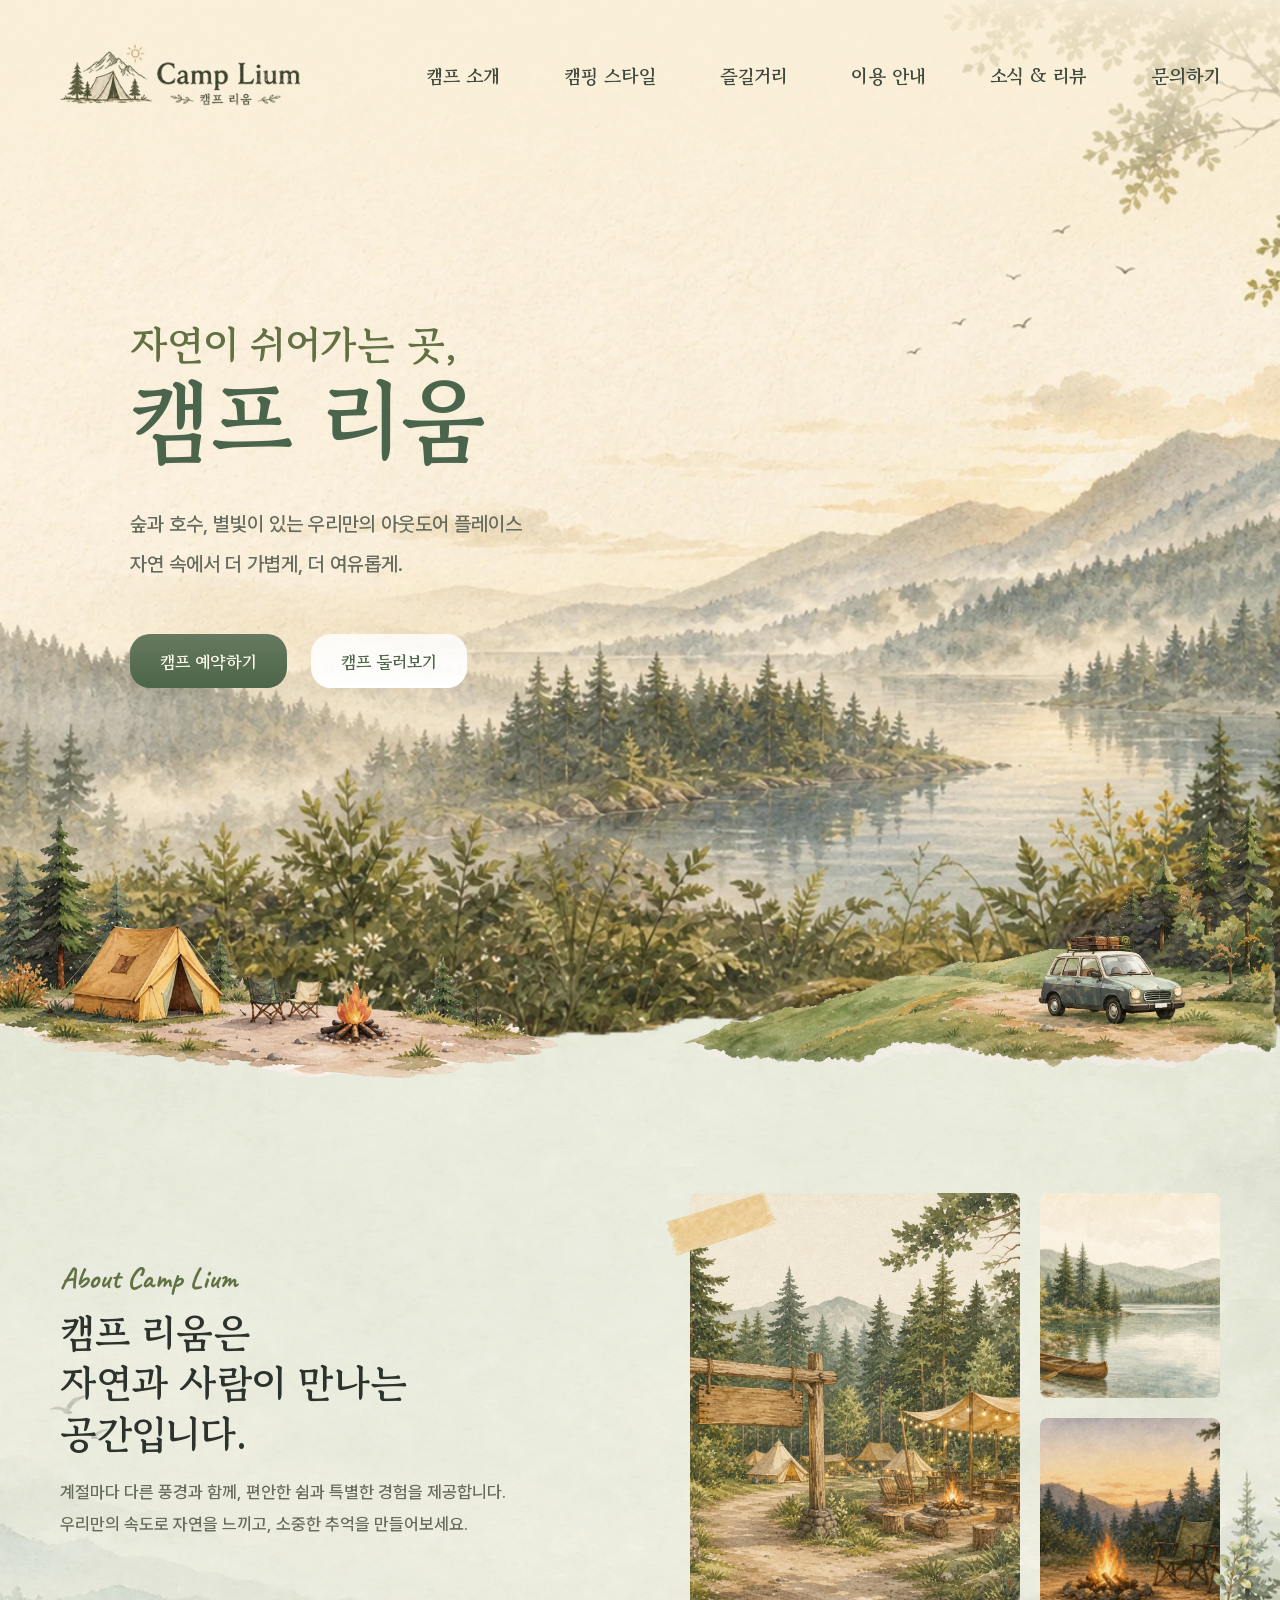
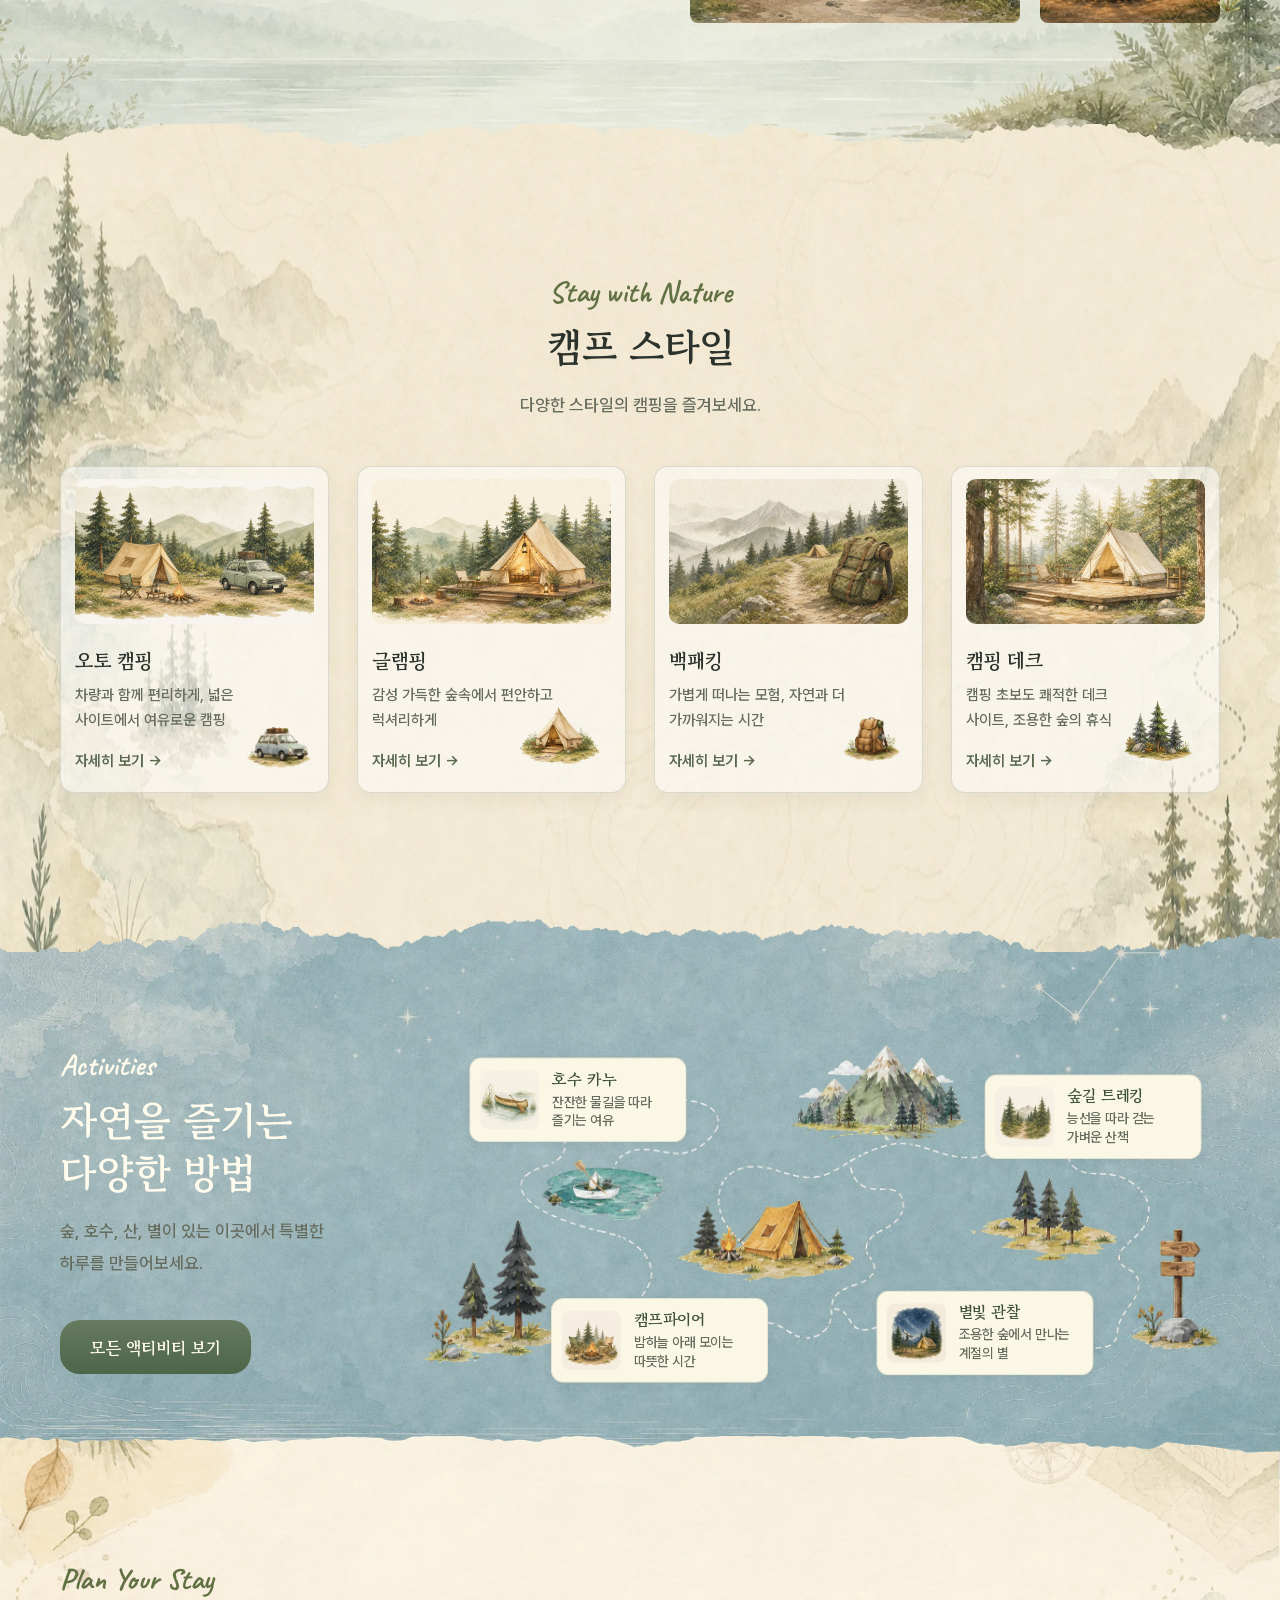
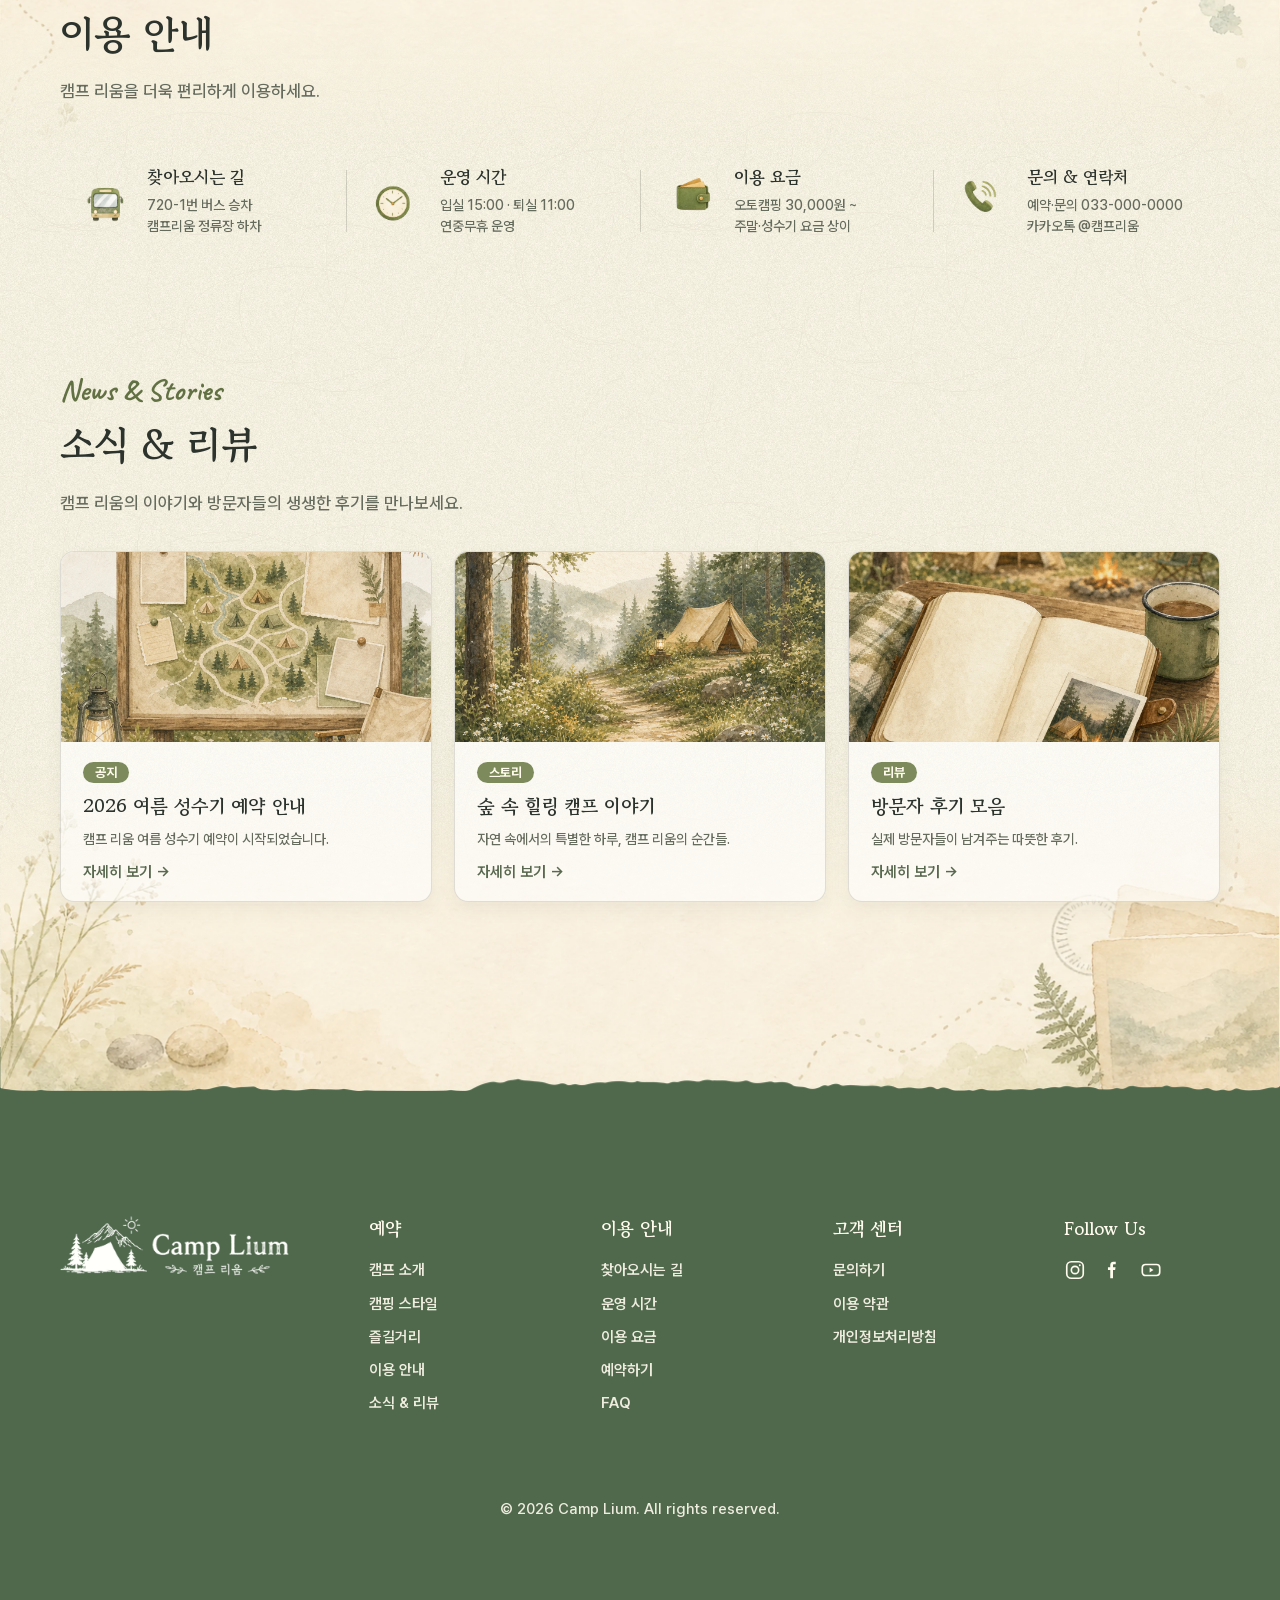
<file: index.html>
<!doctype html>
<html lang="ko">
  <head>
    <meta charset="utf-8" />
    <meta name="viewport" content="width=device-width, initial-scale=1" />
    <title>Camp Lium</title>
    <link rel="preload" as="image" href="assets/elements/hero-paper-bg2.webp" />
    <link rel="preload" as="image" href="assets/elements/hero-camp-left.webp" />
    <link rel="preload" as="image" href="assets/elements/hero-camp-right.webp" />
    <link rel="stylesheet" href="styles.css?v=20260711x" />
  </head>
  <body>
    <header class="site-header">
      <a class="brand" href="#top"><img src="assets/elements/brand.webp" alt="Camp Lium" /></a>
      <nav class="nav" id="primary-nav" aria-label="주요 메뉴">
        <a href="#about">캠프 소개</a>
        <a href="#style">캠핑 스타일</a>
        <a href="#activities">즐길거리</a>
        <a href="#guide">이용 안내</a>
        <a href="#news">소식 & 리뷰</a>
        <a href="contact.html">문의하기</a>
      </nav>
      <button class="nav-toggle" type="button" aria-label="메뉴 열기" aria-expanded="false" aria-controls="primary-nav">
        <span class="nav-toggle-bar"></span>
        <span class="nav-toggle-bar"></span>
        <span class="nav-toggle-bar"></span>
      </button>
    </header>

    <main id="top">
      <section class="hero">
        <div class="wrap hero-grid">
          <div class="hero-copy">
            <p class="hero-kicker">자연이 쉬어가는 곳,</p>
            <h1>캠프 리움</h1>
            <p class="hero-desc">숲과 호수, 별빛이 있는 우리만의 아웃도어 플레이스<br />자연 속에서 더 가볍게, 더 여유롭게.</p>
            <div class="actions">
              <a class="btn primary" href="reserve.html">캠프 예약하기</a>
              <a class="btn outline" href="#style">캠프 둘러보기</a>
            </div>
          </div>
        </div>
        <img class="hero-left-art" src="assets/elements/hero-camp-left.webp" alt="" />
        <img class="hero-right-art" src="assets/elements/hero-camp-right.webp" alt="" />
      </section>

      <section id="about" class="about">
        <div class="wrap about-grid">
          <div class="section-copy">
            <p class="script">About Camp Lium</p>
            <h2>캠프 리움은<br />자연과 사람이 만나는 공간입니다.</h2>
            <p>계절마다 다른 풍경과 함께, 편안한 쉼과 특별한 경험을 제공합니다.<br />우리만의 속도로 자연을 느끼고, 소중한 추억을 만들어보세요.</p>
          </div>
          <div class="about-gallery">
            <img class="tape" src="assets/elements/about-tape.webp" alt="" />
            <img class="about-main-img photo" src="assets/elements/about-camp-main.webp" alt="캠프 소개 이미지" />
            <div class="about-side">
              <img class="photo" src="assets/elements/about-camp-small-top.webp" alt="호숫가 캠핑 이미지" />
              <img class="photo" src="assets/elements/about-camp-small-bottom.webp" alt="캠프파이어 이미지" />
            </div>
            <img class="about-plant" src="assets/elements/about-plant.webp" alt="" />
          </div>
        </div>
      </section>

      <section id="style" class="camp-style">
        <div class="wrap">
          <div class="title-center">
            <p class="script">Stay with Nature</p>
            <h2>캠프 스타일</h2>
            <p>다양한 스타일의 캠핑을 즐겨보세요.</p>
          </div>
          <div class="style-grid">
            <article class="style-card">
              <img class="style-thumb" src="assets/elements/style-auto-thumb.webp" alt="오토 캠핑 이미지" />
              <h3>오토 캠핑</h3>
              <p>차량과 함께 편리하게, 넓은 사이트에서 여유로운 캠핑</p>
              <a href="style-auto.html">자세히 보기 →</a>
              <img class="style-icon car" src="assets/elements/style-car.webp" alt="" />
            </article>
            <article class="style-card">
              <img class="style-thumb" src="assets/elements/style-glamping-thumb.webp" alt="글램핑 이미지" />
              <h3>글램핑</h3>
              <p>감성 가득한 숲속에서 편안하고 럭셔리하게</p>
              <a href="style-glamping.html">자세히 보기 →</a>
              <img class="style-icon tent" src="assets/elements/style-tent.webp" alt="" />
            </article>
            <article class="style-card">
              <img class="style-thumb" src="assets/elements/style-backpacking-thumb.webp" alt="백패킹 이미지" />
              <h3>백패킹</h3>
              <p>가볍게 떠나는 모험, 자연과 더 가까워지는 시간</p>
              <a href="style-backpacking.html">자세히 보기 →</a>
              <img class="style-icon bag" src="assets/elements/style-bag.webp" alt="" />
            </article>
            <article class="style-card">
              <img class="style-thumb" src="assets/elements/style-deck-thumb.webp" alt="캠핑 데크 이미지" />
              <h3>캠핑 데크</h3>
              <p>캠핑 초보도 쾌적한 데크 사이트, 조용한 숲의 휴식</p>
              <a href="style-deck.html">자세히 보기 →</a>
              <img class="style-icon tree" src="assets/elements/style-tree.webp" alt="" />
            </article>
          </div>
        </div>
      </section>

      <section id="activities" class="activities">
        <img class="torn torn-activities" src="assets/elements/camp-style-torn-bottom.webp" alt="" />
        <div class="wrap activity-grid">
          <div class="activity-copy">
            <p class="script">Activities</p>
            <h2>자연을 즐기는<br />다양한 방법</h2>
            <p>숲, 호수, 산, 별이 있는 이곳에서 특별한 하루를 만들어보세요.</p>
            <a class="btn primary" href="activities.html">모든 액티비티 보기</a>
          </div>
          <div class="map-area">
            <img class="activity-map" src="assets/elements/activities-map.webp" alt="액티비티 지도" />
            <a class="activity-pin pin-lake" href="act-canoe.html">
              <img src="assets/elements/activity-canoe-thumb.webp" alt="" />
              <div>
                <strong>호수 카누</strong>
                <span>잔잔한 물길을 따라 즐기는 여유</span>
              </div>
            </a>
            <a class="activity-pin pin-mountain" href="act-trekking.html">
              <img src="assets/elements/activity-trekking-thumb.webp" alt="" />
              <div>
                <strong>숲길 트레킹</strong>
                <span>능선을 따라 걷는 가벼운 산책</span>
              </div>
            </a>
            <a class="activity-pin pin-campfire" href="act-campfire.html">
              <img src="assets/elements/activity-campfire-thumb.webp" alt="" />
              <div>
                <strong>캠프파이어</strong>
                <span>밤하늘 아래 모이는 따뜻한 시간</span>
              </div>
            </a>
            <a class="activity-pin pin-stargazing" href="act-stargazing.html">
              <img src="assets/elements/activity-stargazing-thumb.webp" alt="" />
              <div>
                <strong>별빛 관찰</strong>
                <span>조용한 숲에서 만나는 계절의 별</span>
              </div>
            </a>
          </div>
        </div>
      </section>

      <div class="guide-news-bg">
      <section id="guide" class="guide">
        <div class="wrap">
          <div class="section-title">
            <p class="script">Plan Your Stay</p>
            <h2>이용 안내</h2>
            <p>캠프 리움을 더욱 편리하게 이용하세요.</p>
          </div>
          <div class="guide-bar">
            <div class="gb-item"><img src="assets/elements/guide-bus.webp" alt="" /><div><h3>찾아오시는 길</h3><p>720-1번 버스 승차<br />캠프리움 정류장 하차</p></div></div>
            <span class="gb-div"></span>
            <div class="gb-item"><img src="assets/elements/guide-clock.webp" alt="" /><div><h3>운영 시간</h3><p>입실 15:00 · 퇴실 11:00<br />연중무휴 운영</p></div></div>
            <span class="gb-div"></span>
            <div class="gb-item"><img src="assets/elements/guide-wallet.webp" alt="" /><div><h3>이용 요금</h3><p>오토캠핑 30,000원 ~<br />주말·성수기 요금 상이</p></div></div>
            <span class="gb-div"></span>
            <div class="gb-item"><img src="assets/elements/guide-phone.webp" alt="" /><div><h3>문의 & 연락처</h3><p>예약·문의 033-000-0000<br />카카오톡 @캠프리움</p></div></div>
          </div>
        </div>
      </section>

      <section id="news" class="news">
        <div class="wrap">
          <div class="section-title">
            <p class="script">News &amp; Stories</p>
            <h2>소식 & 리뷰</h2>
            <p>캠프 리움의 이야기와 방문자들의 생생한 후기를 만나보세요.</p>
          </div>
          <div class="news-photo">
            <article class="np-card"><img src="assets/elements/news-reservation-thumb.webp" alt="" /><div class="np-body"><span>공지</span><h3>2026 여름 성수기 예약 안내</h3><p>캠프 리움 여름 성수기 예약이 시작되었습니다.</p><a href="news-reservation.html">자세히 보기 →</a></div></article>
            <article class="np-card"><img src="assets/elements/news-story-thumb.webp" alt="" /><div class="np-body"><span>스토리</span><h3>숲 속 힐링 캠프 이야기</h3><p>자연 속에서의 특별한 하루, 캠프 리움의 순간들.</p><a href="news-story.html">자세히 보기 →</a></div></article>
            <article class="np-card"><img src="assets/elements/news-review-thumb.webp" alt="" /><div class="np-body"><span>리뷰</span><h3>방문자 후기 모음</h3><p>실제 방문자들이 남겨주는 따뜻한 후기.</p><a href="news-review.html">자세히 보기 →</a></div></article>
          </div>
        </div>
      </section>
      </div>
    </main>

    <footer class="footer">
      <div class="wrap footer-grid">
        <div class="footer-brand"><img src="assets/elements/brand.webp" alt="Camp Lium" /></div>
        <div><h3>예약</h3><a>캠프 소개</a><a>캠핑 스타일</a><a>즐길거리</a><a>이용 안내</a><a>소식 & 리뷰</a></div>
        <div><h3>이용 안내</h3><a>찾아오시는 길</a><a>운영 시간</a><a>이용 요금</a><a>예약하기</a><a>FAQ</a></div>
        <div><h3>고객 센터</h3><a href="contact.html">문의하기</a><a>이용 약관</a><a>개인정보처리방침</a></div>
        <div><h3>Follow Us</h3>
          <div class="social">
            <a href="#" aria-label="Instagram"><svg viewBox="0 0 24 24" fill="none" stroke="currentColor" stroke-width="1.8"><rect x="3" y="3" width="18" height="18" rx="5"/><circle cx="12" cy="12" r="4"/><circle cx="17.2" cy="6.8" r="1" fill="currentColor" stroke="none"/></svg></a>
            <a href="#" aria-label="Facebook"><svg viewBox="0 0 24 24" fill="currentColor"><path d="M15 3h-2.5C10 3 9 4.6 9 6.7V9H6.5v3H9v9h3v-9h2.3l.5-3H12V6.9c0-.8.3-1.1 1.2-1.1H15V3z"/></svg></a>
            <a href="#" aria-label="YouTube"><svg viewBox="0 0 24 24" fill="none" stroke="currentColor" stroke-width="1.8"><rect x="2.5" y="6" width="19" height="12" rx="3.5"/><path d="M10.5 9.2l4.2 2.8-4.2 2.8z" fill="currentColor" stroke="none"/></svg></a>
          </div>
        </div>
      </div>
      <p class="copyright">© 2026 Camp Lium. All rights reserved.</p>
    </footer>

    <script>
      (function () {
        var btn = document.querySelector(".nav-toggle");
        var nav = document.getElementById("primary-nav");
        if (!btn || !nav) return;
        function setOpen(open) {
          nav.classList.toggle("open", open);
          btn.classList.toggle("is-open", open);
          btn.setAttribute("aria-expanded", open ? "true" : "false");
          btn.setAttribute("aria-label", open ? "메뉴 닫기" : "메뉴 열기");
        }
        btn.addEventListener("click", function () {
          setOpen(!nav.classList.contains("open"));
        });
        nav.addEventListener("click", function (e) {
          if (e.target.closest("a")) setOpen(false);
        });
      })();
    </script>
  </body>
</html>
</file>
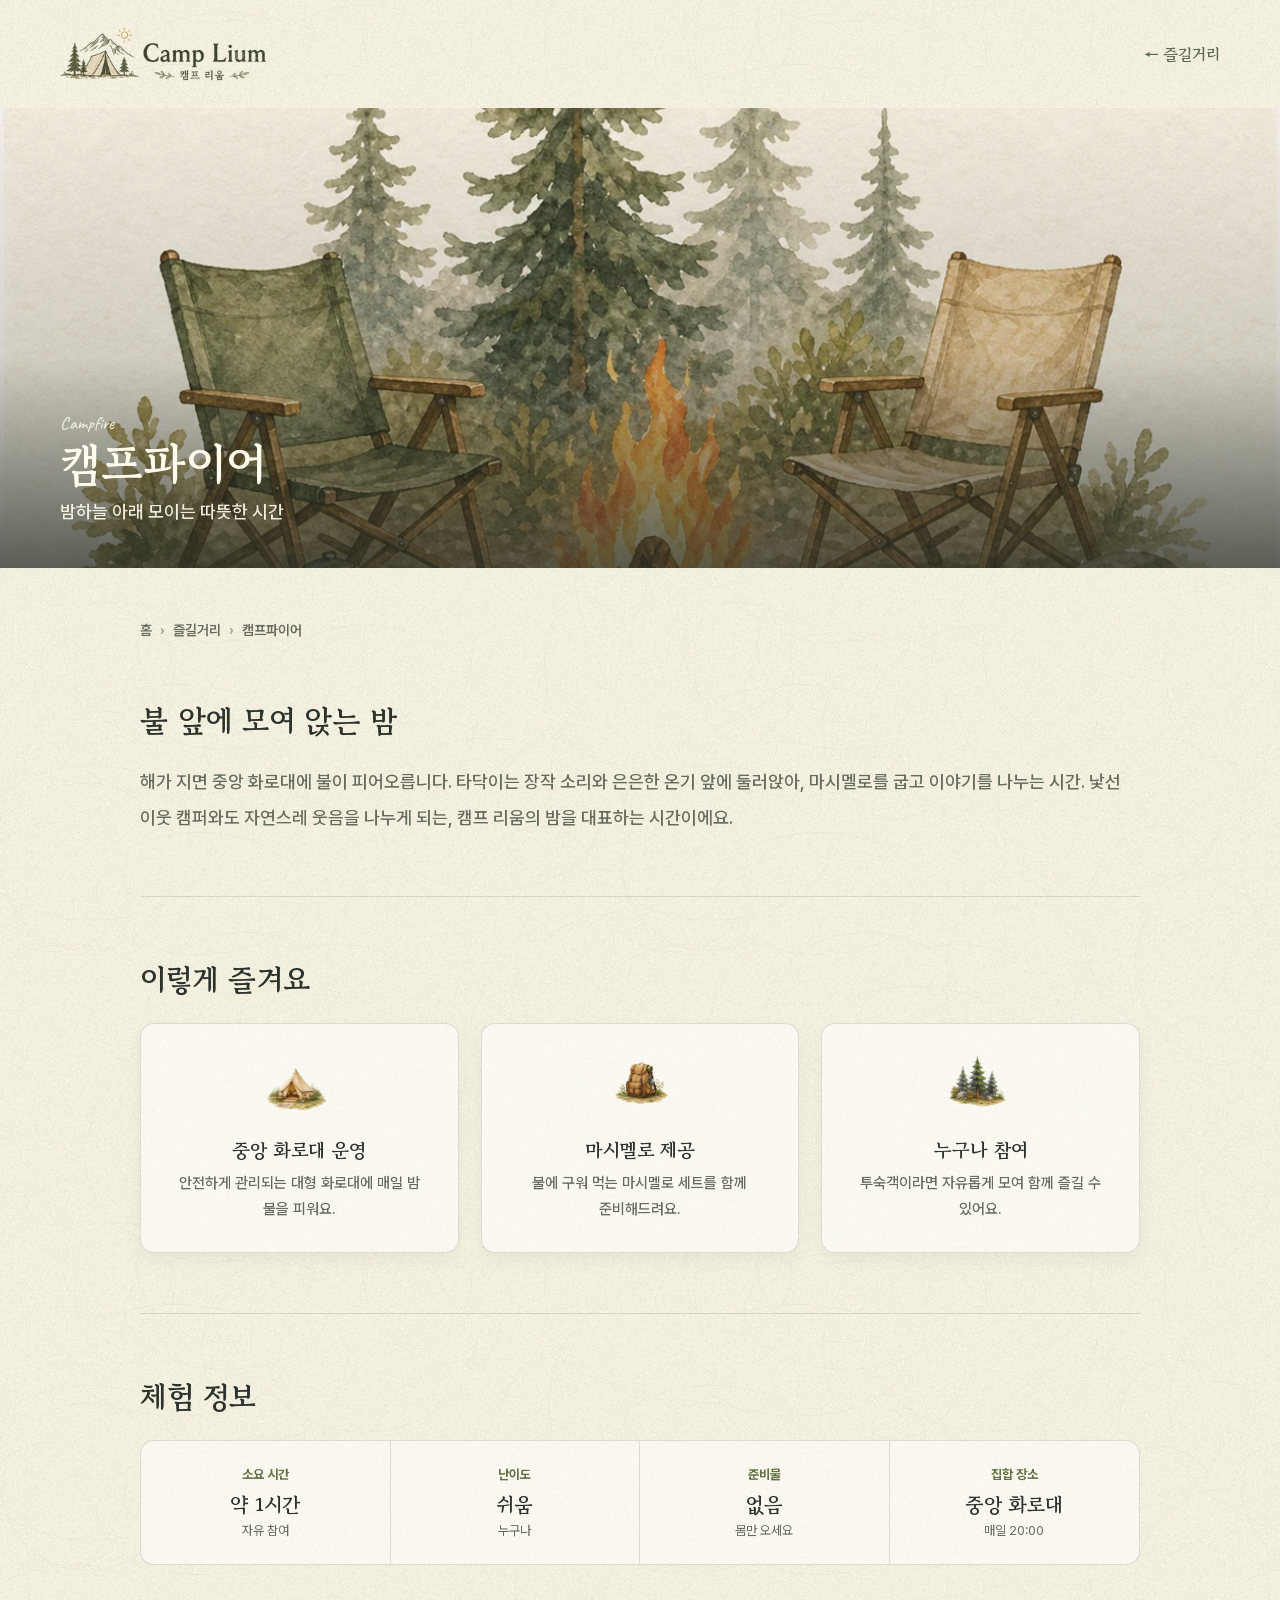
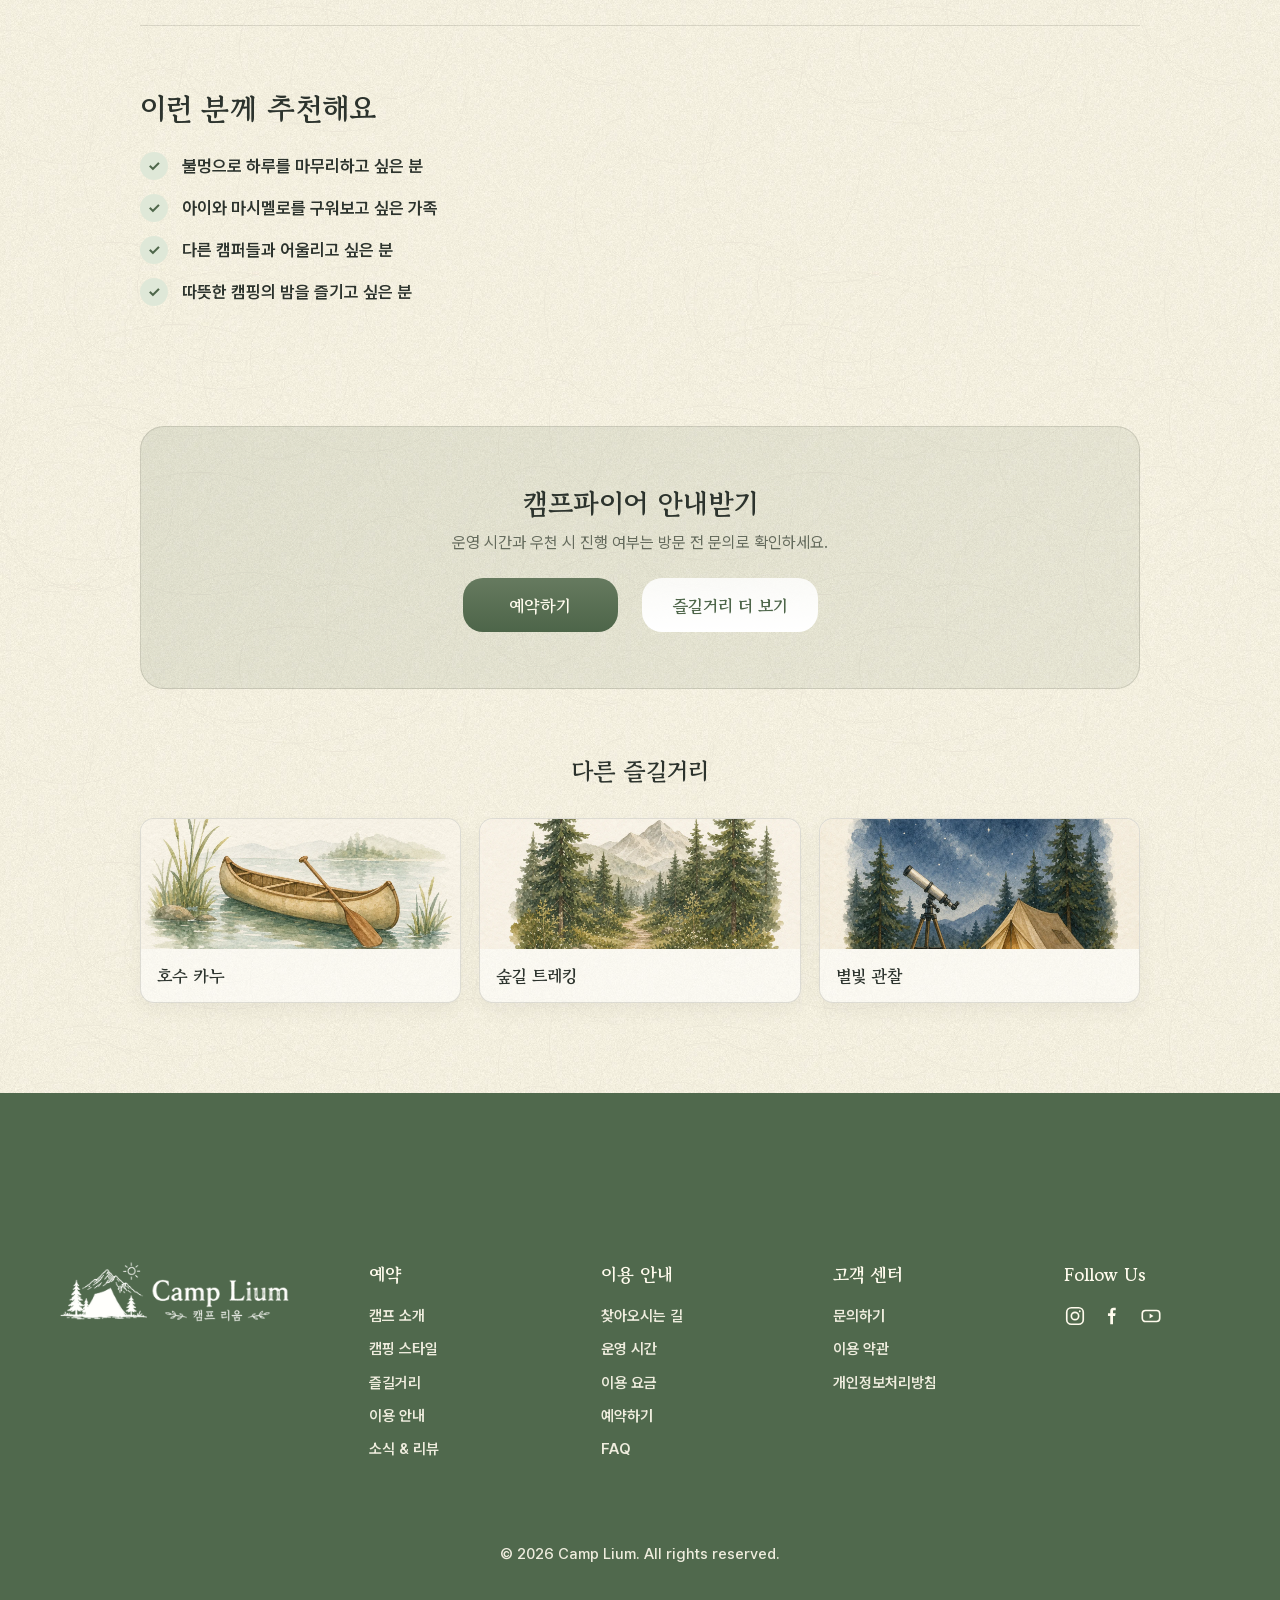
<file: act-campfire.html>
<!doctype html>
<html lang="ko">
  <head>
    <meta charset="utf-8" />
    <meta name="viewport" content="width=device-width, initial-scale=1" />
    <title>캠프파이어 · Camp Lium</title>
    <link rel="stylesheet" href="styles.css?v=20260711x" />
    <link rel="stylesheet" href="detail.css?v=20260716a" />
  </head>
  <body>
    <header class="detail-top">
      <a class="brand" href="index.html"><img src="assets/elements/brand.webp" alt="Camp Lium" /></a>
      <a class="detail-back" href="index.html#activities">← 즐길거리</a>
    </header>

    <main>
      <section class="detail-hero">
        <img src="assets/elements/activity-campfire-thumb.webp" alt="캠프파이어" />
        <div class="detail-hero-copy">
          <p class="script">Campfire</p>
          <h1>캠프파이어</h1>
          <p>밤하늘 아래 모이는 따뜻한 시간</p>
        </div>
      </section>

      <nav class="breadcrumb" aria-label="위치">
        <a href="index.html">홈</a><span>›</span><a href="index.html#activities">즐길거리</a><span>›</span>캠프파이어
      </nav>

      <div class="detail-wrap">
        <section class="detail-section">
          <h2>불 앞에 모여 앉는 밤</h2>
          <p class="detail-lead">해가 지면 중앙 화로대에 불이 피어오릅니다. 타닥이는 장작 소리와 은은한 온기 앞에 둘러앉아, 마시멜로를 굽고 이야기를 나누는 시간. 낯선 이웃 캠퍼와도 자연스레 웃음을 나누게 되는, 캠프 리움의 밤을 대표하는 시간이에요.</p>
        </section>
        <section class="detail-section">
          <h2>이렇게 즐겨요</h2>
          <div class="feature-grid">
            <article class="feature-card">
              <img src="assets/elements/style-tent.webp" alt="" />
              <div>
                <h3>중앙 화로대 운영</h3>
                <p>안전하게 관리되는 대형 화로대에 매일 밤 불을 피워요.</p>
              </div>
            </article>
            <article class="feature-card">
              <img src="assets/elements/style-bag.webp" alt="" />
              <div>
                <h3>마시멜로 제공</h3>
                <p>불에 구워 먹는 마시멜로 세트를 함께 준비해드려요.</p>
              </div>
            </article>
            <article class="feature-card">
              <img src="assets/elements/style-tree.webp" alt="" />
              <div>
                <h3>누구나 참여</h3>
                <p>투숙객이라면 자유롭게 모여 함께 즐길 수 있어요.</p>
              </div>
            </article>
          </div>
        </section>
        <section class="detail-section">
          <h2>체험 정보</h2>
          <div class="info-bar">
            <div class="info-item"><span class="k">소요 시간</span><span class="v">약 1시간</span><span class="s">자유 참여</span></div>
            <div class="info-item"><span class="k">난이도</span><span class="v">쉬움</span><span class="s">누구나</span></div>
            <div class="info-item"><span class="k">준비물</span><span class="v">없음</span><span class="s">몸만 오세요</span></div>
            <div class="info-item"><span class="k">집합 장소</span><span class="v">중앙 화로대</span><span class="s">매일 20:00</span></div>
          </div>
        </section>
        <section class="detail-section">
          <h2>이런 분께 추천해요</h2>
          <ul class="reco">
            <li>불멍으로 하루를 마무리하고 싶은 분</li>
            <li>아이와 마시멜로를 구워보고 싶은 가족</li>
            <li>다른 캠퍼들과 어울리고 싶은 분</li>
            <li>따뜻한 캠핑의 밤을 즐기고 싶은 분</li>
          </ul>
        </section>
      </div>

      <section class="detail-cta">
        <h2>캠프파이어 안내받기</h2>
        <p>운영 시간과 우천 시 진행 여부는 방문 전 문의로 확인하세요.</p>
        <div class="actions">
          <a class="btn primary" href="reserve.html">예약하기</a>
          <a class="btn outline" href="index.html#activities">즐길거리 더 보기</a>
        </div>
      </section>

      <section class="more-styles">
        <h2>다른 즐길거리</h2>
        <div class="more-grid">
          <a class="more-card" href="act-canoe.html"><img src="assets/elements/activity-canoe-thumb.webp" alt="" /><span>호수 카누</span></a>
          <a class="more-card" href="act-trekking.html"><img src="assets/elements/activity-trekking-thumb.webp" alt="" /><span>숲길 트레킹</span></a>
          <a class="more-card" href="act-stargazing.html"><img src="assets/elements/activity-stargazing-thumb.webp" alt="" /><span>별빛 관찰</span></a>
        </div>
      </section>
    </main>

    <footer class="footer">
      <div class="wrap footer-grid">
        <div class="footer-brand"><img src="assets/elements/brand.webp" alt="Camp Lium" /></div>
        <div><h3>예약</h3><a href="index.html#about">캠프 소개</a><a href="index.html#style">캠핑 스타일</a><a href="index.html#activities">즐길거리</a><a href="index.html#guide">이용 안내</a><a href="index.html#news">소식 & 리뷰</a></div>
        <div><h3>이용 안내</h3><a href="index.html#guide">찾아오시는 길</a><a href="index.html#guide">운영 시간</a><a href="index.html#guide">이용 요금</a><a href="index.html#guide">예약하기</a><a href="index.html#guide">FAQ</a></div>
        <div><h3>고객 센터</h3><a href="contact.html">문의하기</a><a>이용 약관</a><a>개인정보처리방침</a></div>
        <div><h3>Follow Us</h3>
          <div class="social">
            <a href="#" aria-label="Instagram"><svg viewBox="0 0 24 24" fill="none" stroke="currentColor" stroke-width="1.8"><rect x="3" y="3" width="18" height="18" rx="5"/><circle cx="12" cy="12" r="4"/><circle cx="17.2" cy="6.8" r="1" fill="currentColor" stroke="none"/></svg></a>
            <a href="#" aria-label="Facebook"><svg viewBox="0 0 24 24" fill="currentColor"><path d="M15 3h-2.5C10 3 9 4.6 9 6.7V9H6.5v3H9v9h3v-9h2.3l.5-3H12V6.9c0-.8.3-1.1 1.2-1.1H15V3z"/></svg></a>
            <a href="#" aria-label="YouTube"><svg viewBox="0 0 24 24" fill="none" stroke="currentColor" stroke-width="1.8"><rect x="2.5" y="6" width="19" height="12" rx="3.5"/><path d="M10.5 9.2l4.2 2.8-4.2 2.8z" fill="currentColor" stroke="none"/></svg></a>
          </div>
        </div>
      </div>
      <p class="copyright">© 2026 Camp Lium. All rights reserved.</p>
    </footer>
  </body>
</html>
</file>
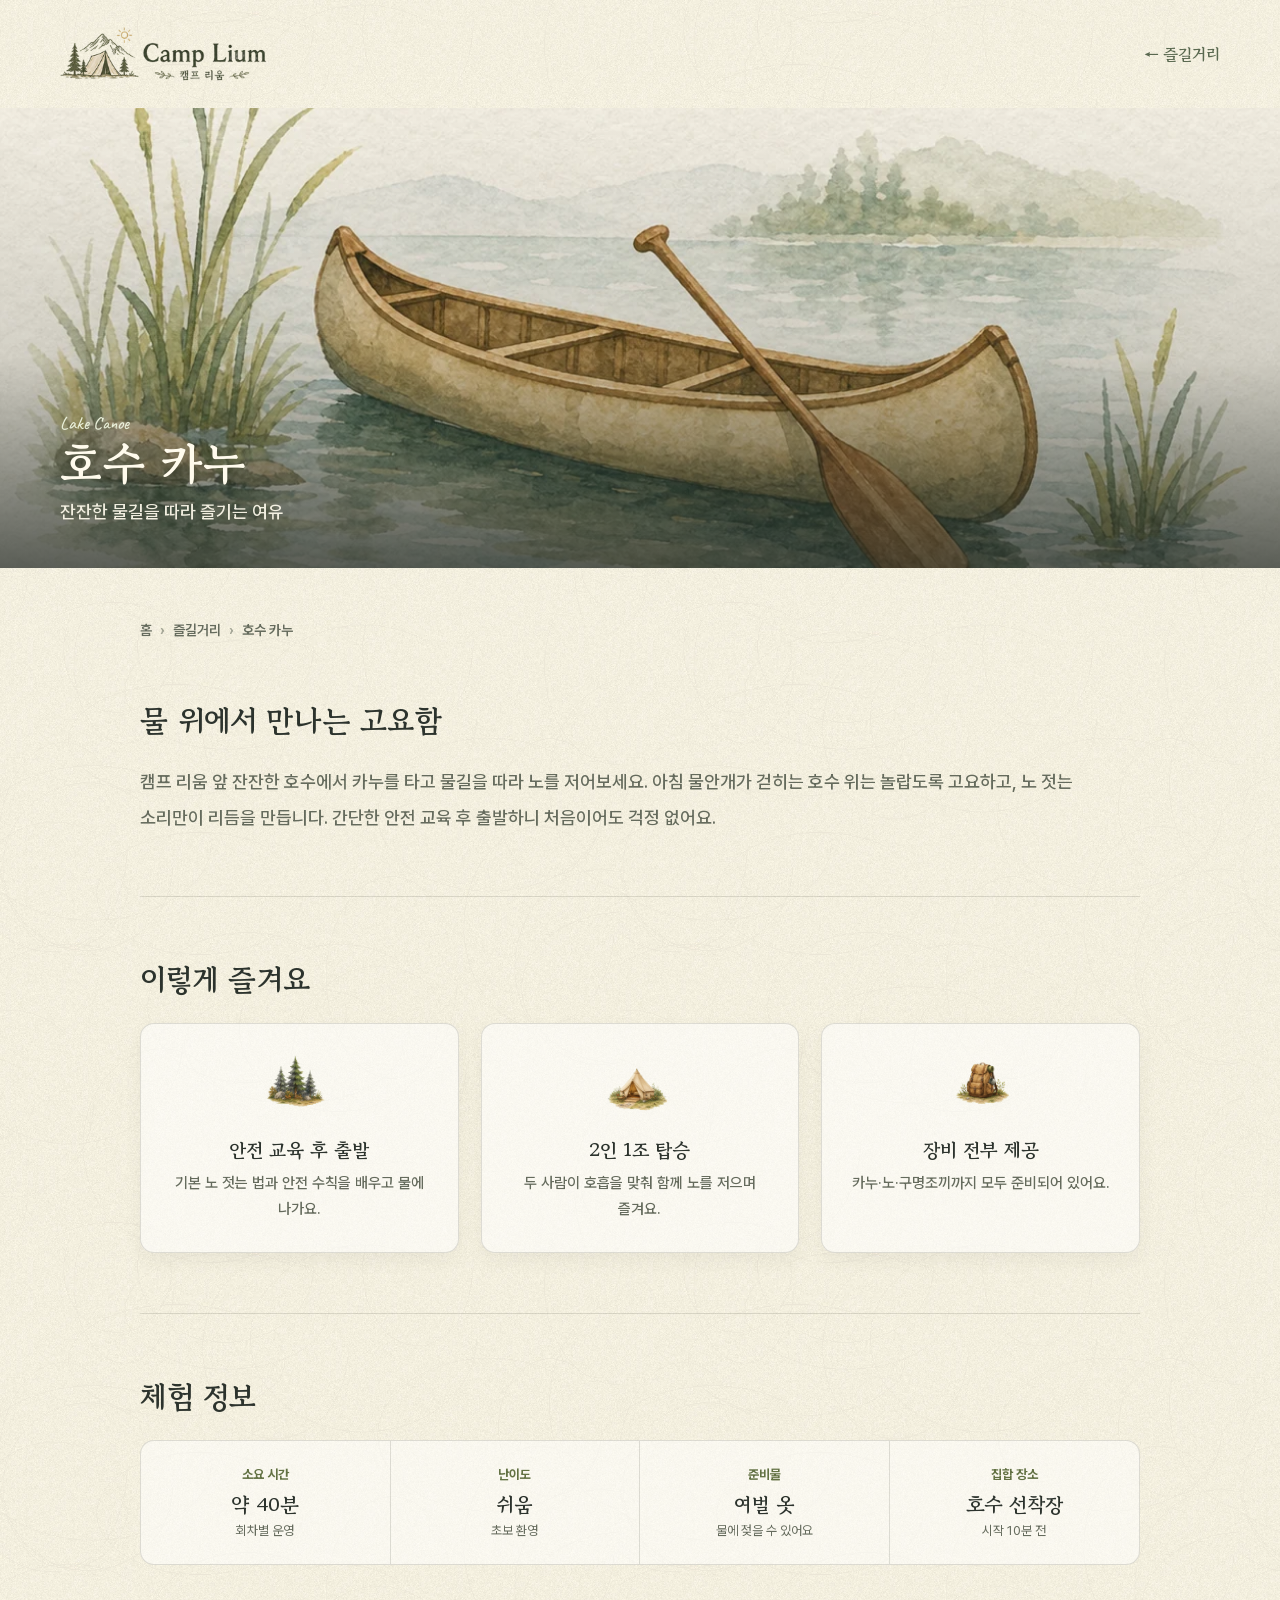
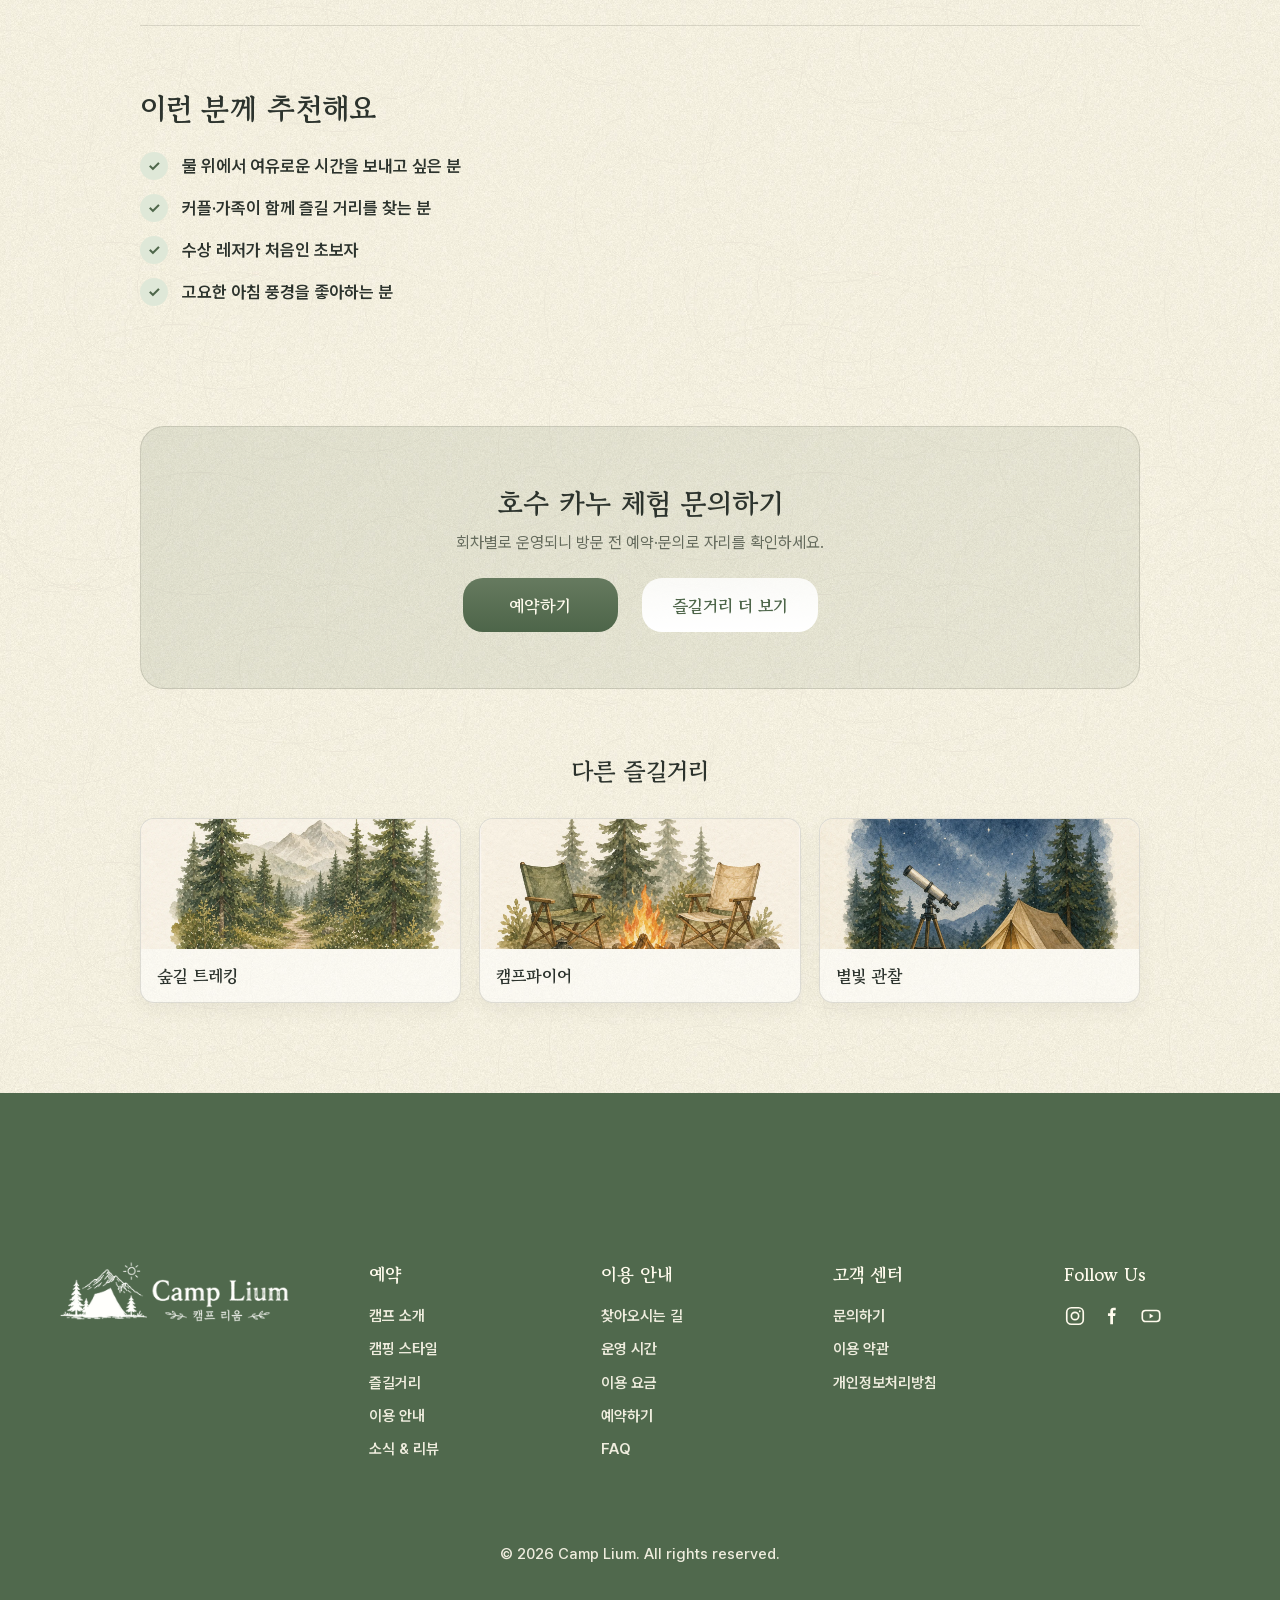
<file: act-canoe.html>
<!doctype html>
<html lang="ko">
  <head>
    <meta charset="utf-8" />
    <meta name="viewport" content="width=device-width, initial-scale=1" />
    <title>호수 카누 · Camp Lium</title>
    <link rel="stylesheet" href="styles.css?v=20260711x" />
    <link rel="stylesheet" href="detail.css?v=20260716a" />
  </head>
  <body>
    <header class="detail-top">
      <a class="brand" href="index.html"><img src="assets/elements/brand.webp" alt="Camp Lium" /></a>
      <a class="detail-back" href="index.html#activities">← 즐길거리</a>
    </header>

    <main>
      <section class="detail-hero">
        <img src="assets/elements/activity-canoe-thumb.webp" alt="호수 카누" />
        <div class="detail-hero-copy">
          <p class="script">Lake Canoe</p>
          <h1>호수 카누</h1>
          <p>잔잔한 물길을 따라 즐기는 여유</p>
        </div>
      </section>

      <nav class="breadcrumb" aria-label="위치">
        <a href="index.html">홈</a><span>›</span><a href="index.html#activities">즐길거리</a><span>›</span>호수 카누
      </nav>

      <div class="detail-wrap">
        <section class="detail-section">
          <h2>물 위에서 만나는 고요함</h2>
          <p class="detail-lead">캠프 리움 앞 잔잔한 호수에서 카누를 타고 물길을 따라 노를 저어보세요. 아침 물안개가 걷히는 호수 위는 놀랍도록 고요하고, 노 젓는 소리만이 리듬을 만듭니다. 간단한 안전 교육 후 출발하니 처음이어도 걱정 없어요.</p>
        </section>
        <section class="detail-section">
          <h2>이렇게 즐겨요</h2>
          <div class="feature-grid">
            <article class="feature-card">
              <img src="assets/elements/style-tree.webp" alt="" />
              <div>
                <h3>안전 교육 후 출발</h3>
                <p>기본 노 젓는 법과 안전 수칙을 배우고 물에 나가요.</p>
              </div>
            </article>
            <article class="feature-card">
              <img src="assets/elements/style-tent.webp" alt="" />
              <div>
                <h3>2인 1조 탑승</h3>
                <p>두 사람이 호흡을 맞춰 함께 노를 저으며 즐겨요.</p>
              </div>
            </article>
            <article class="feature-card">
              <img src="assets/elements/style-bag.webp" alt="" />
              <div>
                <h3>장비 전부 제공</h3>
                <p>카누·노·구명조끼까지 모두 준비되어 있어요.</p>
              </div>
            </article>
          </div>
        </section>
        <section class="detail-section">
          <h2>체험 정보</h2>
          <div class="info-bar">
            <div class="info-item"><span class="k">소요 시간</span><span class="v">약 40분</span><span class="s">회차별 운영</span></div>
            <div class="info-item"><span class="k">난이도</span><span class="v">쉬움</span><span class="s">초보 환영</span></div>
            <div class="info-item"><span class="k">준비물</span><span class="v">여벌 옷</span><span class="s">물에 젖을 수 있어요</span></div>
            <div class="info-item"><span class="k">집합 장소</span><span class="v">호수 선착장</span><span class="s">시작 10분 전</span></div>
          </div>
        </section>
        <section class="detail-section">
          <h2>이런 분께 추천해요</h2>
          <ul class="reco">
            <li>물 위에서 여유로운 시간을 보내고 싶은 분</li>
            <li>커플·가족이 함께 즐길 거리를 찾는 분</li>
            <li>수상 레저가 처음인 초보자</li>
            <li>고요한 아침 풍경을 좋아하는 분</li>
          </ul>
        </section>
      </div>

      <section class="detail-cta">
        <h2>호수 카누 체험 문의하기</h2>
        <p>회차별로 운영되니 방문 전 예약·문의로 자리를 확인하세요.</p>
        <div class="actions">
          <a class="btn primary" href="reserve.html">예약하기</a>
          <a class="btn outline" href="index.html#activities">즐길거리 더 보기</a>
        </div>
      </section>

      <section class="more-styles">
        <h2>다른 즐길거리</h2>
        <div class="more-grid">
          <a class="more-card" href="act-trekking.html"><img src="assets/elements/activity-trekking-thumb.webp" alt="" /><span>숲길 트레킹</span></a>
          <a class="more-card" href="act-campfire.html"><img src="assets/elements/activity-campfire-thumb.webp" alt="" /><span>캠프파이어</span></a>
          <a class="more-card" href="act-stargazing.html"><img src="assets/elements/activity-stargazing-thumb.webp" alt="" /><span>별빛 관찰</span></a>
        </div>
      </section>
    </main>

    <footer class="footer">
      <div class="wrap footer-grid">
        <div class="footer-brand"><img src="assets/elements/brand.webp" alt="Camp Lium" /></div>
        <div><h3>예약</h3><a href="index.html#about">캠프 소개</a><a href="index.html#style">캠핑 스타일</a><a href="index.html#activities">즐길거리</a><a href="index.html#guide">이용 안내</a><a href="index.html#news">소식 & 리뷰</a></div>
        <div><h3>이용 안내</h3><a href="index.html#guide">찾아오시는 길</a><a href="index.html#guide">운영 시간</a><a href="index.html#guide">이용 요금</a><a href="index.html#guide">예약하기</a><a href="index.html#guide">FAQ</a></div>
        <div><h3>고객 센터</h3><a href="contact.html">문의하기</a><a>이용 약관</a><a>개인정보처리방침</a></div>
        <div><h3>Follow Us</h3>
          <div class="social">
            <a href="#" aria-label="Instagram"><svg viewBox="0 0 24 24" fill="none" stroke="currentColor" stroke-width="1.8"><rect x="3" y="3" width="18" height="18" rx="5"/><circle cx="12" cy="12" r="4"/><circle cx="17.2" cy="6.8" r="1" fill="currentColor" stroke="none"/></svg></a>
            <a href="#" aria-label="Facebook"><svg viewBox="0 0 24 24" fill="currentColor"><path d="M15 3h-2.5C10 3 9 4.6 9 6.7V9H6.5v3H9v9h3v-9h2.3l.5-3H12V6.9c0-.8.3-1.1 1.2-1.1H15V3z"/></svg></a>
            <a href="#" aria-label="YouTube"><svg viewBox="0 0 24 24" fill="none" stroke="currentColor" stroke-width="1.8"><rect x="2.5" y="6" width="19" height="12" rx="3.5"/><path d="M10.5 9.2l4.2 2.8-4.2 2.8z" fill="currentColor" stroke="none"/></svg></a>
          </div>
        </div>
      </div>
      <p class="copyright">© 2026 Camp Lium. All rights reserved.</p>
    </footer>
  </body>
</html>
</file>
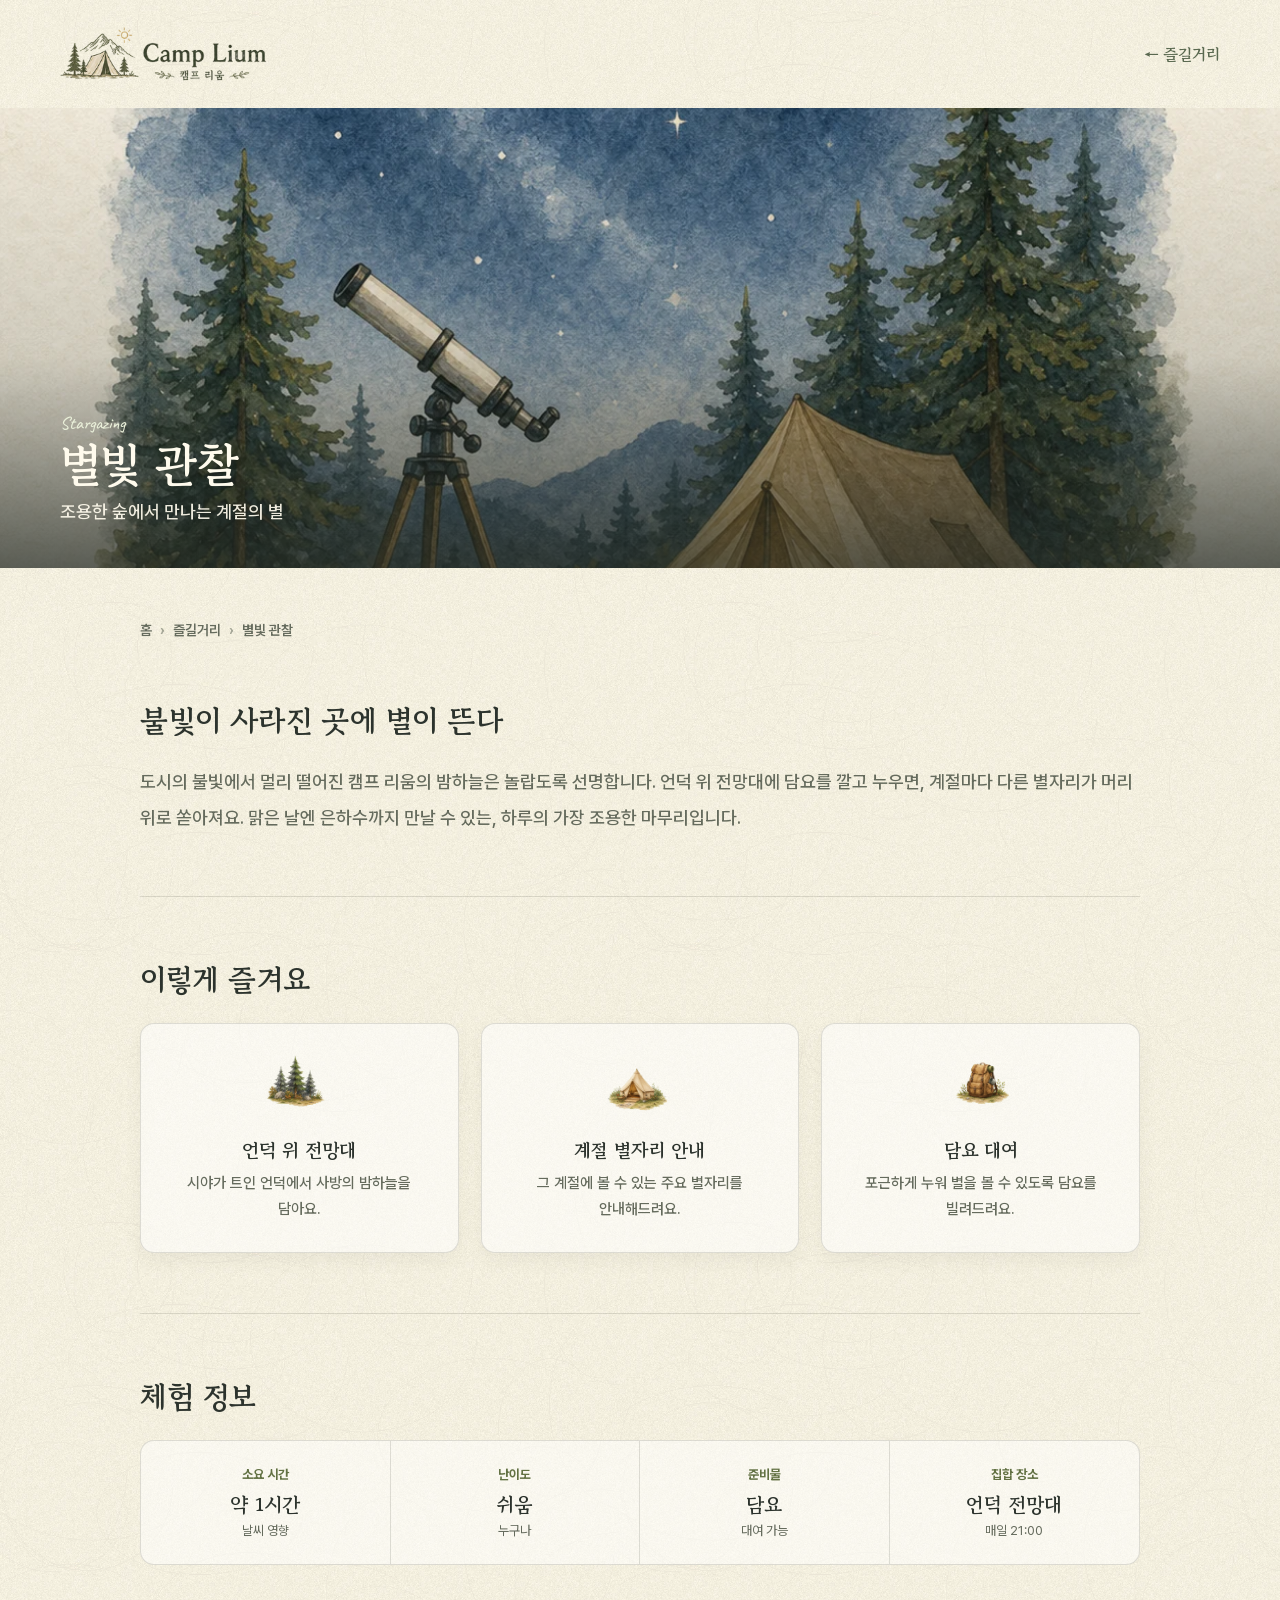
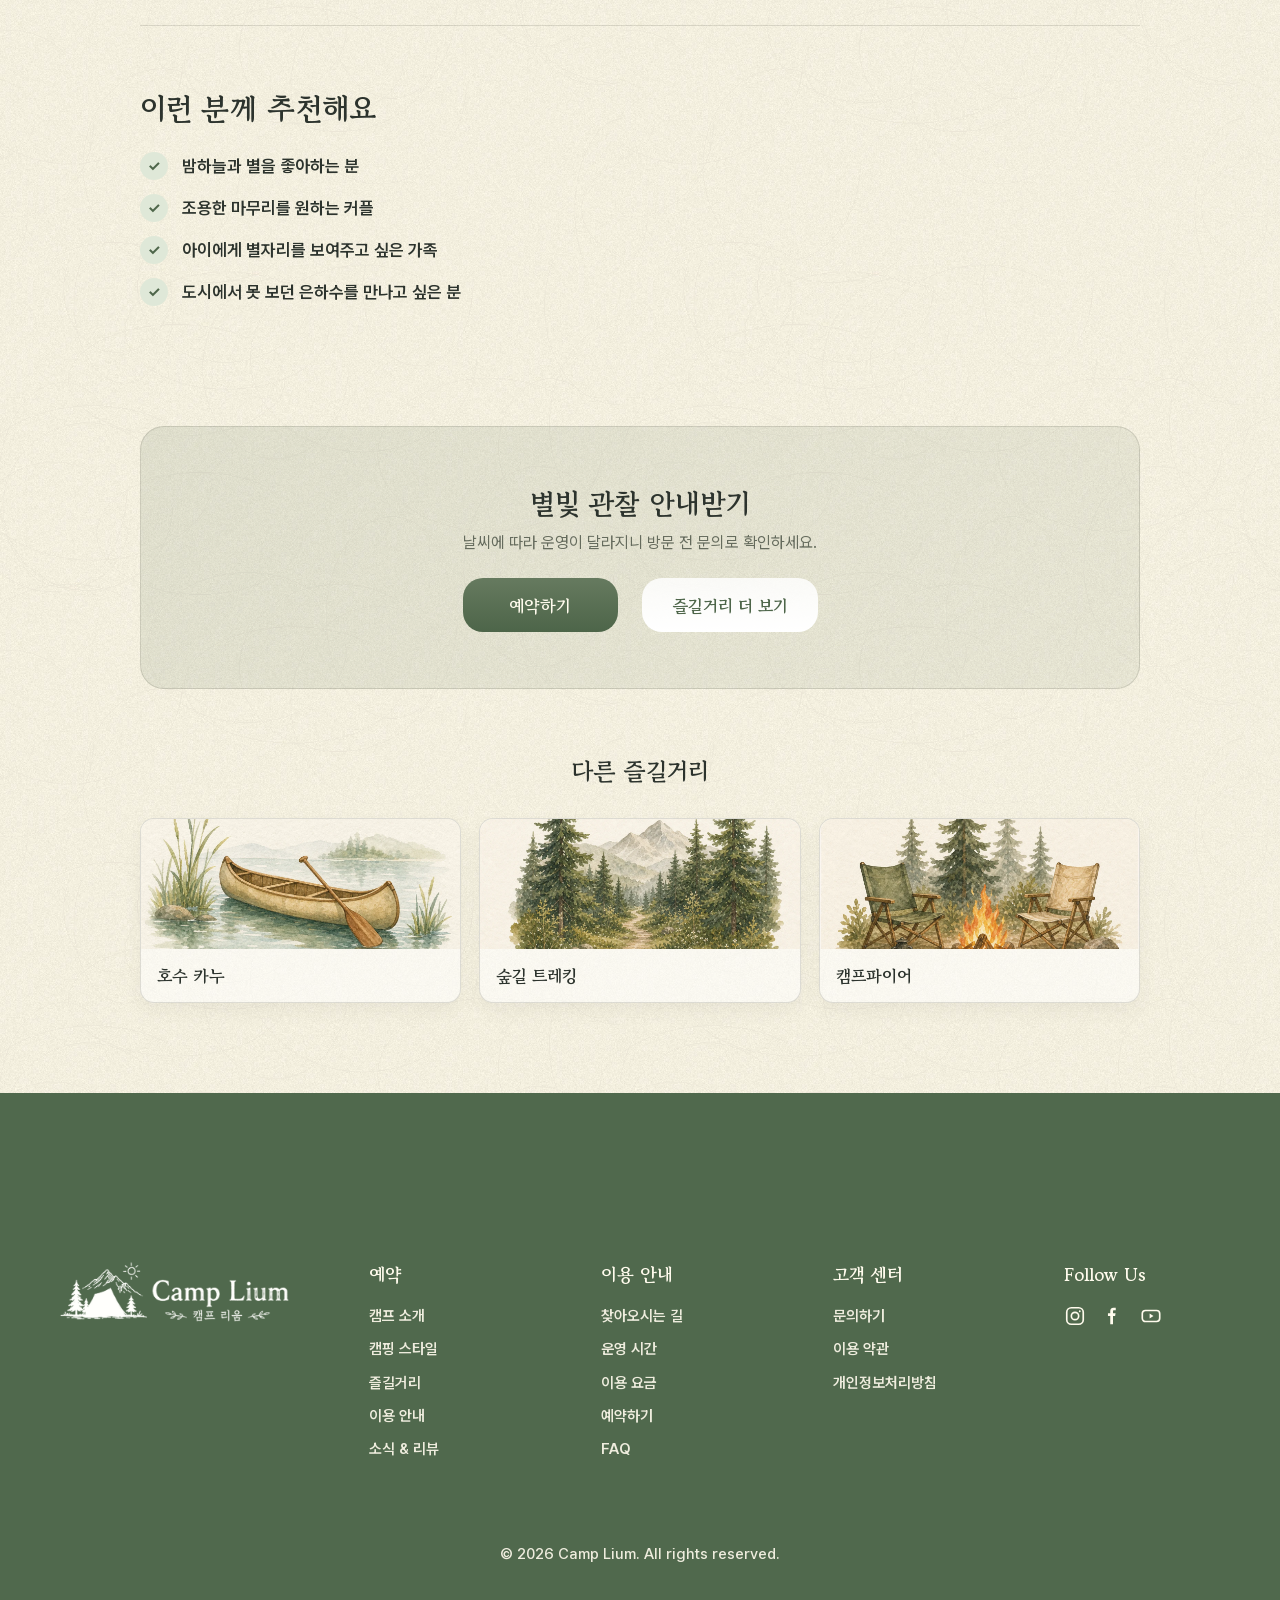
<file: act-stargazing.html>
<!doctype html>
<html lang="ko">
  <head>
    <meta charset="utf-8" />
    <meta name="viewport" content="width=device-width, initial-scale=1" />
    <title>별빛 관찰 · Camp Lium</title>
    <link rel="stylesheet" href="styles.css?v=20260711x" />
    <link rel="stylesheet" href="detail.css?v=20260716a" />
  </head>
  <body>
    <header class="detail-top">
      <a class="brand" href="index.html"><img src="assets/elements/brand.webp" alt="Camp Lium" /></a>
      <a class="detail-back" href="index.html#activities">← 즐길거리</a>
    </header>

    <main>
      <section class="detail-hero">
        <img src="assets/elements/activity-stargazing-thumb.webp" alt="별빛 관찰" />
        <div class="detail-hero-copy">
          <p class="script">Stargazing</p>
          <h1>별빛 관찰</h1>
          <p>조용한 숲에서 만나는 계절의 별</p>
        </div>
      </section>

      <nav class="breadcrumb" aria-label="위치">
        <a href="index.html">홈</a><span>›</span><a href="index.html#activities">즐길거리</a><span>›</span>별빛 관찰
      </nav>

      <div class="detail-wrap">
        <section class="detail-section">
          <h2>불빛이 사라진 곳에 별이 뜬다</h2>
          <p class="detail-lead">도시의 불빛에서 멀리 떨어진 캠프 리움의 밤하늘은 놀랍도록 선명합니다. 언덕 위 전망대에 담요를 깔고 누우면, 계절마다 다른 별자리가 머리 위로 쏟아져요. 맑은 날엔 은하수까지 만날 수 있는, 하루의 가장 조용한 마무리입니다.</p>
        </section>
        <section class="detail-section">
          <h2>이렇게 즐겨요</h2>
          <div class="feature-grid">
            <article class="feature-card">
              <img src="assets/elements/style-tree.webp" alt="" />
              <div>
                <h3>언덕 위 전망대</h3>
                <p>시야가 트인 언덕에서 사방의 밤하늘을 담아요.</p>
              </div>
            </article>
            <article class="feature-card">
              <img src="assets/elements/style-tent.webp" alt="" />
              <div>
                <h3>계절 별자리 안내</h3>
                <p>그 계절에 볼 수 있는 주요 별자리를 안내해드려요.</p>
              </div>
            </article>
            <article class="feature-card">
              <img src="assets/elements/style-bag.webp" alt="" />
              <div>
                <h3>담요 대여</h3>
                <p>포근하게 누워 별을 볼 수 있도록 담요를 빌려드려요.</p>
              </div>
            </article>
          </div>
        </section>
        <section class="detail-section">
          <h2>체험 정보</h2>
          <div class="info-bar">
            <div class="info-item"><span class="k">소요 시간</span><span class="v">약 1시간</span><span class="s">날씨 영향</span></div>
            <div class="info-item"><span class="k">난이도</span><span class="v">쉬움</span><span class="s">누구나</span></div>
            <div class="info-item"><span class="k">준비물</span><span class="v">담요</span><span class="s">대여 가능</span></div>
            <div class="info-item"><span class="k">집합 장소</span><span class="v">언덕 전망대</span><span class="s">매일 21:00</span></div>
          </div>
        </section>
        <section class="detail-section">
          <h2>이런 분께 추천해요</h2>
          <ul class="reco">
            <li>밤하늘과 별을 좋아하는 분</li>
            <li>조용한 마무리를 원하는 커플</li>
            <li>아이에게 별자리를 보여주고 싶은 가족</li>
            <li>도시에서 못 보던 은하수를 만나고 싶은 분</li>
          </ul>
        </section>
      </div>

      <section class="detail-cta">
        <h2>별빛 관찰 안내받기</h2>
        <p>날씨에 따라 운영이 달라지니 방문 전 문의로 확인하세요.</p>
        <div class="actions">
          <a class="btn primary" href="reserve.html">예약하기</a>
          <a class="btn outline" href="index.html#activities">즐길거리 더 보기</a>
        </div>
      </section>

      <section class="more-styles">
        <h2>다른 즐길거리</h2>
        <div class="more-grid">
          <a class="more-card" href="act-canoe.html"><img src="assets/elements/activity-canoe-thumb.webp" alt="" /><span>호수 카누</span></a>
          <a class="more-card" href="act-trekking.html"><img src="assets/elements/activity-trekking-thumb.webp" alt="" /><span>숲길 트레킹</span></a>
          <a class="more-card" href="act-campfire.html"><img src="assets/elements/activity-campfire-thumb.webp" alt="" /><span>캠프파이어</span></a>
        </div>
      </section>
    </main>

    <footer class="footer">
      <div class="wrap footer-grid">
        <div class="footer-brand"><img src="assets/elements/brand.webp" alt="Camp Lium" /></div>
        <div><h3>예약</h3><a href="index.html#about">캠프 소개</a><a href="index.html#style">캠핑 스타일</a><a href="index.html#activities">즐길거리</a><a href="index.html#guide">이용 안내</a><a href="index.html#news">소식 & 리뷰</a></div>
        <div><h3>이용 안내</h3><a href="index.html#guide">찾아오시는 길</a><a href="index.html#guide">운영 시간</a><a href="index.html#guide">이용 요금</a><a href="index.html#guide">예약하기</a><a href="index.html#guide">FAQ</a></div>
        <div><h3>고객 센터</h3><a href="contact.html">문의하기</a><a>이용 약관</a><a>개인정보처리방침</a></div>
        <div><h3>Follow Us</h3>
          <div class="social">
            <a href="#" aria-label="Instagram"><svg viewBox="0 0 24 24" fill="none" stroke="currentColor" stroke-width="1.8"><rect x="3" y="3" width="18" height="18" rx="5"/><circle cx="12" cy="12" r="4"/><circle cx="17.2" cy="6.8" r="1" fill="currentColor" stroke="none"/></svg></a>
            <a href="#" aria-label="Facebook"><svg viewBox="0 0 24 24" fill="currentColor"><path d="M15 3h-2.5C10 3 9 4.6 9 6.7V9H6.5v3H9v9h3v-9h2.3l.5-3H12V6.9c0-.8.3-1.1 1.2-1.1H15V3z"/></svg></a>
            <a href="#" aria-label="YouTube"><svg viewBox="0 0 24 24" fill="none" stroke="currentColor" stroke-width="1.8"><rect x="2.5" y="6" width="19" height="12" rx="3.5"/><path d="M10.5 9.2l4.2 2.8-4.2 2.8z" fill="currentColor" stroke="none"/></svg></a>
          </div>
        </div>
      </div>
      <p class="copyright">© 2026 Camp Lium. All rights reserved.</p>
    </footer>
  </body>
</html>
</file>
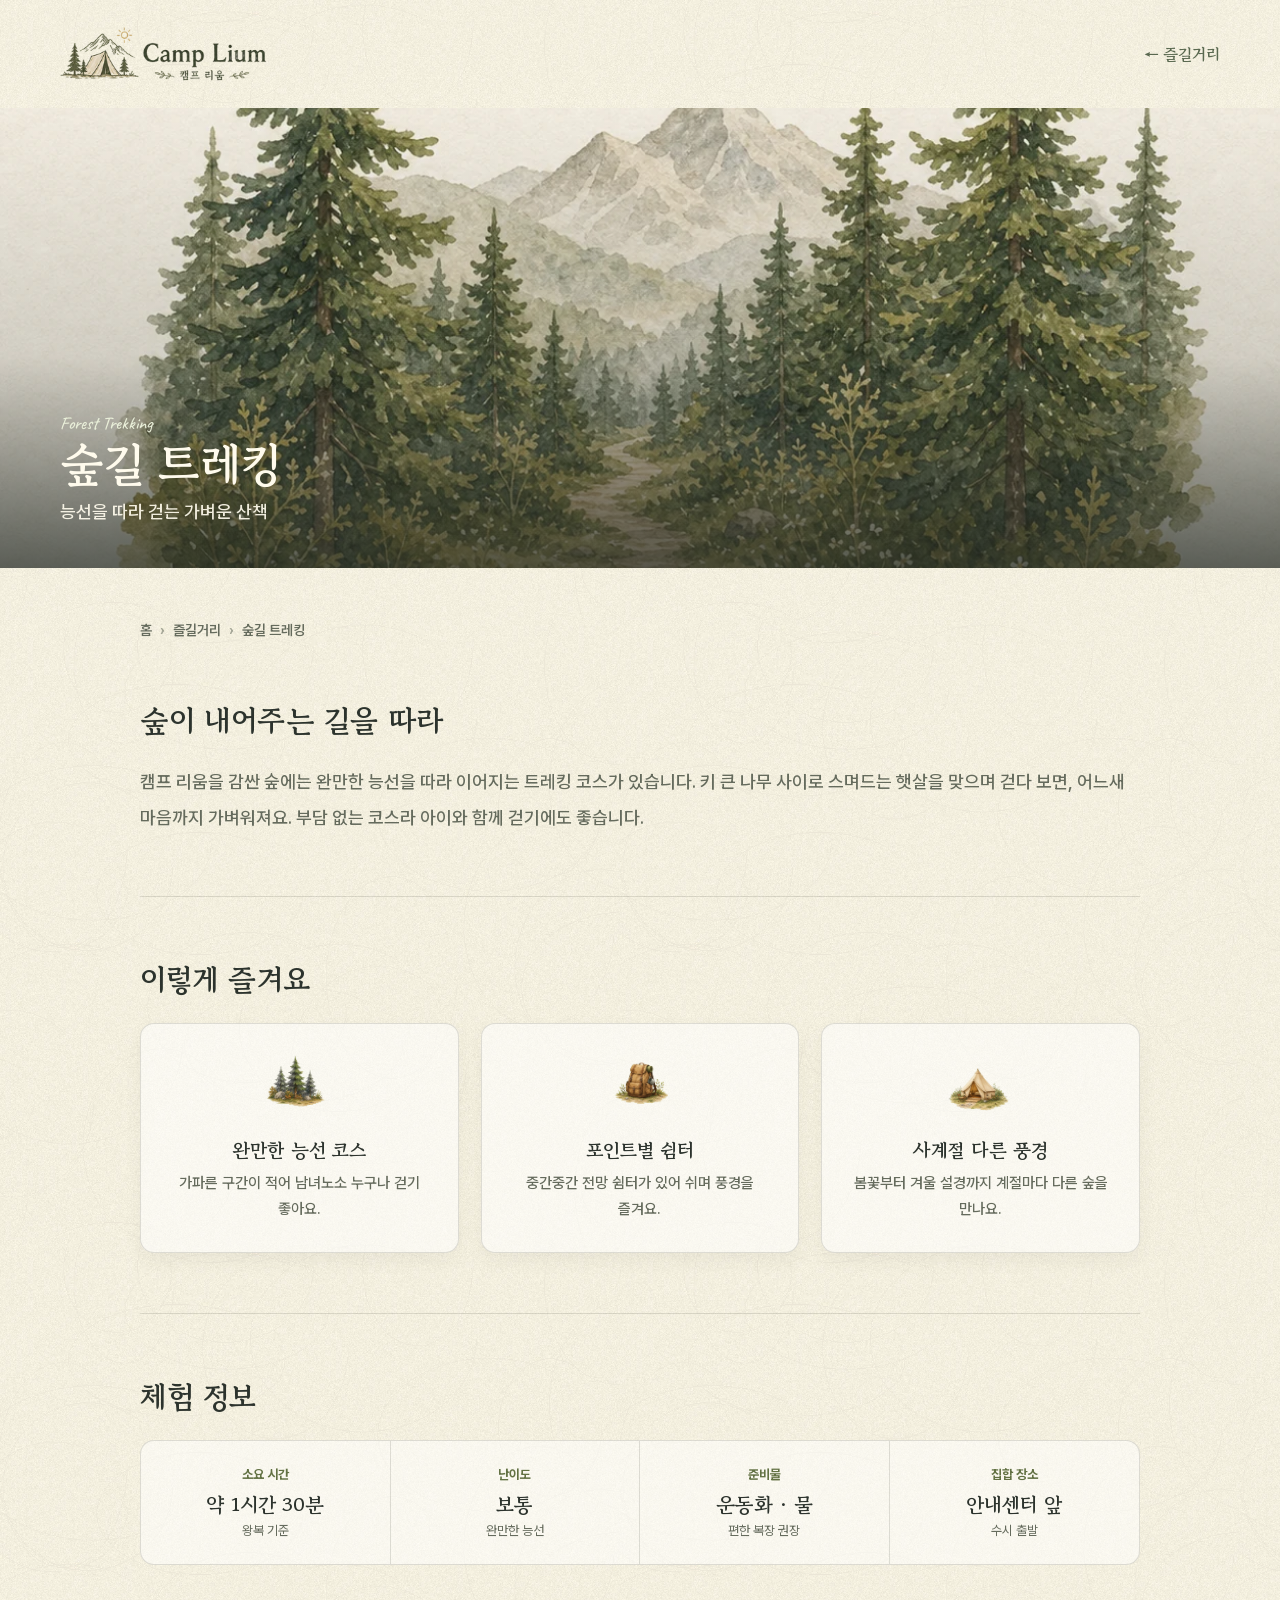
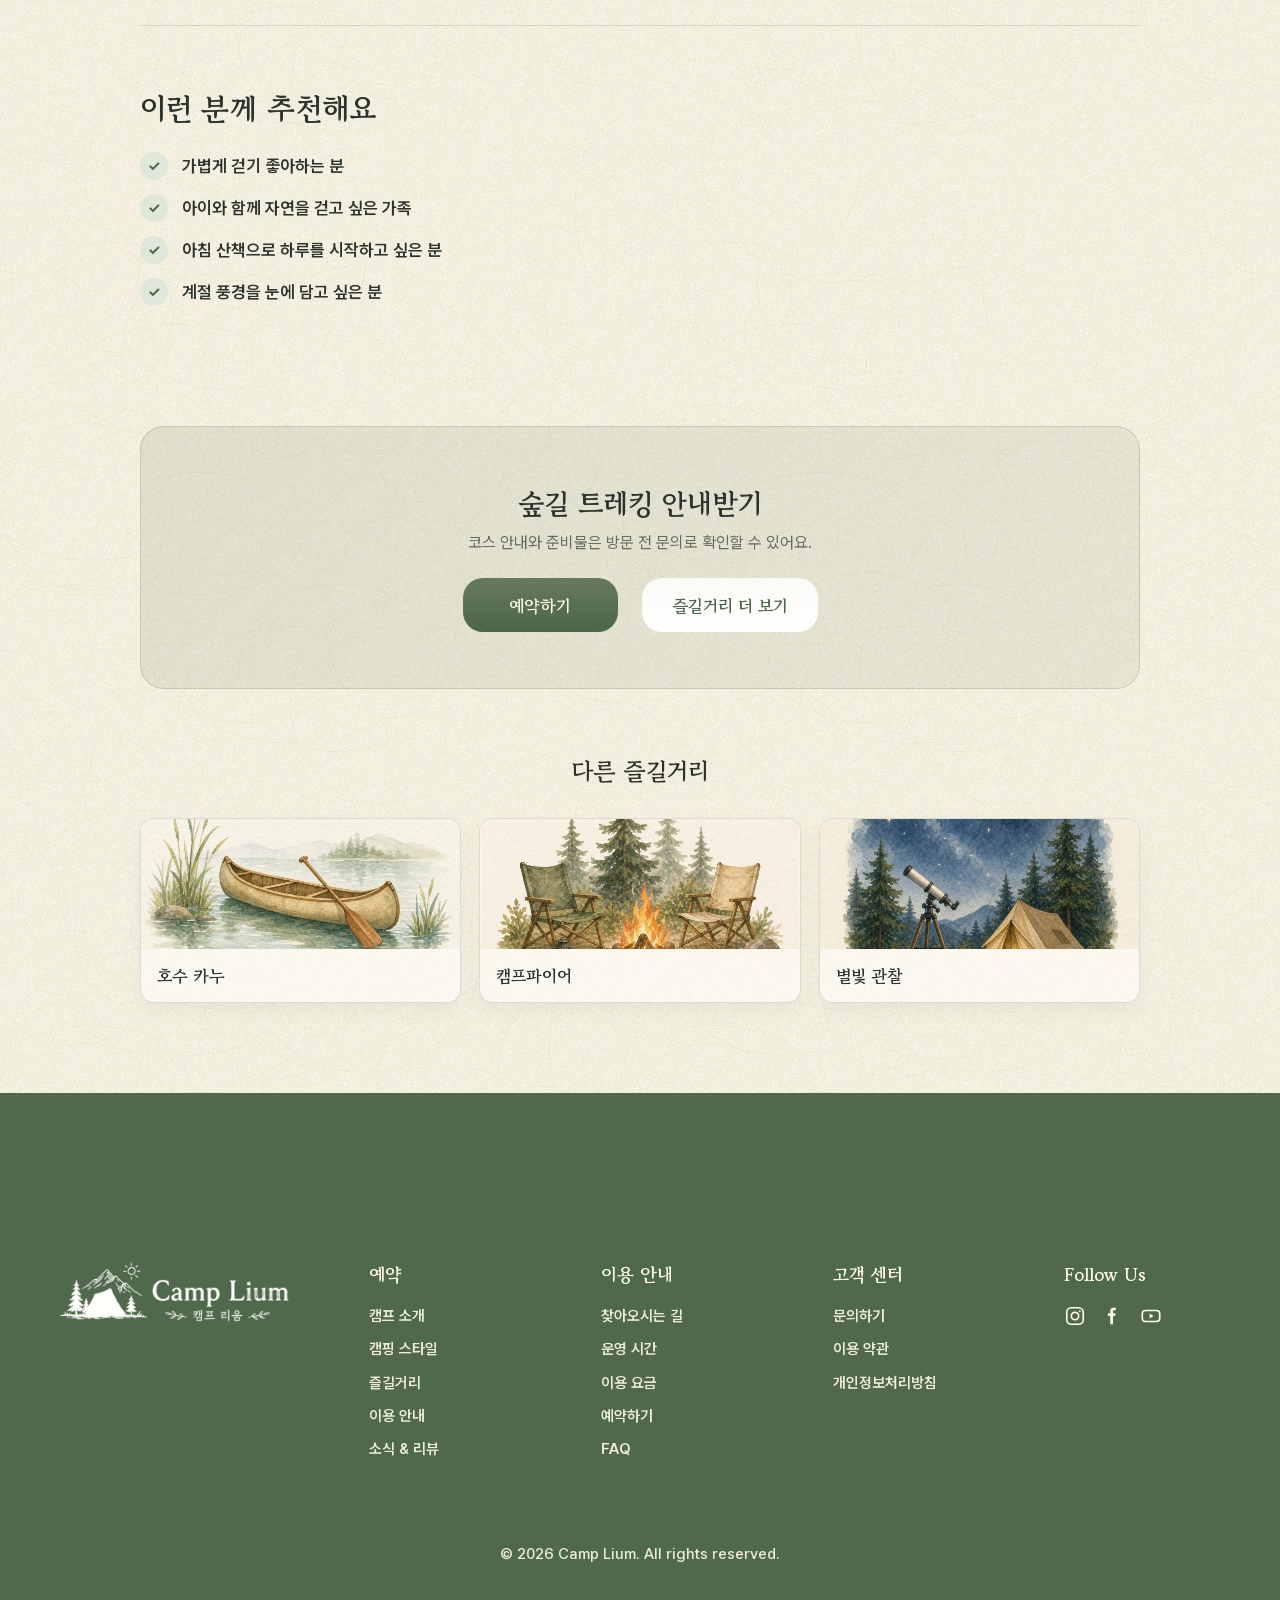
<file: act-trekking.html>
<!doctype html>
<html lang="ko">
  <head>
    <meta charset="utf-8" />
    <meta name="viewport" content="width=device-width, initial-scale=1" />
    <title>숲길 트레킹 · Camp Lium</title>
    <link rel="stylesheet" href="styles.css?v=20260711x" />
    <link rel="stylesheet" href="detail.css?v=20260716a" />
  </head>
  <body>
    <header class="detail-top">
      <a class="brand" href="index.html"><img src="assets/elements/brand.webp" alt="Camp Lium" /></a>
      <a class="detail-back" href="index.html#activities">← 즐길거리</a>
    </header>

    <main>
      <section class="detail-hero">
        <img src="assets/elements/activity-trekking-thumb.webp" alt="숲길 트레킹" />
        <div class="detail-hero-copy">
          <p class="script">Forest Trekking</p>
          <h1>숲길 트레킹</h1>
          <p>능선을 따라 걷는 가벼운 산책</p>
        </div>
      </section>

      <nav class="breadcrumb" aria-label="위치">
        <a href="index.html">홈</a><span>›</span><a href="index.html#activities">즐길거리</a><span>›</span>숲길 트레킹
      </nav>

      <div class="detail-wrap">
        <section class="detail-section">
          <h2>숲이 내어주는 길을 따라</h2>
          <p class="detail-lead">캠프 리움을 감싼 숲에는 완만한 능선을 따라 이어지는 트레킹 코스가 있습니다. 키 큰 나무 사이로 스며드는 햇살을 맞으며 걷다 보면, 어느새 마음까지 가벼워져요. 부담 없는 코스라 아이와 함께 걷기에도 좋습니다.</p>
        </section>
        <section class="detail-section">
          <h2>이렇게 즐겨요</h2>
          <div class="feature-grid">
            <article class="feature-card">
              <img src="assets/elements/style-tree.webp" alt="" />
              <div>
                <h3>완만한 능선 코스</h3>
                <p>가파른 구간이 적어 남녀노소 누구나 걷기 좋아요.</p>
              </div>
            </article>
            <article class="feature-card">
              <img src="assets/elements/style-bag.webp" alt="" />
              <div>
                <h3>포인트별 쉼터</h3>
                <p>중간중간 전망 쉼터가 있어 쉬며 풍경을 즐겨요.</p>
              </div>
            </article>
            <article class="feature-card">
              <img src="assets/elements/style-tent.webp" alt="" />
              <div>
                <h3>사계절 다른 풍경</h3>
                <p>봄꽃부터 겨울 설경까지 계절마다 다른 숲을 만나요.</p>
              </div>
            </article>
          </div>
        </section>
        <section class="detail-section">
          <h2>체험 정보</h2>
          <div class="info-bar">
            <div class="info-item"><span class="k">소요 시간</span><span class="v">약 1시간 30분</span><span class="s">왕복 기준</span></div>
            <div class="info-item"><span class="k">난이도</span><span class="v">보통</span><span class="s">완만한 능선</span></div>
            <div class="info-item"><span class="k">준비물</span><span class="v">운동화 · 물</span><span class="s">편한 복장 권장</span></div>
            <div class="info-item"><span class="k">집합 장소</span><span class="v">안내센터 앞</span><span class="s">수시 출발</span></div>
          </div>
        </section>
        <section class="detail-section">
          <h2>이런 분께 추천해요</h2>
          <ul class="reco">
            <li>가볍게 걷기 좋아하는 분</li>
            <li>아이와 함께 자연을 걷고 싶은 가족</li>
            <li>아침 산책으로 하루를 시작하고 싶은 분</li>
            <li>계절 풍경을 눈에 담고 싶은 분</li>
          </ul>
        </section>
      </div>

      <section class="detail-cta">
        <h2>숲길 트레킹 안내받기</h2>
        <p>코스 안내와 준비물은 방문 전 문의로 확인할 수 있어요.</p>
        <div class="actions">
          <a class="btn primary" href="reserve.html">예약하기</a>
          <a class="btn outline" href="index.html#activities">즐길거리 더 보기</a>
        </div>
      </section>

      <section class="more-styles">
        <h2>다른 즐길거리</h2>
        <div class="more-grid">
          <a class="more-card" href="act-canoe.html"><img src="assets/elements/activity-canoe-thumb.webp" alt="" /><span>호수 카누</span></a>
          <a class="more-card" href="act-campfire.html"><img src="assets/elements/activity-campfire-thumb.webp" alt="" /><span>캠프파이어</span></a>
          <a class="more-card" href="act-stargazing.html"><img src="assets/elements/activity-stargazing-thumb.webp" alt="" /><span>별빛 관찰</span></a>
        </div>
      </section>
    </main>

    <footer class="footer">
      <div class="wrap footer-grid">
        <div class="footer-brand"><img src="assets/elements/brand.webp" alt="Camp Lium" /></div>
        <div><h3>예약</h3><a href="index.html#about">캠프 소개</a><a href="index.html#style">캠핑 스타일</a><a href="index.html#activities">즐길거리</a><a href="index.html#guide">이용 안내</a><a href="index.html#news">소식 & 리뷰</a></div>
        <div><h3>이용 안내</h3><a href="index.html#guide">찾아오시는 길</a><a href="index.html#guide">운영 시간</a><a href="index.html#guide">이용 요금</a><a href="index.html#guide">예약하기</a><a href="index.html#guide">FAQ</a></div>
        <div><h3>고객 센터</h3><a href="contact.html">문의하기</a><a>이용 약관</a><a>개인정보처리방침</a></div>
        <div><h3>Follow Us</h3>
          <div class="social">
            <a href="#" aria-label="Instagram"><svg viewBox="0 0 24 24" fill="none" stroke="currentColor" stroke-width="1.8"><rect x="3" y="3" width="18" height="18" rx="5"/><circle cx="12" cy="12" r="4"/><circle cx="17.2" cy="6.8" r="1" fill="currentColor" stroke="none"/></svg></a>
            <a href="#" aria-label="Facebook"><svg viewBox="0 0 24 24" fill="currentColor"><path d="M15 3h-2.5C10 3 9 4.6 9 6.7V9H6.5v3H9v9h3v-9h2.3l.5-3H12V6.9c0-.8.3-1.1 1.2-1.1H15V3z"/></svg></a>
            <a href="#" aria-label="YouTube"><svg viewBox="0 0 24 24" fill="none" stroke="currentColor" stroke-width="1.8"><rect x="2.5" y="6" width="19" height="12" rx="3.5"/><path d="M10.5 9.2l4.2 2.8-4.2 2.8z" fill="currentColor" stroke="none"/></svg></a>
          </div>
        </div>
      </div>
      <p class="copyright">© 2026 Camp Lium. All rights reserved.</p>
    </footer>
  </body>
</html>
</file>
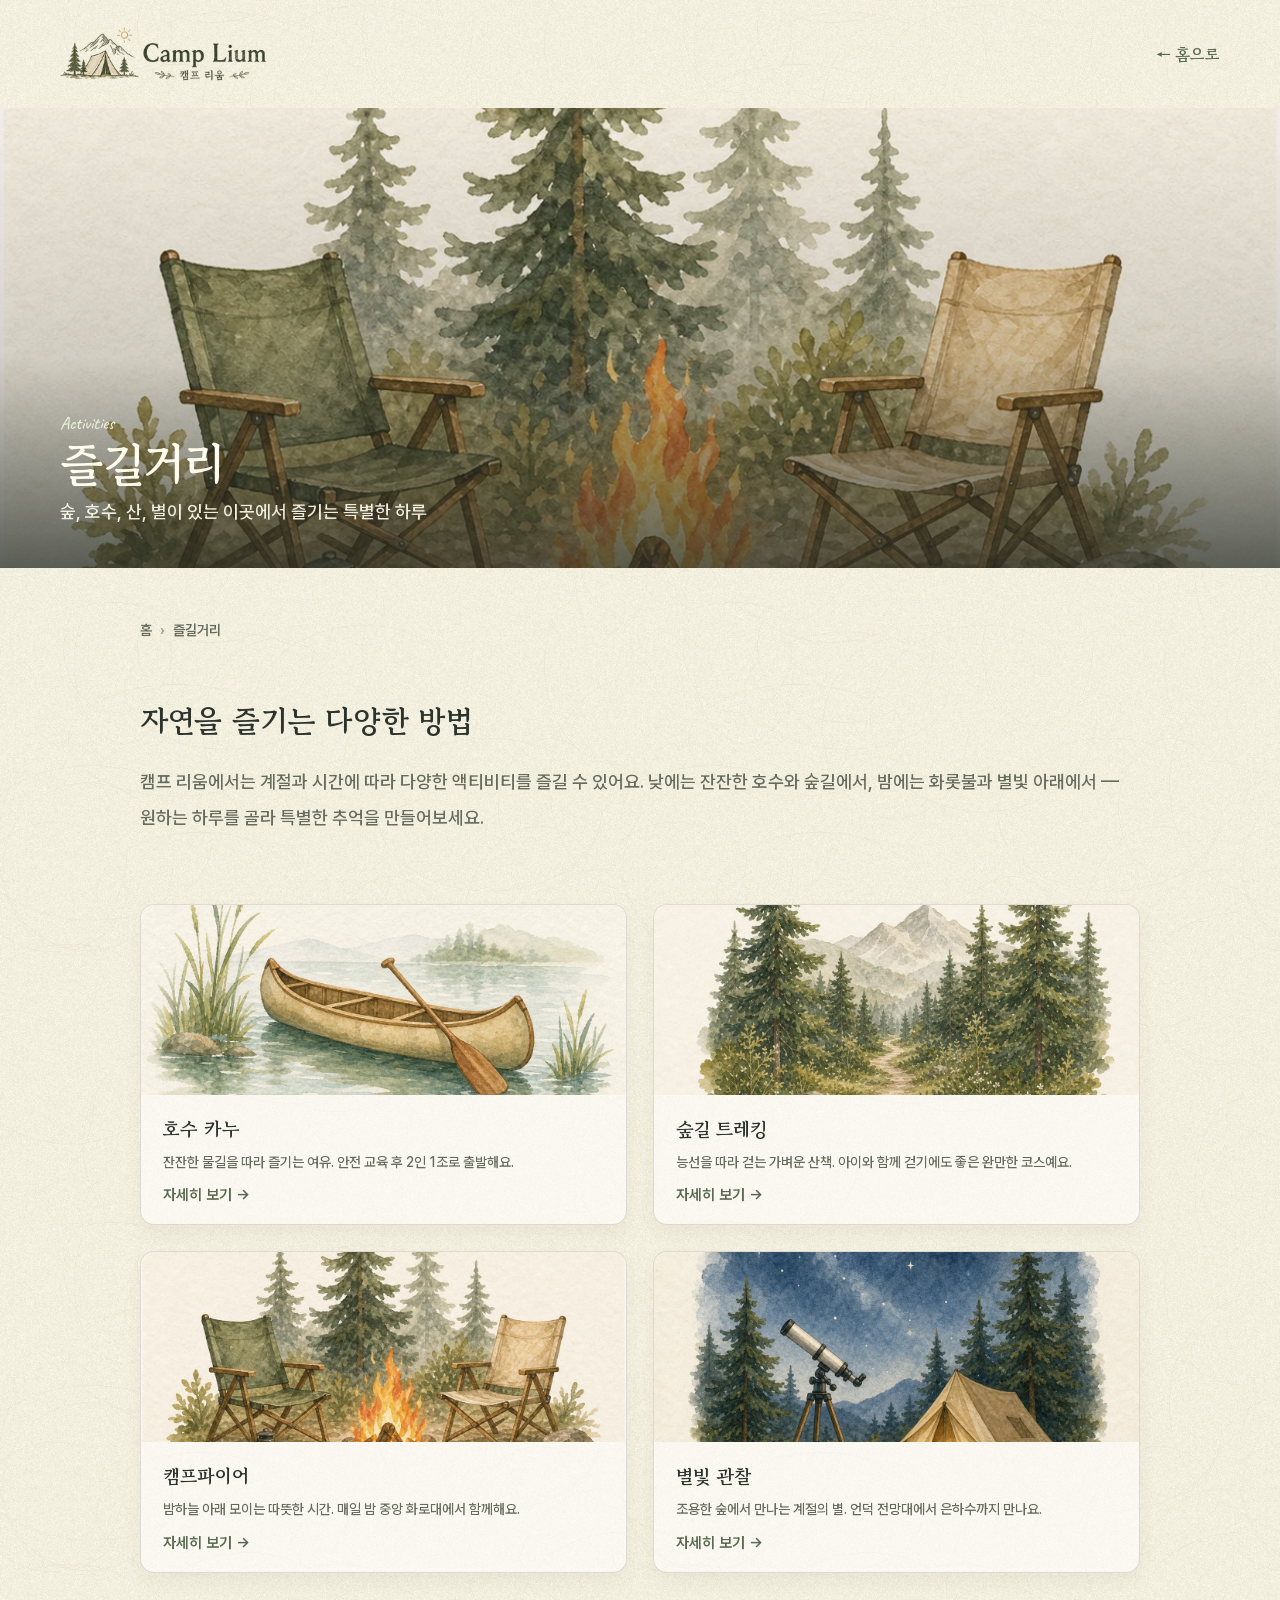
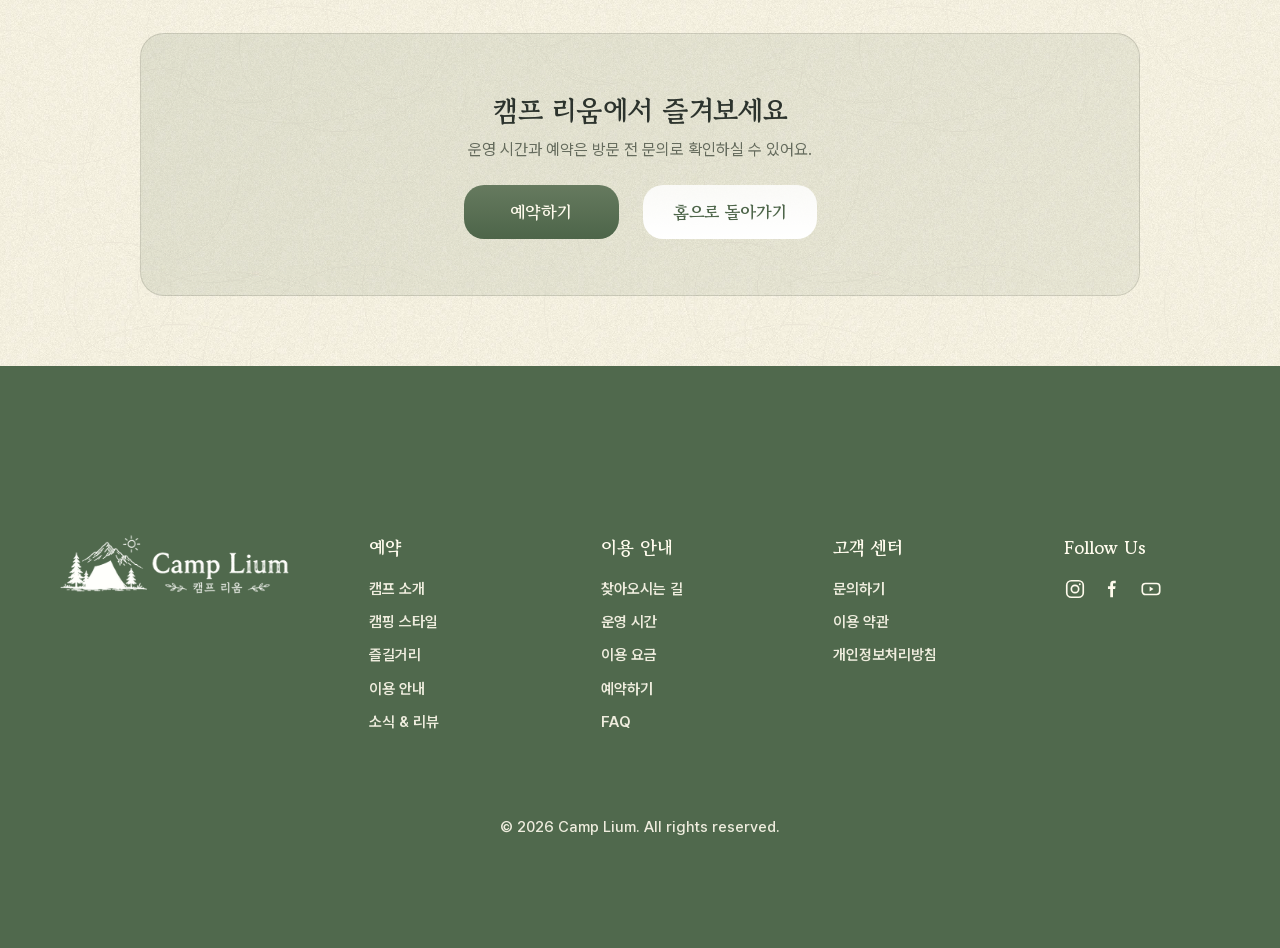
<file: activities.html>
<!doctype html>
<html lang="ko">
  <head>
    <meta charset="utf-8" />
    <meta name="viewport" content="width=device-width, initial-scale=1" />
    <title>즐길거리 · Camp Lium</title>
    <link rel="stylesheet" href="styles.css?v=20260711x" />
    <link rel="stylesheet" href="detail.css?v=20260716a" />
  </head>
  <body>
    <header class="detail-top">
      <a class="brand" href="index.html"><img src="assets/elements/brand.webp" alt="Camp Lium" /></a>
      <a class="detail-back" href="index.html">← 홈으로</a>
    </header>

    <main>
      <section class="detail-hero">
        <img src="assets/elements/activity-campfire-thumb.webp" alt="캠프 리움 액티비티" />
        <div class="detail-hero-copy">
          <p class="script">Activities</p>
          <h1>즐길거리</h1>
          <p>숲, 호수, 산, 별이 있는 이곳에서 즐기는 특별한 하루</p>
        </div>
      </section>

      <nav class="breadcrumb" aria-label="위치">
        <a href="index.html">홈</a><span>›</span>즐길거리
      </nav>

      <div class="detail-wrap">
        <section class="detail-section" style="border-bottom:none;">
          <h2>자연을 즐기는 다양한 방법</h2>
          <p class="detail-lead">
            캠프 리움에서는 계절과 시간에 따라 다양한 액티비티를 즐길 수 있어요.
            낮에는 잔잔한 호수와 숲길에서, 밤에는 화롯불과 별빛 아래에서 —
            원하는 하루를 골라 특별한 추억을 만들어보세요.
          </p>
        </section>
      </div>

      <div class="list-grid">
        <article class="np-card">
          <img src="assets/elements/activity-canoe-thumb.webp" alt="호수 카누" />
          <div class="np-body">
            <h3>호수 카누</h3>
            <p>잔잔한 물길을 따라 즐기는 여유. 안전 교육 후 2인 1조로 출발해요.</p>
            <a href="act-canoe.html">자세히 보기 →</a>
          </div>
        </article>
        <article class="np-card">
          <img src="assets/elements/activity-trekking-thumb.webp" alt="숲길 트레킹" />
          <div class="np-body">
            <h3>숲길 트레킹</h3>
            <p>능선을 따라 걷는 가벼운 산책. 아이와 함께 걷기에도 좋은 완만한 코스예요.</p>
            <a href="act-trekking.html">자세히 보기 →</a>
          </div>
        </article>
        <article class="np-card">
          <img src="assets/elements/activity-campfire-thumb.webp" alt="캠프파이어" />
          <div class="np-body">
            <h3>캠프파이어</h3>
            <p>밤하늘 아래 모이는 따뜻한 시간. 매일 밤 중앙 화로대에서 함께해요.</p>
            <a href="act-campfire.html">자세히 보기 →</a>
          </div>
        </article>
        <article class="np-card">
          <img src="assets/elements/activity-stargazing-thumb.webp" alt="별빛 관찰" />
          <div class="np-body">
            <h3>별빛 관찰</h3>
            <p>조용한 숲에서 만나는 계절의 별. 언덕 전망대에서 은하수까지 만나요.</p>
            <a href="act-stargazing.html">자세히 보기 →</a>
          </div>
        </article>
      </div>

      <section class="detail-cta">
        <h2>캠프 리움에서 즐겨보세요</h2>
        <p>운영 시간과 예약은 방문 전 문의로 확인하실 수 있어요.</p>
        <div class="actions">
          <a class="btn primary" href="reserve.html">예약하기</a>
          <a class="btn outline" href="index.html">홈으로 돌아가기</a>
        </div>
      </section>

      <div style="height:70px;"></div>
    </main>

    <footer class="footer">
      <div class="wrap footer-grid">
        <div class="footer-brand"><img src="assets/elements/brand.webp" alt="Camp Lium" /></div>
        <div><h3>예약</h3><a href="index.html#about">캠프 소개</a><a href="index.html#style">캠핑 스타일</a><a href="index.html#activities">즐길거리</a><a href="index.html#guide">이용 안내</a><a href="index.html#news">소식 & 리뷰</a></div>
        <div><h3>이용 안내</h3><a href="index.html#guide">찾아오시는 길</a><a href="index.html#guide">운영 시간</a><a href="index.html#guide">이용 요금</a><a href="index.html#guide">예약하기</a><a href="index.html#guide">FAQ</a></div>
        <div><h3>고객 센터</h3><a href="contact.html">문의하기</a><a>이용 약관</a><a>개인정보처리방침</a></div>
        <div><h3>Follow Us</h3>
          <div class="social">
            <a href="#" aria-label="Instagram"><svg viewBox="0 0 24 24" fill="none" stroke="currentColor" stroke-width="1.8"><rect x="3" y="3" width="18" height="18" rx="5"/><circle cx="12" cy="12" r="4"/><circle cx="17.2" cy="6.8" r="1" fill="currentColor" stroke="none"/></svg></a>
            <a href="#" aria-label="Facebook"><svg viewBox="0 0 24 24" fill="currentColor"><path d="M15 3h-2.5C10 3 9 4.6 9 6.7V9H6.5v3H9v9h3v-9h2.3l.5-3H12V6.9c0-.8.3-1.1 1.2-1.1H15V3z"/></svg></a>
            <a href="#" aria-label="YouTube"><svg viewBox="0 0 24 24" fill="none" stroke="currentColor" stroke-width="1.8"><rect x="2.5" y="6" width="19" height="12" rx="3.5"/><path d="M10.5 9.2l4.2 2.8-4.2 2.8z" fill="currentColor" stroke="none"/></svg></a>
          </div>
        </div>
      </div>
      <p class="copyright">© 2026 Camp Lium. All rights reserved.</p>
    </footer>
  </body>
</html>
</file>
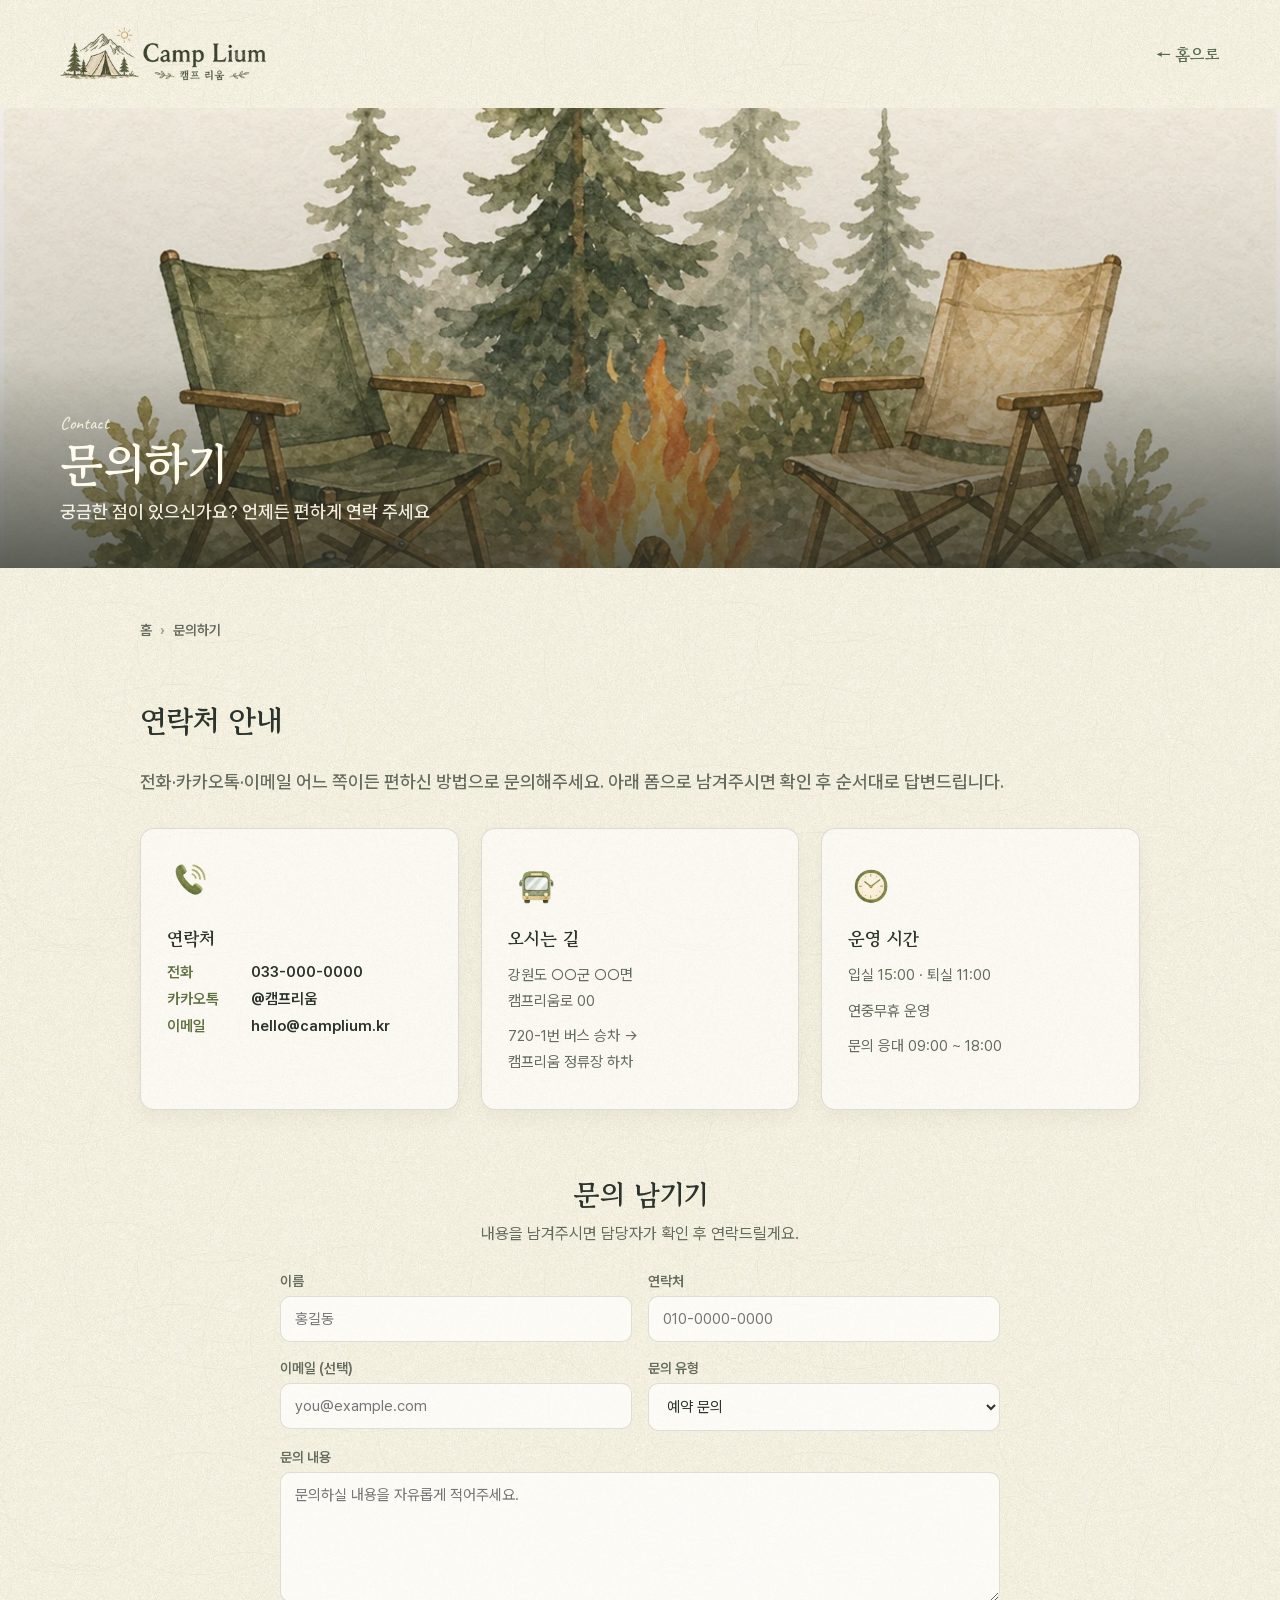
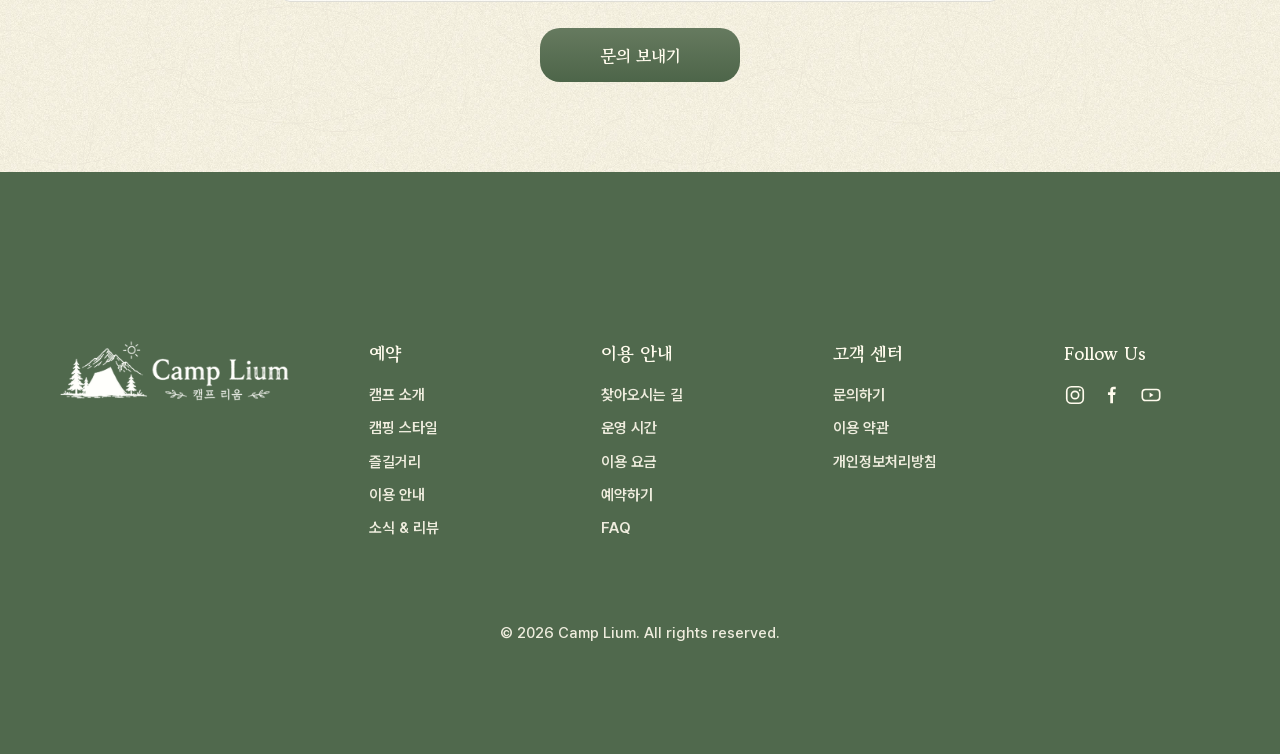
<file: contact.html>
<!doctype html>
<html lang="ko">
  <head>
    <meta charset="utf-8" />
    <meta name="viewport" content="width=device-width, initial-scale=1" />
    <title>문의하기 · Camp Lium</title>
    <link rel="stylesheet" href="styles.css?v=20260711x" />
    <link rel="stylesheet" href="detail.css?v=20260716a" />
    <style>
      /* ===== 문의하기 페이지 전용 ===== */
      .contact-info {
        display: grid;
        grid-template-columns: repeat(3, 1fr);
        gap: 22px;
        width: min(1000px, calc(100% - 120px));
        margin: 4px auto 0;
      }
      .ci-card {
        padding: 28px 26px;
        border: 1px solid var(--line);
        border-radius: var(--r-lg);
        background: rgba(255, 255, 255, .55);
        box-shadow: var(--shadow-card);
      }
      .ci-card img { width: 54px; margin: 0 0 14px; }
      .ci-card h3 { margin: 0 0 12px; font-family: var(--font-heading); font-size: 18px; font-weight: var(--fw-title); color: var(--ink); }
      .ci-card p { margin: 0 0 6px; font-size: 15px; line-height: 1.7; color: var(--muted); }
      .ci-card p + p { margin-top: 10px; }
      .ci-card .kv { display: grid; grid-template-columns: 74px 1fr; gap: 10px; align-items: baseline; margin-bottom: 9px; font-size: 15px; }
      .ci-card .kv:last-child { margin-bottom: 0; }
      .ci-card .kv .k { color: var(--accent); font-weight: var(--fw-medium); }
      .ci-card .kv .v { color: var(--ink); font-weight: var(--fw-medium); }

      .contact-form-wrap { width: min(720px, calc(100% - 120px)); margin: 0 auto; padding-bottom: 90px; }
      .cf-head { text-align: center; margin: 0 0 30px; }
      .cf-head h2 { margin: 0 0 10px; font-family: var(--font-heading); font-size: 28px; font-weight: var(--fw-bold); color: var(--ink); }
      .cf-head p { margin: 0; color: var(--muted); font-size: 16px; }
      .cform { display: flex; flex-direction: column; gap: 18px; }
      .cform .row { display: grid; grid-template-columns: 1fr 1fr; gap: 16px; }
      .cform .ctrl { display: flex; flex-direction: column; gap: 7px; }
      .cform label { font-size: 14px; font-weight: var(--fw-medium); color: var(--muted); }
      .cform input, .cform textarea, .cform select {
        width: 100%; padding: 13px 14px; border: 1.5px solid var(--line); border-radius: var(--r-sm);
        background: rgba(255, 255, 255, .7); font-family: var(--font-body); font-size: 15px; color: var(--ink);
      }
      .cform textarea { min-height: 130px; resize: vertical; }
      .cform input:focus, .cform textarea:focus, .cform select:focus {
        outline: none; border-color: var(--green); background: #fff; box-shadow: 0 0 0 3px rgba(102,122,95,.15);
      }
      .cform .btn { align-self: center; min-width: 200px; margin-top: 8px; }
      .err-text { color: #a8543f; font-size: 13px; margin-top: 2px; display: none; }
      .err-text.on { display: block; }

      .confirm-overlay { position: fixed; inset: 0; z-index: 100; display: none; align-items: center; justify-content: center; padding: 20px; background: rgba(44, 51, 45, .55); }
      .confirm-overlay.on { display: flex; }
      .confirm-card { width: min(440px, 100%); background: var(--paper); border-radius: var(--r-2xl); padding: 40px 34px; text-align: center; box-shadow: 0 20px 50px rgba(0,0,0,.25); }
      .confirm-card .check { width: 60px; height: 60px; margin: 0 auto 18px; border-radius: 50%; background: var(--soft-green); color: var(--green); display: flex; align-items: center; justify-content: center; font-size: 30px; font-weight: 700; }
      .confirm-card h3 { margin: 0 0 10px; font-family: var(--font-heading); font-size: 24px; font-weight: var(--fw-bold); color: var(--ink); }
      .confirm-card p { margin: 0 0 22px; color: var(--muted); font-size: 15px; line-height: 1.7; }

      @media (max-width: 980px) {
        .contact-info { grid-template-columns: 1fr; width: min(720px, calc(100% - 36px)); gap: 16px; }
        .contact-form-wrap { width: min(720px, calc(100% - 36px)); }
        .cform .row { grid-template-columns: 1fr; }
      }
    </style>
  </head>
  <body>
    <header class="detail-top">
      <a class="brand" href="index.html"><img src="assets/elements/brand.webp" alt="Camp Lium" /></a>
      <a class="detail-back" href="index.html">← 홈으로</a>
    </header>

    <main>
      <section class="detail-hero">
        <img src="assets/elements/activity-campfire-thumb.webp" alt="캠프 리움 문의" />
        <div class="detail-hero-copy">
          <p class="script">Contact</p>
          <h1>문의하기</h1>
          <p>궁금한 점이 있으신가요? 언제든 편하게 연락 주세요</p>
        </div>
      </section>

      <nav class="breadcrumb" aria-label="위치">
        <a href="index.html">홈</a><span>›</span>문의하기
      </nav>

      <section class="detail-wrap">
        <div class="detail-section" style="border-bottom:none; padding-bottom:24px;">
          <h2>연락처 안내</h2>
          <p class="detail-lead">전화·카카오톡·이메일 어느 쪽이든 편하신 방법으로 문의해주세요. 아래 폼으로 남겨주시면 확인 후 순서대로 답변드립니다.</p>
        </div>
      </section>

      <div class="contact-info">
        <article class="ci-card">
          <img src="assets/elements/guide-phone.webp" alt="" />
          <h3>연락처</h3>
          <div class="kv"><span class="k">전화</span><span class="v">033-000-0000</span></div>
          <div class="kv"><span class="k">카카오톡</span><span class="v">@캠프리움</span></div>
          <div class="kv"><span class="k">이메일</span><span class="v">hello@camplium.kr</span></div>
        </article>
        <article class="ci-card">
          <img src="assets/elements/guide-bus.webp" alt="" />
          <h3>오시는 길</h3>
          <p>강원도 ○○군 ○○면<br />캠프리움로 00</p>
          <p>720-1번 버스 승차 →<br />캠프리움 정류장 하차</p>
        </article>
        <article class="ci-card">
          <img src="assets/elements/guide-clock.webp" alt="" />
          <h3>운영 시간</h3>
          <p>입실 15:00 · 퇴실 11:00</p>
          <p>연중무휴 운영</p>
          <p>문의 응대 09:00 ~ 18:00</p>
        </article>
      </div>

      <div style="height:64px;"></div>

      <div class="contact-form-wrap">
        <div class="cf-head">
          <h2>문의 남기기</h2>
          <p>내용을 남겨주시면 담당자가 확인 후 연락드릴게요.</p>
        </div>
        <form class="cform" id="contactForm" novalidate>
          <div class="row">
            <div class="ctrl"><label for="cname">이름</label><input type="text" id="cname" placeholder="홍길동" /></div>
            <div class="ctrl"><label for="cphone">연락처</label><input type="tel" id="cphone" placeholder="010-0000-0000" /></div>
          </div>
          <div class="row">
            <div class="ctrl"><label for="cemail">이메일 (선택)</label><input type="email" id="cemail" placeholder="you@example.com" /></div>
            <div class="ctrl"><label for="ctype">문의 유형</label>
              <select id="ctype">
                <option value="예약 문의">예약 문의</option>
                <option value="시설·이용 문의">시설 · 이용 문의</option>
                <option value="단체·행사 문의">단체 · 행사 문의</option>
                <option value="기타">기타</option>
              </select>
            </div>
          </div>
          <div class="ctrl"><label for="cmsg">문의 내용</label><textarea id="cmsg" placeholder="문의하실 내용을 자유롭게 적어주세요."></textarea></div>
          <p class="err-text" id="cErr">이름, 연락처, 문의 내용을 입력해주세요.</p>
          <button class="btn primary" type="submit">문의 보내기</button>
        </form>
      </div>
    </main>

    <div class="confirm-overlay" id="confirmOverlay">
      <div class="confirm-card">
        <div class="check">✓</div>
        <h3>문의가 접수되었어요</h3>
        <p>남겨주신 연락처로 담당자가 확인 후 답변드릴게요.<br />감사합니다! 🌲</p>
        <button class="btn primary" type="button" id="confirmClose" style="width:100%;">확인</button>
      </div>
    </div>

    <footer class="footer">
      <div class="wrap footer-grid">
        <div class="footer-brand"><img src="assets/elements/brand.webp" alt="Camp Lium" /></div>
        <div><h3>예약</h3><a href="index.html#about">캠프 소개</a><a href="index.html#style">캠핑 스타일</a><a href="index.html#activities">즐길거리</a><a href="index.html#guide">이용 안내</a><a href="index.html#news">소식 & 리뷰</a></div>
        <div><h3>이용 안내</h3><a href="index.html#guide">찾아오시는 길</a><a href="index.html#guide">운영 시간</a><a href="index.html#guide">이용 요금</a><a href="reserve.html">예약하기</a><a href="index.html#guide">FAQ</a></div>
        <div><h3>고객 센터</h3><a href="contact.html">문의하기</a><a>이용 약관</a><a>개인정보처리방침</a></div>
        <div><h3>Follow Us</h3>
          <div class="social">
            <a href="#" aria-label="Instagram"><svg viewBox="0 0 24 24" fill="none" stroke="currentColor" stroke-width="1.8"><rect x="3" y="3" width="18" height="18" rx="5"/><circle cx="12" cy="12" r="4"/><circle cx="17.2" cy="6.8" r="1" fill="currentColor" stroke="none"/></svg></a>
            <a href="#" aria-label="Facebook"><svg viewBox="0 0 24 24" fill="currentColor"><path d="M15 3h-2.5C10 3 9 4.6 9 6.7V9H6.5v3H9v9h3v-9h2.3l.5-3H12V6.9c0-.8.3-1.1 1.2-1.1H15V3z"/></svg></a>
            <a href="#" aria-label="YouTube"><svg viewBox="0 0 24 24" fill="none" stroke="currentColor" stroke-width="1.8"><rect x="2.5" y="6" width="19" height="12" rx="3.5"/><path d="M10.5 9.2l4.2 2.8-4.2 2.8z" fill="currentColor" stroke="none"/></svg></a>
          </div>
        </div>
      </div>
      <p class="copyright">© 2026 Camp Lium. All rights reserved.</p>
    </footer>

    <script>
      (function () {
        var form = document.getElementById('contactForm');
        form.addEventListener('submit', function (e) {
          e.preventDefault();
          var name = document.getElementById('cname').value.trim();
          var phone = document.getElementById('cphone').value.trim();
          var msg = document.getElementById('cmsg').value.trim();
          if (!name || !phone || !msg) { document.getElementById('cErr').classList.add('on'); return; }
          document.getElementById('cErr').classList.remove('on');
          document.getElementById('confirmOverlay').classList.add('on');
          form.reset();
        });
        document.getElementById('confirmClose').addEventListener('click', function () {
          document.getElementById('confirmOverlay').classList.remove('on');
        });
      })();
    </script>
  </body>
</html>
</file>
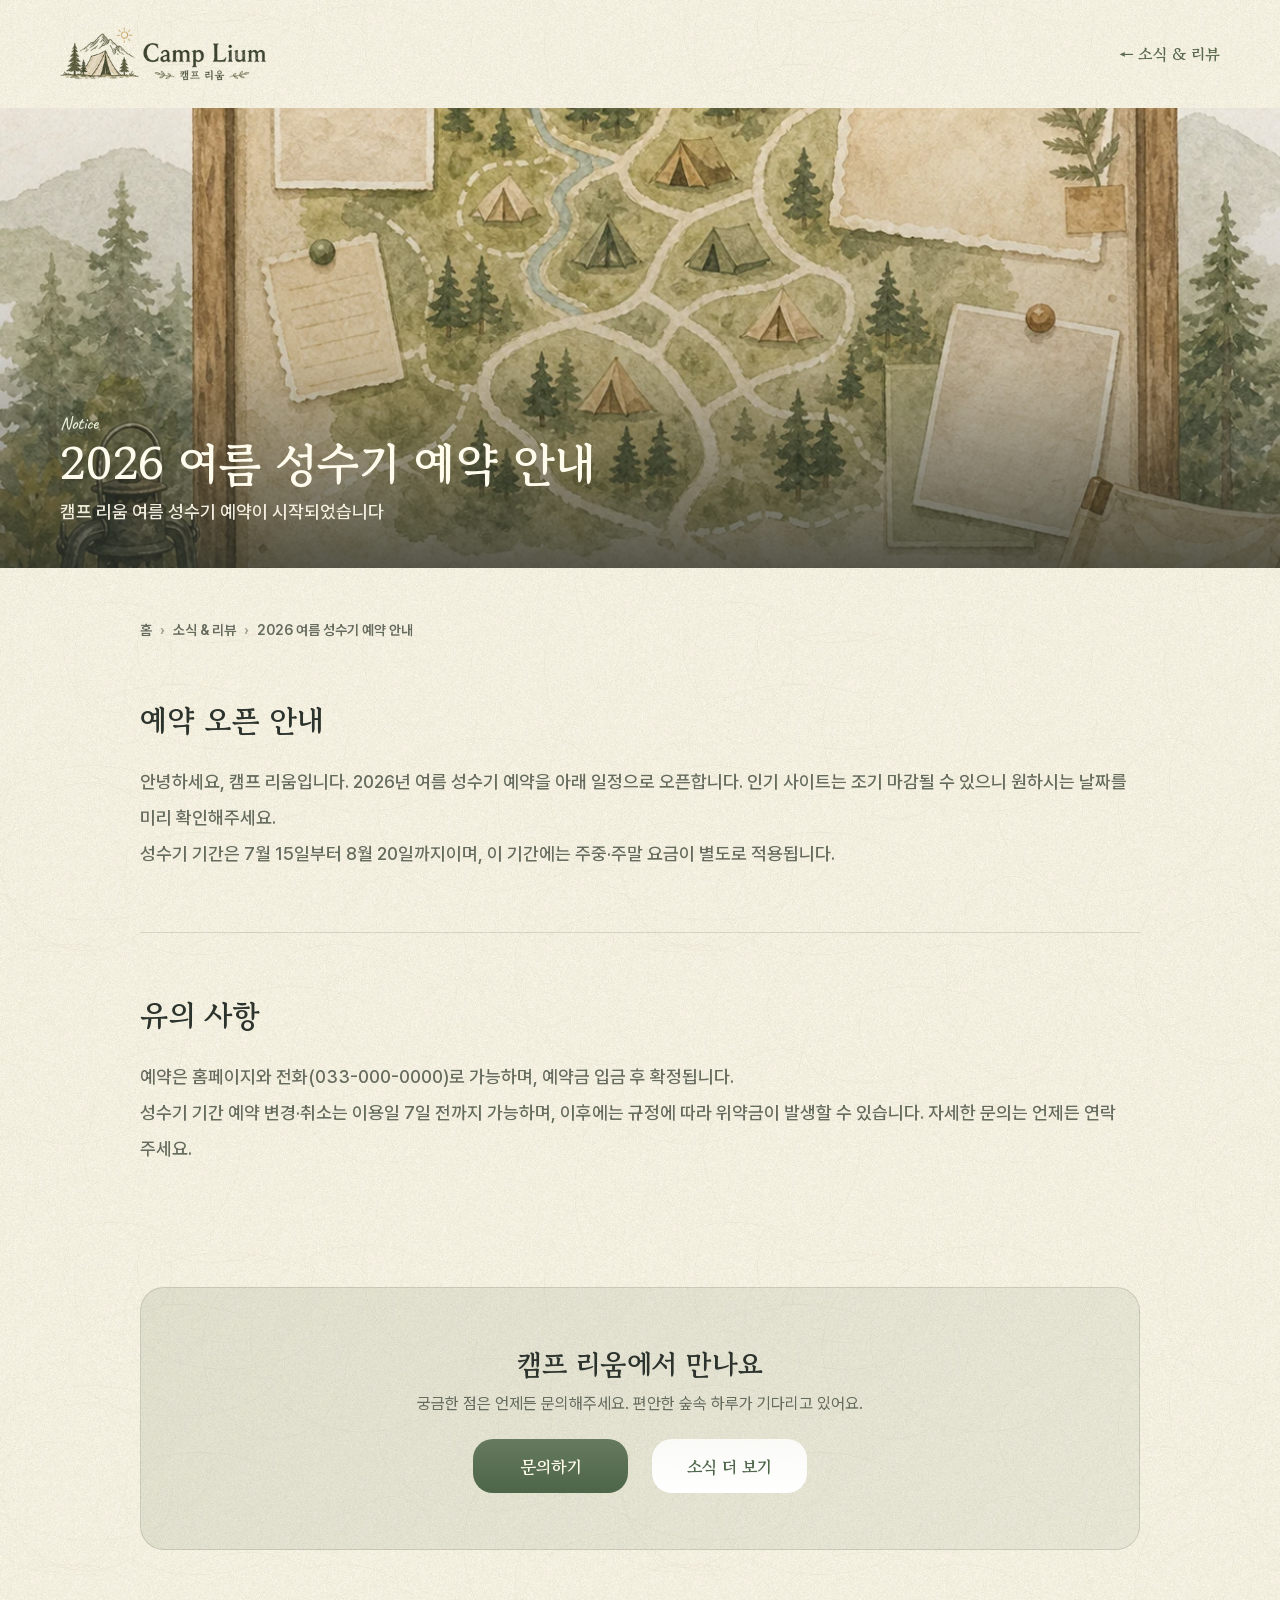
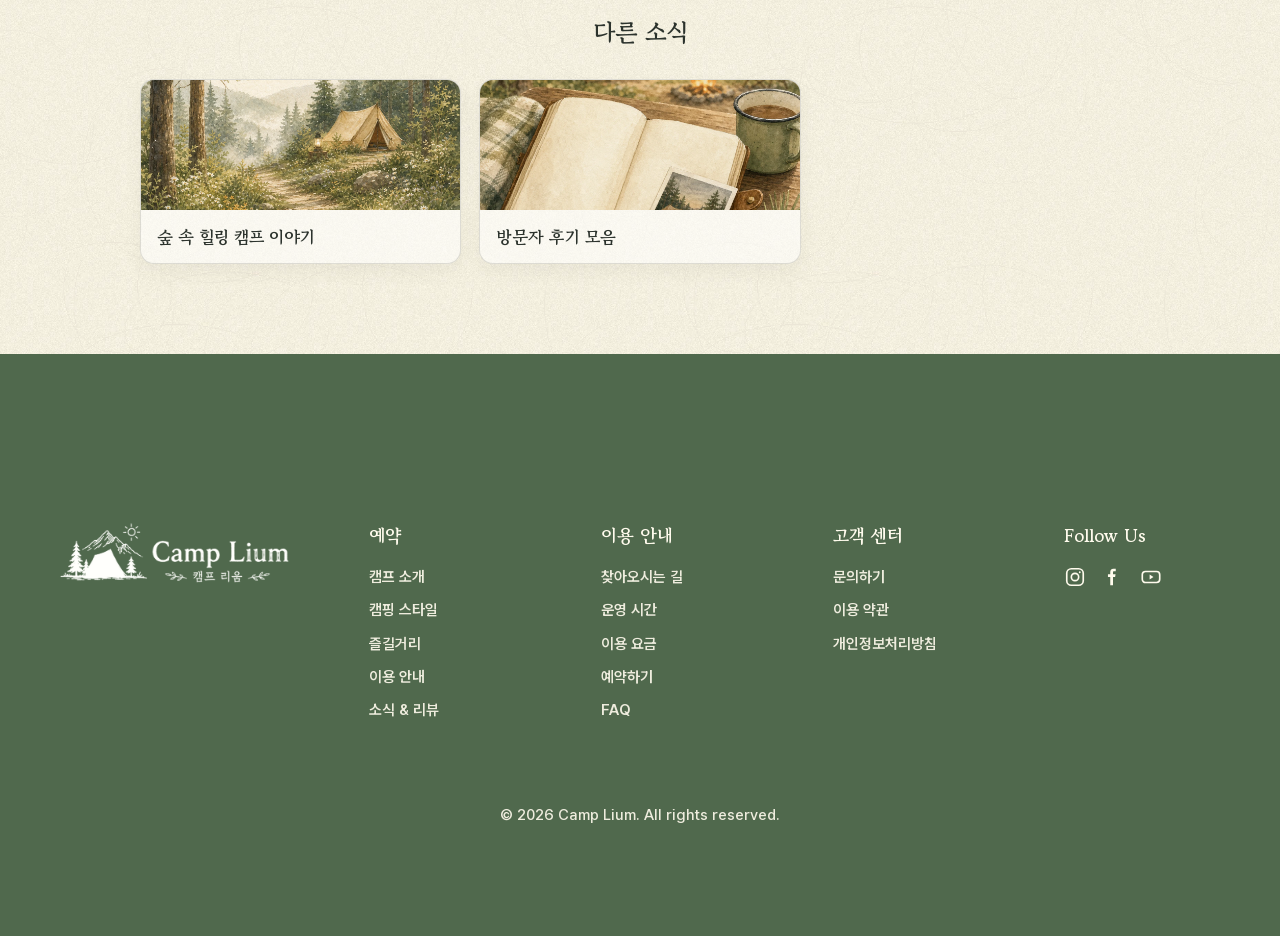
<file: news-reservation.html>
<!doctype html>
<html lang="ko">
  <head>
    <meta charset="utf-8" />
    <meta name="viewport" content="width=device-width, initial-scale=1" />
    <title>2026 여름 성수기 예약 안내 · Camp Lium</title>
    <link rel="stylesheet" href="styles.css?v=20260711x" />
    <link rel="stylesheet" href="detail.css?v=20260716a" />
  </head>
  <body>
    <header class="detail-top">
      <a class="brand" href="index.html"><img src="assets/elements/brand.webp" alt="Camp Lium" /></a>
      <a class="detail-back" href="index.html#news">← 소식 & 리뷰</a>
    </header>

    <main>
      <section class="detail-hero">
        <img src="assets/elements/news-reservation-thumb.webp" alt="2026 여름 성수기 예약 안내" />
        <div class="detail-hero-copy">
          <p class="script">Notice</p>
          <h1>2026 여름 성수기 예약 안내</h1>
          <p>캠프 리움 여름 성수기 예약이 시작되었습니다</p>
        </div>
      </section>

      <nav class="breadcrumb" aria-label="위치">
        <a href="index.html">홈</a><span>›</span><a href="index.html#news">소식 & 리뷰</a><span>›</span>2026 여름 성수기 예약 안내
      </nav>

      <div class="detail-wrap">
        <section class="detail-section">
          <h2>예약 오픈 안내</h2>
          <p class="detail-lead">안녕하세요, 캠프 리움입니다. 2026년 여름 성수기 예약을 아래 일정으로 오픈합니다. 인기 사이트는 조기 마감될 수 있으니 원하시는 날짜를 미리 확인해주세요.</p>
          <p class="detail-lead">성수기 기간은 7월 15일부터 8월 20일까지이며, 이 기간에는 주중·주말 요금이 별도로 적용됩니다.</p>
        </section>
        <section class="detail-section">
          <h2>유의 사항</h2>
          <p class="detail-lead">예약은 홈페이지와 전화(033-000-0000)로 가능하며, 예약금 입금 후 확정됩니다.</p>
          <p class="detail-lead">성수기 기간 예약 변경·취소는 이용일 7일 전까지 가능하며, 이후에는 규정에 따라 위약금이 발생할 수 있습니다. 자세한 문의는 언제든 연락 주세요.</p>
        </section>
      </div>

      <section class="detail-cta">
        <h2>캠프 리움에서 만나요</h2>
        <p>궁금한 점은 언제든 문의해주세요. 편안한 숲속 하루가 기다리고 있어요.</p>
        <div class="actions">
          <a class="btn primary" href="contact.html">문의하기</a>
          <a class="btn outline" href="index.html#news">소식 더 보기</a>
        </div>
      </section>

      <section class="more-styles">
        <h2>다른 소식</h2>
        <div class="more-grid">
          <a class="more-card" href="news-story.html"><img src="assets/elements/news-story-thumb.webp" alt="" /><span>숲 속 힐링 캠프 이야기</span></a>
          <a class="more-card" href="news-review.html"><img src="assets/elements/news-review-thumb.webp" alt="" /><span>방문자 후기 모음</span></a>
        </div>
      </section>
    </main>

    <footer class="footer">
      <div class="wrap footer-grid">
        <div class="footer-brand"><img src="assets/elements/brand.webp" alt="Camp Lium" /></div>
        <div><h3>예약</h3><a href="index.html#about">캠프 소개</a><a href="index.html#style">캠핑 스타일</a><a href="index.html#activities">즐길거리</a><a href="index.html#guide">이용 안내</a><a href="index.html#news">소식 & 리뷰</a></div>
        <div><h3>이용 안내</h3><a href="index.html#guide">찾아오시는 길</a><a href="index.html#guide">운영 시간</a><a href="index.html#guide">이용 요금</a><a href="index.html#guide">예약하기</a><a href="index.html#guide">FAQ</a></div>
        <div><h3>고객 센터</h3><a href="contact.html">문의하기</a><a>이용 약관</a><a>개인정보처리방침</a></div>
        <div><h3>Follow Us</h3>
          <div class="social">
            <a href="#" aria-label="Instagram"><svg viewBox="0 0 24 24" fill="none" stroke="currentColor" stroke-width="1.8"><rect x="3" y="3" width="18" height="18" rx="5"/><circle cx="12" cy="12" r="4"/><circle cx="17.2" cy="6.8" r="1" fill="currentColor" stroke="none"/></svg></a>
            <a href="#" aria-label="Facebook"><svg viewBox="0 0 24 24" fill="currentColor"><path d="M15 3h-2.5C10 3 9 4.6 9 6.7V9H6.5v3H9v9h3v-9h2.3l.5-3H12V6.9c0-.8.3-1.1 1.2-1.1H15V3z"/></svg></a>
            <a href="#" aria-label="YouTube"><svg viewBox="0 0 24 24" fill="none" stroke="currentColor" stroke-width="1.8"><rect x="2.5" y="6" width="19" height="12" rx="3.5"/><path d="M10.5 9.2l4.2 2.8-4.2 2.8z" fill="currentColor" stroke="none"/></svg></a>
          </div>
        </div>
      </div>
      <p class="copyright">© 2026 Camp Lium. All rights reserved.</p>
    </footer>
  </body>
</html>
</file>
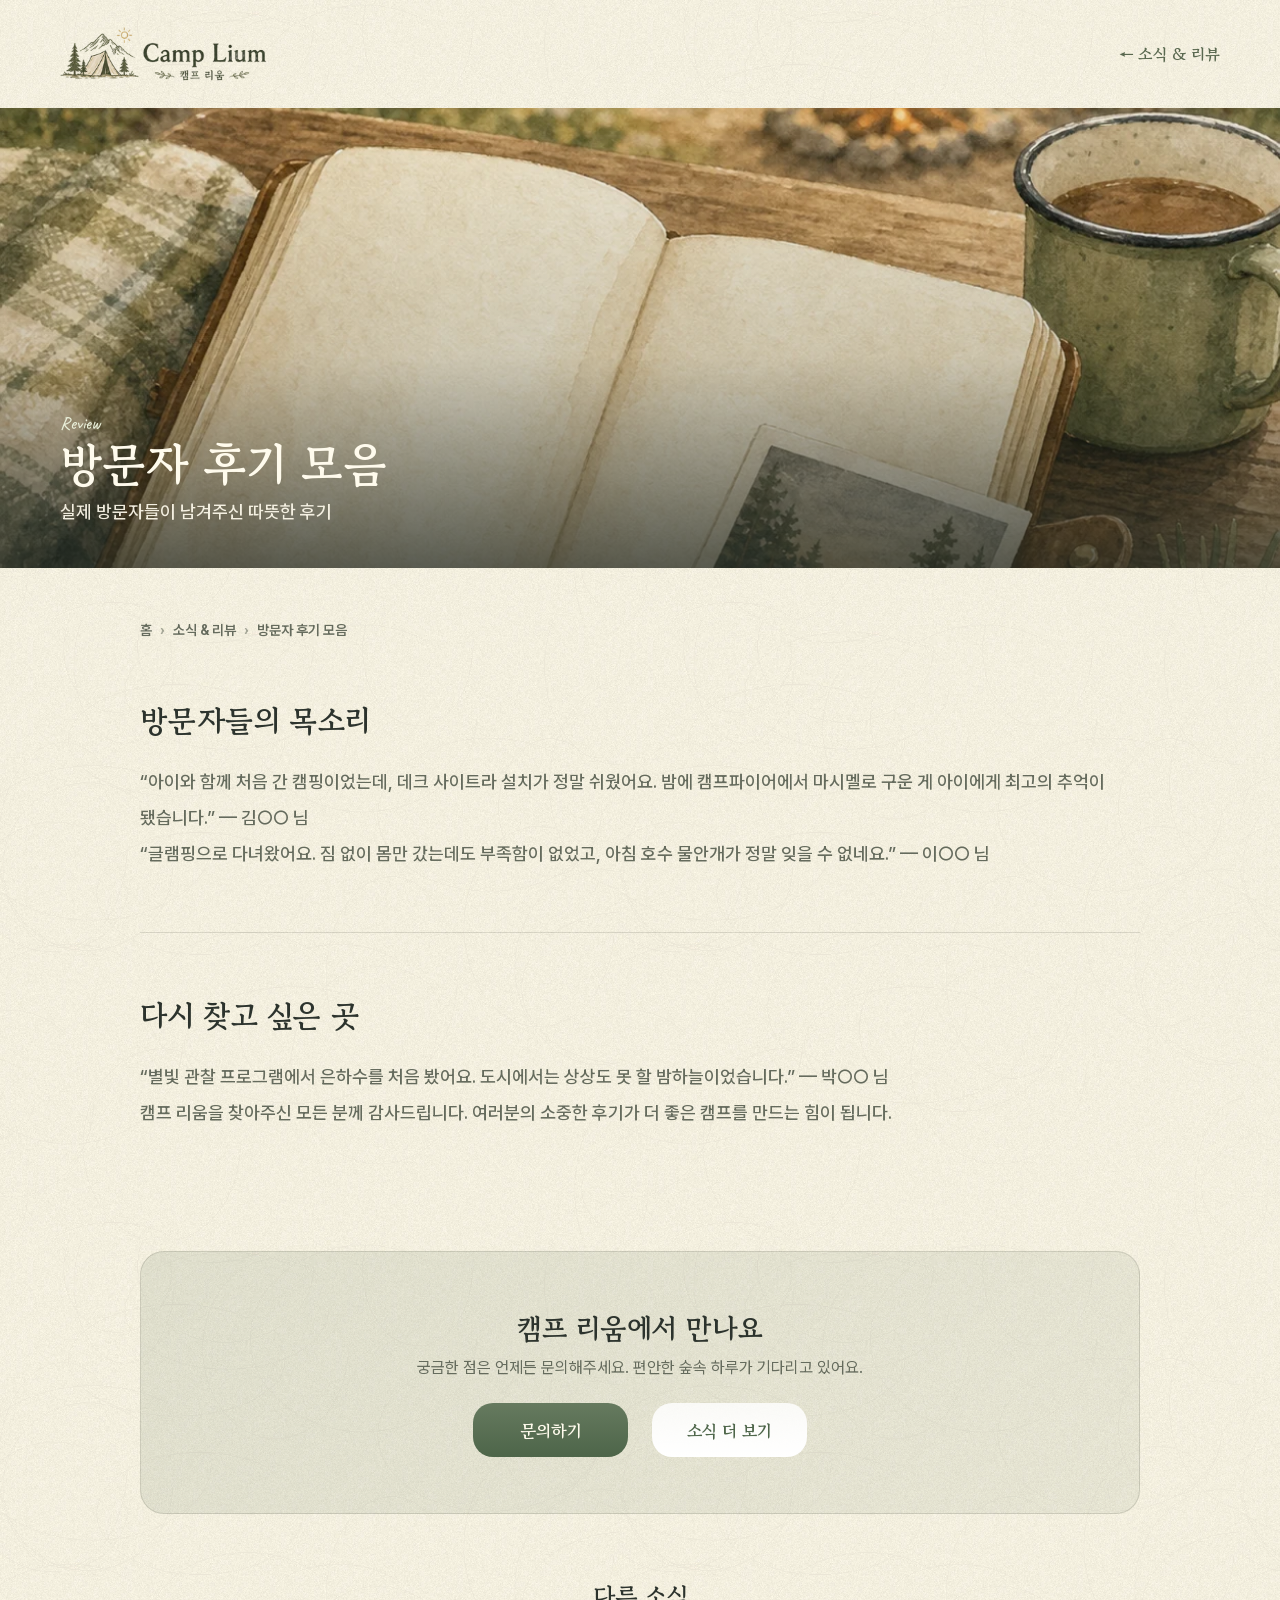
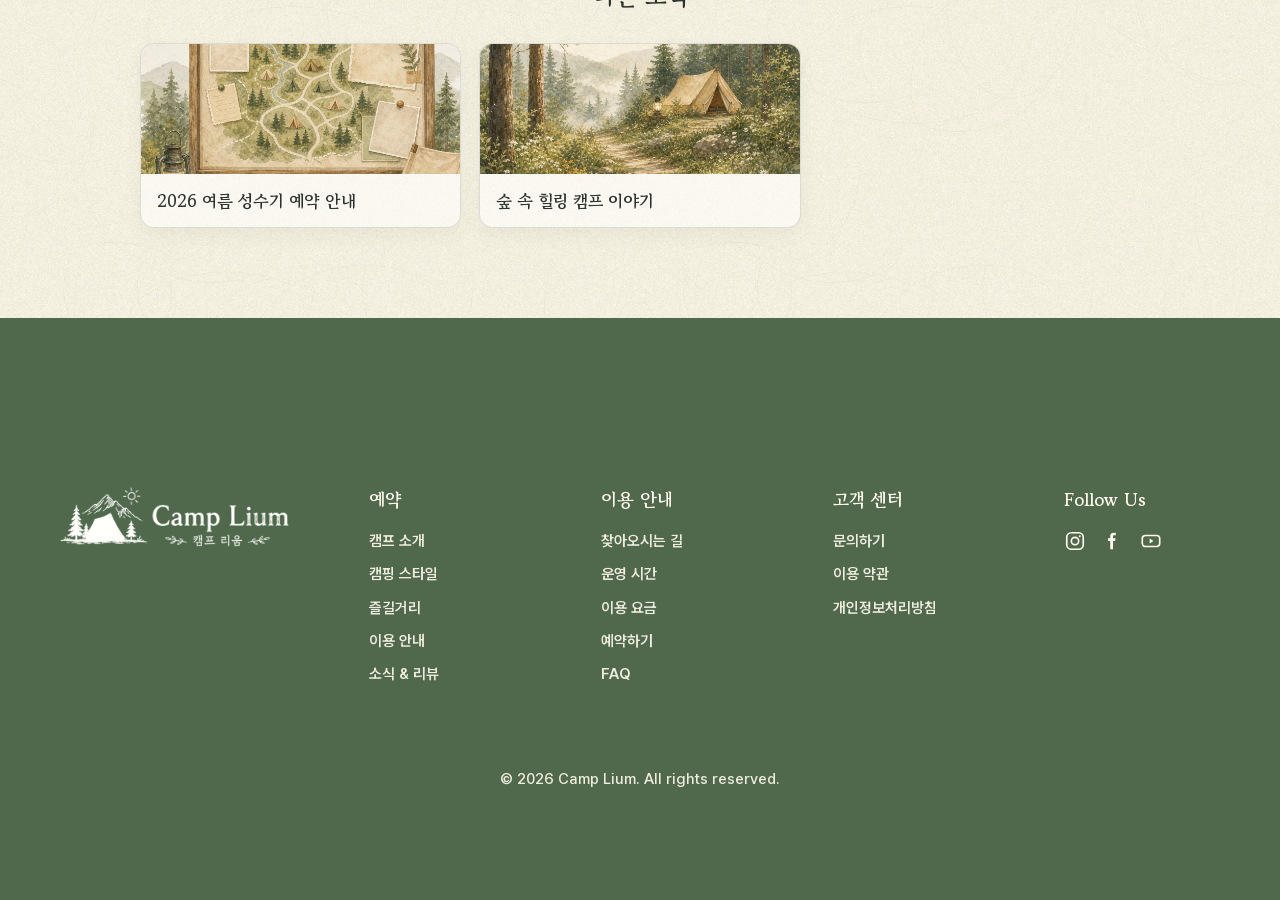
<file: news-review.html>
<!doctype html>
<html lang="ko">
  <head>
    <meta charset="utf-8" />
    <meta name="viewport" content="width=device-width, initial-scale=1" />
    <title>방문자 후기 모음 · Camp Lium</title>
    <link rel="stylesheet" href="styles.css?v=20260711x" />
    <link rel="stylesheet" href="detail.css?v=20260716a" />
  </head>
  <body>
    <header class="detail-top">
      <a class="brand" href="index.html"><img src="assets/elements/brand.webp" alt="Camp Lium" /></a>
      <a class="detail-back" href="index.html#news">← 소식 & 리뷰</a>
    </header>

    <main>
      <section class="detail-hero">
        <img src="assets/elements/news-review-thumb.webp" alt="방문자 후기 모음" />
        <div class="detail-hero-copy">
          <p class="script">Review</p>
          <h1>방문자 후기 모음</h1>
          <p>실제 방문자들이 남겨주신 따뜻한 후기</p>
        </div>
      </section>

      <nav class="breadcrumb" aria-label="위치">
        <a href="index.html">홈</a><span>›</span><a href="index.html#news">소식 & 리뷰</a><span>›</span>방문자 후기 모음
      </nav>

      <div class="detail-wrap">
        <section class="detail-section">
          <h2>방문자들의 목소리</h2>
          <p class="detail-lead">“아이와 함께 처음 간 캠핑이었는데, 데크 사이트라 설치가 정말 쉬웠어요. 밤에 캠프파이어에서 마시멜로 구운 게 아이에게 최고의 추억이 됐습니다.” — 김○○ 님</p>
          <p class="detail-lead">“글램핑으로 다녀왔어요. 짐 없이 몸만 갔는데도 부족함이 없었고, 아침 호수 물안개가 정말 잊을 수 없네요.” — 이○○ 님</p>
        </section>
        <section class="detail-section">
          <h2>다시 찾고 싶은 곳</h2>
          <p class="detail-lead">“별빛 관찰 프로그램에서 은하수를 처음 봤어요. 도시에서는 상상도 못 할 밤하늘이었습니다.” — 박○○ 님</p>
          <p class="detail-lead">캠프 리움을 찾아주신 모든 분께 감사드립니다. 여러분의 소중한 후기가 더 좋은 캠프를 만드는 힘이 됩니다.</p>
        </section>
      </div>

      <section class="detail-cta">
        <h2>캠프 리움에서 만나요</h2>
        <p>궁금한 점은 언제든 문의해주세요. 편안한 숲속 하루가 기다리고 있어요.</p>
        <div class="actions">
          <a class="btn primary" href="contact.html">문의하기</a>
          <a class="btn outline" href="index.html#news">소식 더 보기</a>
        </div>
      </section>

      <section class="more-styles">
        <h2>다른 소식</h2>
        <div class="more-grid">
          <a class="more-card" href="news-reservation.html"><img src="assets/elements/news-reservation-thumb.webp" alt="" /><span>2026 여름 성수기 예약 안내</span></a>
          <a class="more-card" href="news-story.html"><img src="assets/elements/news-story-thumb.webp" alt="" /><span>숲 속 힐링 캠프 이야기</span></a>
        </div>
      </section>
    </main>

    <footer class="footer">
      <div class="wrap footer-grid">
        <div class="footer-brand"><img src="assets/elements/brand.webp" alt="Camp Lium" /></div>
        <div><h3>예약</h3><a href="index.html#about">캠프 소개</a><a href="index.html#style">캠핑 스타일</a><a href="index.html#activities">즐길거리</a><a href="index.html#guide">이용 안내</a><a href="index.html#news">소식 & 리뷰</a></div>
        <div><h3>이용 안내</h3><a href="index.html#guide">찾아오시는 길</a><a href="index.html#guide">운영 시간</a><a href="index.html#guide">이용 요금</a><a href="index.html#guide">예약하기</a><a href="index.html#guide">FAQ</a></div>
        <div><h3>고객 센터</h3><a href="contact.html">문의하기</a><a>이용 약관</a><a>개인정보처리방침</a></div>
        <div><h3>Follow Us</h3>
          <div class="social">
            <a href="#" aria-label="Instagram"><svg viewBox="0 0 24 24" fill="none" stroke="currentColor" stroke-width="1.8"><rect x="3" y="3" width="18" height="18" rx="5"/><circle cx="12" cy="12" r="4"/><circle cx="17.2" cy="6.8" r="1" fill="currentColor" stroke="none"/></svg></a>
            <a href="#" aria-label="Facebook"><svg viewBox="0 0 24 24" fill="currentColor"><path d="M15 3h-2.5C10 3 9 4.6 9 6.7V9H6.5v3H9v9h3v-9h2.3l.5-3H12V6.9c0-.8.3-1.1 1.2-1.1H15V3z"/></svg></a>
            <a href="#" aria-label="YouTube"><svg viewBox="0 0 24 24" fill="none" stroke="currentColor" stroke-width="1.8"><rect x="2.5" y="6" width="19" height="12" rx="3.5"/><path d="M10.5 9.2l4.2 2.8-4.2 2.8z" fill="currentColor" stroke="none"/></svg></a>
          </div>
        </div>
      </div>
      <p class="copyright">© 2026 Camp Lium. All rights reserved.</p>
    </footer>
  </body>
</html>
</file>
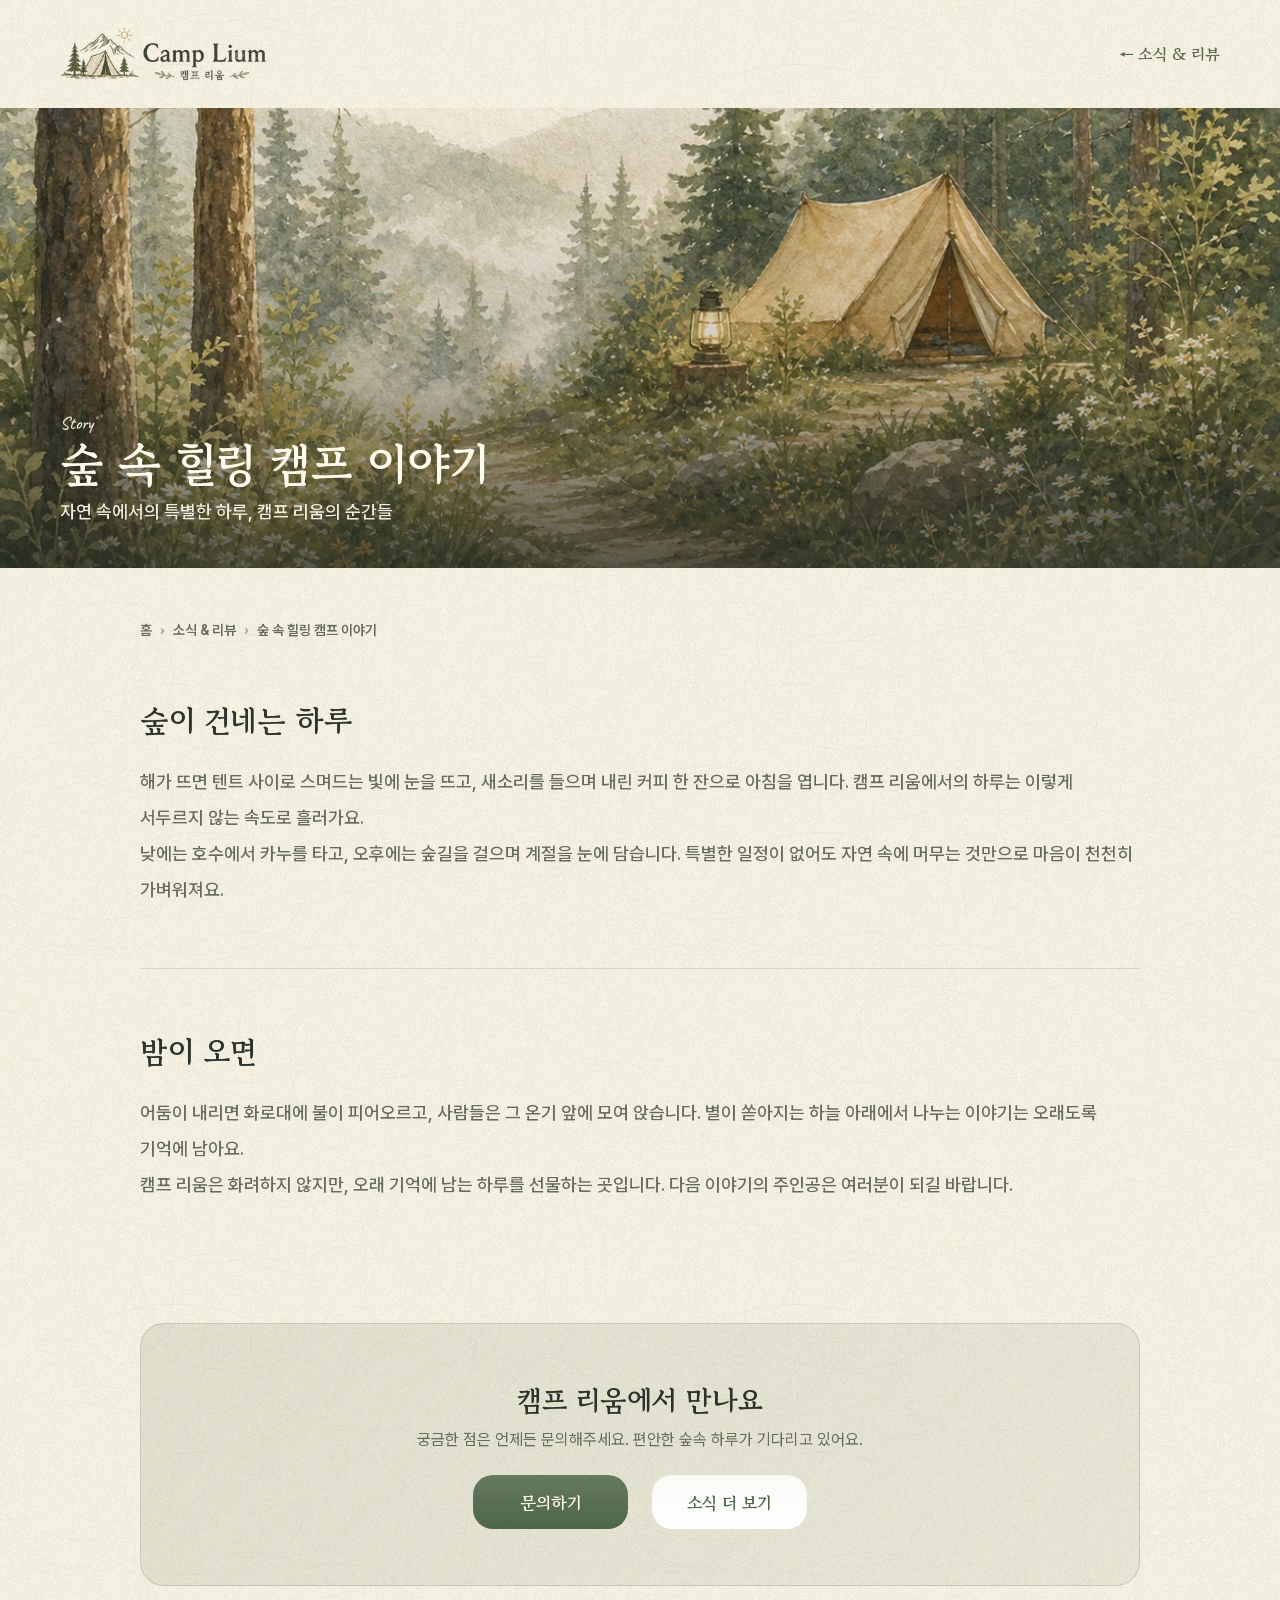
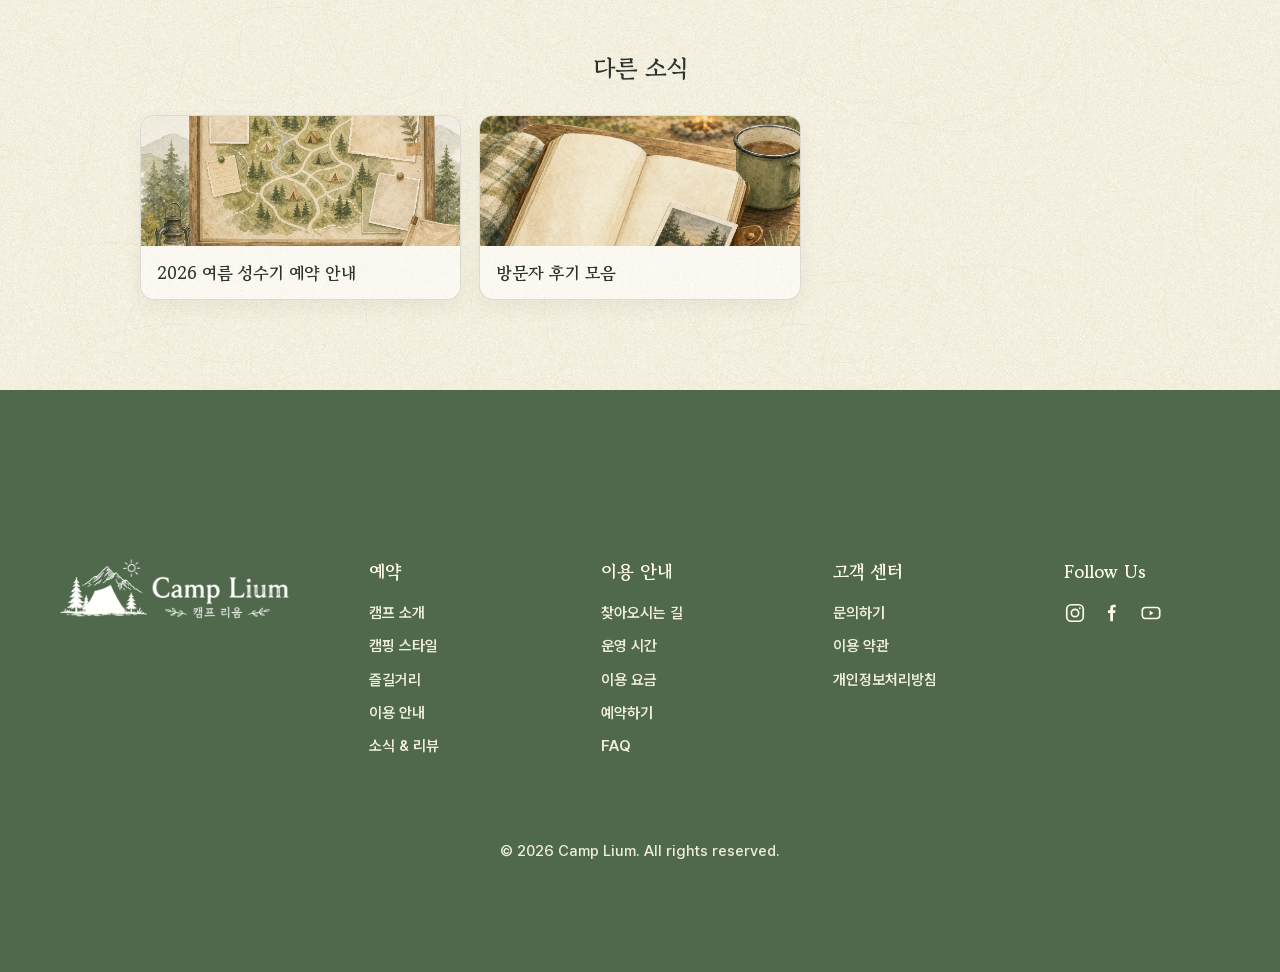
<file: news-story.html>
<!doctype html>
<html lang="ko">
  <head>
    <meta charset="utf-8" />
    <meta name="viewport" content="width=device-width, initial-scale=1" />
    <title>숲 속 힐링 캠프 이야기 · Camp Lium</title>
    <link rel="stylesheet" href="styles.css?v=20260711x" />
    <link rel="stylesheet" href="detail.css?v=20260716a" />
  </head>
  <body>
    <header class="detail-top">
      <a class="brand" href="index.html"><img src="assets/elements/brand.webp" alt="Camp Lium" /></a>
      <a class="detail-back" href="index.html#news">← 소식 & 리뷰</a>
    </header>

    <main>
      <section class="detail-hero">
        <img src="assets/elements/news-story-thumb.webp" alt="숲 속 힐링 캠프 이야기" />
        <div class="detail-hero-copy">
          <p class="script">Story</p>
          <h1>숲 속 힐링 캠프 이야기</h1>
          <p>자연 속에서의 특별한 하루, 캠프 리움의 순간들</p>
        </div>
      </section>

      <nav class="breadcrumb" aria-label="위치">
        <a href="index.html">홈</a><span>›</span><a href="index.html#news">소식 & 리뷰</a><span>›</span>숲 속 힐링 캠프 이야기
      </nav>

      <div class="detail-wrap">
        <section class="detail-section">
          <h2>숲이 건네는 하루</h2>
          <p class="detail-lead">해가 뜨면 텐트 사이로 스며드는 빛에 눈을 뜨고, 새소리를 들으며 내린 커피 한 잔으로 아침을 엽니다. 캠프 리움에서의 하루는 이렇게 서두르지 않는 속도로 흘러가요.</p>
          <p class="detail-lead">낮에는 호수에서 카누를 타고, 오후에는 숲길을 걸으며 계절을 눈에 담습니다. 특별한 일정이 없어도 자연 속에 머무는 것만으로 마음이 천천히 가벼워져요.</p>
        </section>
        <section class="detail-section">
          <h2>밤이 오면</h2>
          <p class="detail-lead">어둠이 내리면 화로대에 불이 피어오르고, 사람들은 그 온기 앞에 모여 앉습니다. 별이 쏟아지는 하늘 아래에서 나누는 이야기는 오래도록 기억에 남아요.</p>
          <p class="detail-lead">캠프 리움은 화려하지 않지만, 오래 기억에 남는 하루를 선물하는 곳입니다. 다음 이야기의 주인공은 여러분이 되길 바랍니다.</p>
        </section>
      </div>

      <section class="detail-cta">
        <h2>캠프 리움에서 만나요</h2>
        <p>궁금한 점은 언제든 문의해주세요. 편안한 숲속 하루가 기다리고 있어요.</p>
        <div class="actions">
          <a class="btn primary" href="contact.html">문의하기</a>
          <a class="btn outline" href="index.html#news">소식 더 보기</a>
        </div>
      </section>

      <section class="more-styles">
        <h2>다른 소식</h2>
        <div class="more-grid">
          <a class="more-card" href="news-reservation.html"><img src="assets/elements/news-reservation-thumb.webp" alt="" /><span>2026 여름 성수기 예약 안내</span></a>
          <a class="more-card" href="news-review.html"><img src="assets/elements/news-review-thumb.webp" alt="" /><span>방문자 후기 모음</span></a>
        </div>
      </section>
    </main>

    <footer class="footer">
      <div class="wrap footer-grid">
        <div class="footer-brand"><img src="assets/elements/brand.webp" alt="Camp Lium" /></div>
        <div><h3>예약</h3><a href="index.html#about">캠프 소개</a><a href="index.html#style">캠핑 스타일</a><a href="index.html#activities">즐길거리</a><a href="index.html#guide">이용 안내</a><a href="index.html#news">소식 & 리뷰</a></div>
        <div><h3>이용 안내</h3><a href="index.html#guide">찾아오시는 길</a><a href="index.html#guide">운영 시간</a><a href="index.html#guide">이용 요금</a><a href="index.html#guide">예약하기</a><a href="index.html#guide">FAQ</a></div>
        <div><h3>고객 센터</h3><a href="contact.html">문의하기</a><a>이용 약관</a><a>개인정보처리방침</a></div>
        <div><h3>Follow Us</h3>
          <div class="social">
            <a href="#" aria-label="Instagram"><svg viewBox="0 0 24 24" fill="none" stroke="currentColor" stroke-width="1.8"><rect x="3" y="3" width="18" height="18" rx="5"/><circle cx="12" cy="12" r="4"/><circle cx="17.2" cy="6.8" r="1" fill="currentColor" stroke="none"/></svg></a>
            <a href="#" aria-label="Facebook"><svg viewBox="0 0 24 24" fill="currentColor"><path d="M15 3h-2.5C10 3 9 4.6 9 6.7V9H6.5v3H9v9h3v-9h2.3l.5-3H12V6.9c0-.8.3-1.1 1.2-1.1H15V3z"/></svg></a>
            <a href="#" aria-label="YouTube"><svg viewBox="0 0 24 24" fill="none" stroke="currentColor" stroke-width="1.8"><rect x="2.5" y="6" width="19" height="12" rx="3.5"/><path d="M10.5 9.2l4.2 2.8-4.2 2.8z" fill="currentColor" stroke="none"/></svg></a>
          </div>
        </div>
      </div>
      <p class="copyright">© 2026 Camp Lium. All rights reserved.</p>
    </footer>
  </body>
</html>
</file>
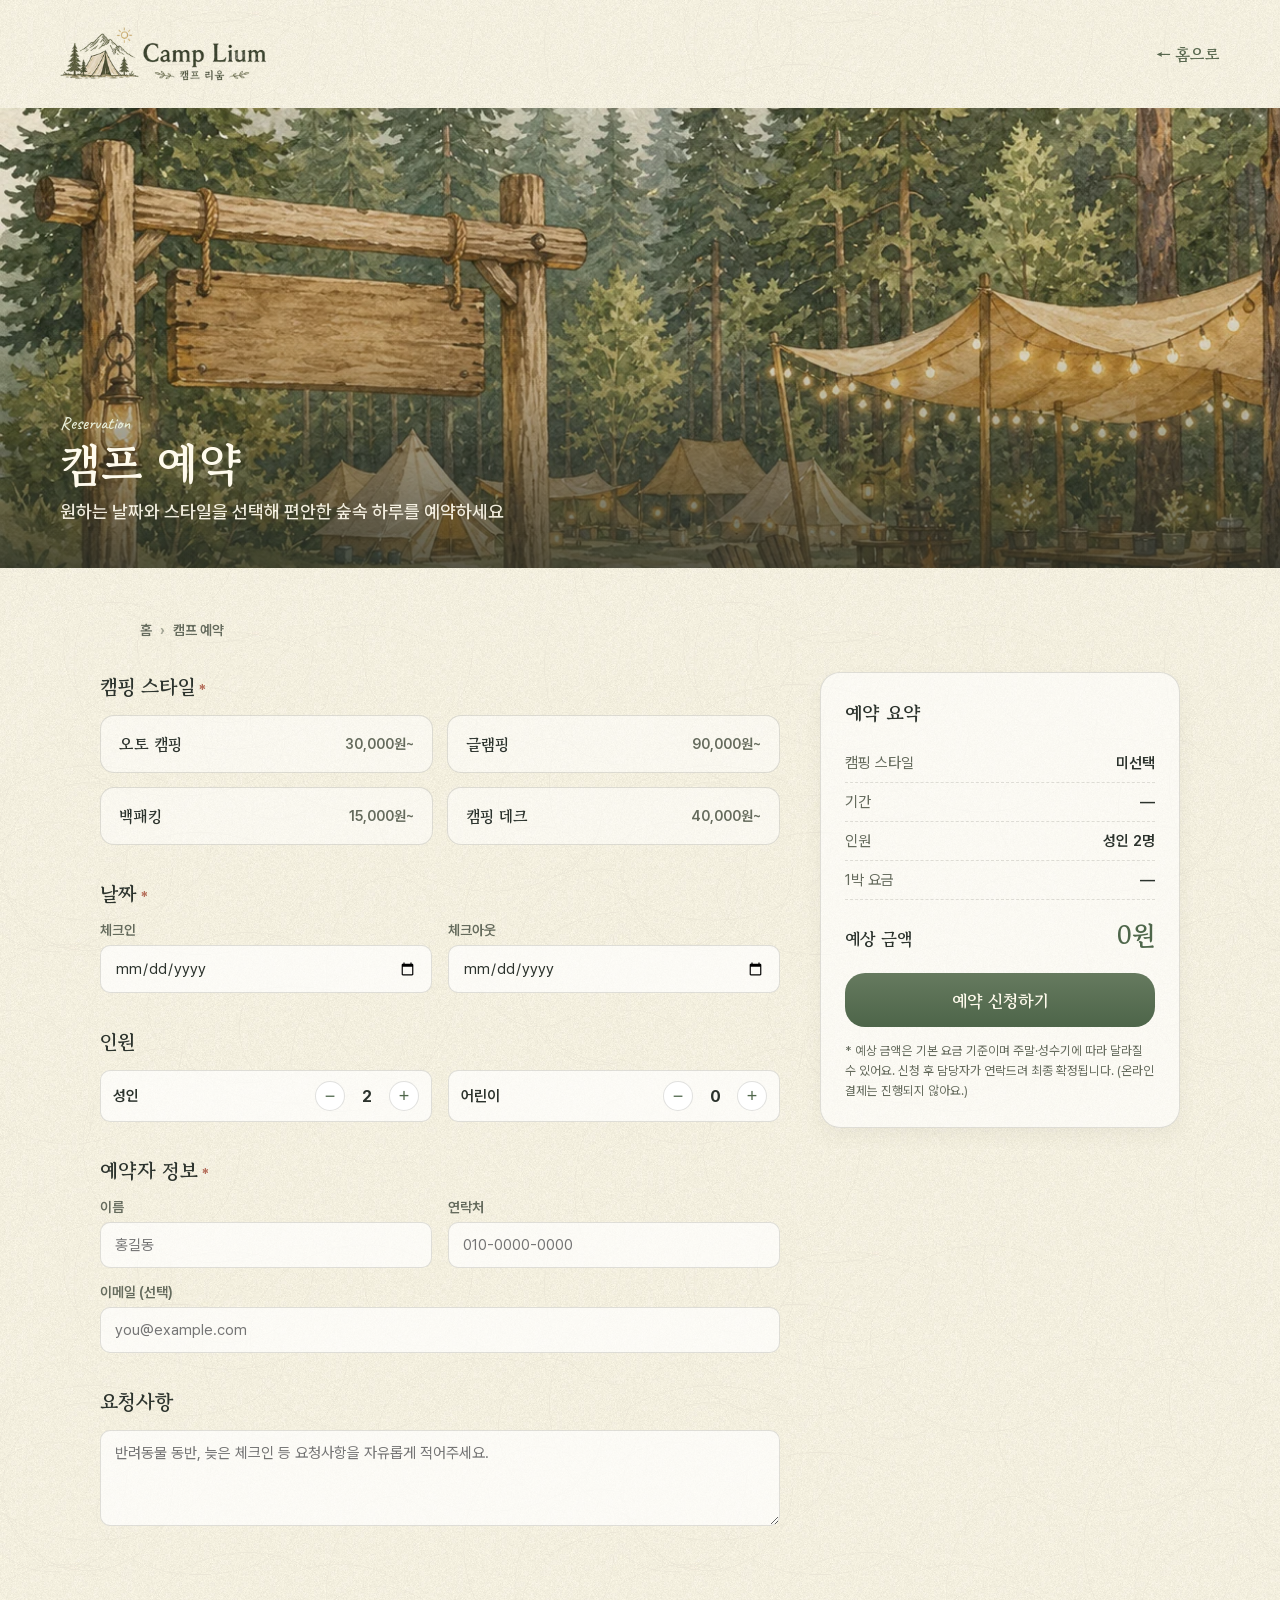
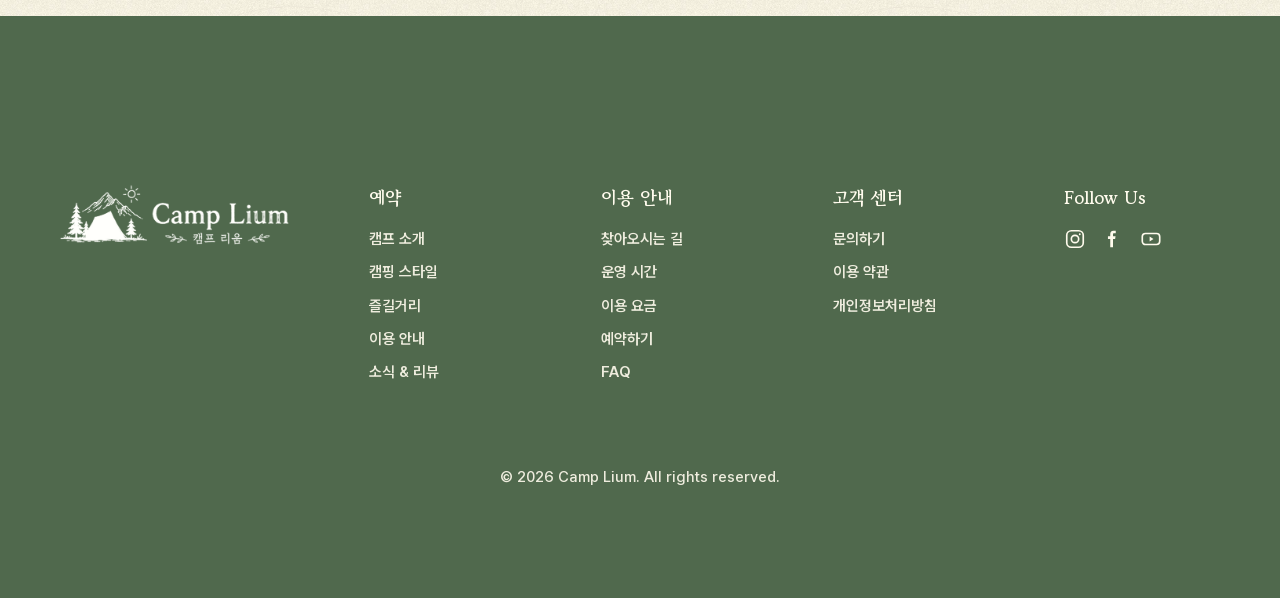
<file: reserve.html>
<!doctype html>
<html lang="ko">
  <head>
    <meta charset="utf-8" />
    <meta name="viewport" content="width=device-width, initial-scale=1" />
    <title>캠프 예약 · Camp Lium</title>
    <link rel="stylesheet" href="styles.css?v=20260711x" />
    <link rel="stylesheet" href="detail.css?v=20260716a" />
    <style>
      /* ===== 예약 페이지 전용 ===== */
      .reserve-wrap {
        display: grid;
        grid-template-columns: 1fr 360px;
        gap: 40px;
        align-items: start;
        width: min(1080px, calc(100% - 120px));
        margin: 34px auto 0;
        padding-bottom: 90px;
      }
      .reserve-form { display: flex; flex-direction: column; gap: 34px; }
      .fieldset { border: none; margin: 0; padding: 0; }
      .fieldset > legend,
      .field-label {
        display: block;
        margin: 0 0 14px;
        padding: 0;
        color: var(--ink);
        font-family: var(--font-heading);
        font-size: 20px;
        font-weight: var(--fw-title);
      }
      .req { color: #a8543f; font-size: 14px; margin-left: 4px; }

      /* 스타일 선택 카드 */
      .style-options { display: grid; grid-template-columns: 1fr 1fr; gap: 14px; }
      .style-opt { position: relative; cursor: pointer; }
      .style-opt input { position: absolute; opacity: 0; inset: 0; cursor: pointer; }
      .style-opt .box {
        display: flex; align-items: center; justify-content: space-between; gap: 10px;
        padding: 16px 18px;
        border: 1.5px solid var(--line);
        border-radius: var(--r-lg);
        background: rgba(255, 255, 255, .5);
        transition: border-color .15s ease, background .15s ease, box-shadow .15s ease;
      }
      .style-opt .box .name { font-family: var(--font-heading); font-size: 16px; font-weight: var(--fw-title); color: var(--ink); }
      .style-opt .box .price { font-size: 14px; color: var(--muted); font-weight: var(--fw-medium); }
      .style-opt input:checked + .box {
        border-color: var(--green);
        background: rgba(102, 122, 95, .12);
        box-shadow: 0 0 0 1px var(--green) inset;
      }
      .style-opt input:focus-visible + .box { box-shadow: 0 0 0 3px rgba(102,122,95,.35); }

      /* 입력 */
      .row { display: grid; grid-template-columns: 1fr 1fr; gap: 16px; }
      .ctrl { display: flex; flex-direction: column; gap: 7px; }
      .ctrl label { font-size: 14px; font-weight: var(--fw-medium); color: var(--muted); }
      .ctrl input, .ctrl textarea, .ctrl select {
        width: 100%;
        padding: 13px 14px;
        border: 1.5px solid var(--line);
        border-radius: var(--r-sm);
        background: rgba(255, 255, 255, .7);
        font-family: var(--font-body);
        font-size: 15px;
        color: var(--ink);
      }
      .ctrl textarea { min-height: 96px; resize: vertical; }
      .ctrl input:focus, .ctrl textarea:focus, .ctrl select:focus {
        outline: none; border-color: var(--green); background: #fff;
        box-shadow: 0 0 0 3px rgba(102,122,95,.15);
      }

      /* 인원 스텝퍼 */
      .steppers { display: grid; grid-template-columns: 1fr 1fr; gap: 16px; }
      .stepper { display: flex; align-items: center; justify-content: space-between;
        padding: 10px 12px; border: 1.5px solid var(--line); border-radius: var(--r-sm); background: rgba(255,255,255,.7); }
      .stepper .lab { font-size: 15px; color: var(--ink); font-weight: var(--fw-medium); }
      .stepper .ctl { display: flex; align-items: center; gap: 12px; }
      .stepper button {
        width: 30px; height: 30px; border-radius: 50%; border: 1.5px solid var(--line);
        background: #fff; color: var(--green); font-size: 18px; line-height: 1; cursor: pointer;
        display: inline-flex; align-items: center; justify-content: center;
      }
      .stepper button:hover { border-color: var(--green); }
      .stepper .num { min-width: 20px; text-align: center; font-weight: var(--fw-bold); color: var(--ink); }

      /* 요약 카드 */
      .reserve-summary {
        position: sticky; top: 24px;
        border: 1px solid var(--line);
        border-radius: var(--r-xl);
        background: rgba(255, 255, 255, .62);
        box-shadow: var(--shadow-card);
        padding: 26px 24px;
      }
      .reserve-summary h3 { margin: 0 0 18px; font-family: var(--font-heading); font-size: 19px; font-weight: var(--fw-title); color: var(--ink); }
      .sum-row { display: flex; justify-content: space-between; gap: 12px; padding: 10px 0; font-size: 15px; color: var(--muted); border-bottom: 1px dashed var(--line); }
      .sum-row .v { color: var(--ink); font-weight: var(--fw-medium); text-align: right; }
      .sum-total { display: flex; justify-content: space-between; align-items: baseline; margin-top: 16px; }
      .sum-total .k { font-family: var(--font-heading); font-weight: var(--fw-title); color: var(--ink); font-size: 17px; }
      .sum-total .v { font-family: var(--font-heading); font-weight: var(--fw-title); color: var(--green); font-size: 26px; }
      .reserve-summary .btn { width: 100%; margin-top: 20px; }
      .sum-note { margin: 14px 0 0; font-size: 12.5px; line-height: 1.6; color: var(--muted); }

      /* 확인 오버레이 */
      .confirm-overlay {
        position: fixed; inset: 0; z-index: 100; display: none;
        align-items: center; justify-content: center; padding: 20px;
        background: rgba(44, 51, 45, .55);
      }
      .confirm-overlay.on { display: flex; }
      .confirm-card {
        width: min(460px, 100%); background: var(--paper); border-radius: var(--r-2xl);
        padding: 40px 34px; text-align: center; box-shadow: 0 20px 50px rgba(0,0,0,.25);
      }
      .confirm-card .check {
        width: 60px; height: 60px; margin: 0 auto 18px; border-radius: 50%;
        background: var(--soft-green); color: var(--green);
        display: flex; align-items: center; justify-content: center; font-size: 30px; font-weight: 700;
      }
      .confirm-card h3 { margin: 0 0 10px; font-family: var(--font-heading); font-size: 24px; font-weight: var(--fw-bold); color: var(--ink); }
      .confirm-card p { margin: 0 0 20px; color: var(--muted); font-size: 15px; line-height: 1.7; }
      .confirm-detail { text-align: left; background: rgba(255,255,255,.6); border: 1px solid var(--line); border-radius: var(--r-md); padding: 16px 18px; margin-bottom: 22px; }
      .confirm-detail .r { display: flex; justify-content: space-between; gap: 10px; padding: 5px 0; font-size: 14px; color: var(--muted); }
      .confirm-detail .r .v { color: var(--ink); font-weight: var(--fw-medium); }
      .err-text { color: #a8543f; font-size: 13px; margin-top: 8px; display: none; }
      .err-text.on { display: block; }

      @media (max-width: 980px) {
        .reserve-wrap { grid-template-columns: 1fr; width: min(720px, calc(100% - 36px)); gap: 30px; }
        .reserve-summary { position: static; }
        .style-options { grid-template-columns: 1fr; }
      }
    </style>
  </head>
  <body>
    <header class="detail-top">
      <a class="brand" href="index.html"><img src="assets/elements/brand.webp" alt="Camp Lium" /></a>
      <a class="detail-back" href="index.html">← 홈으로</a>
    </header>

    <main>
      <section class="detail-hero">
        <img src="assets/elements/about-camp-main.webp" alt="캠프 리움 예약" />
        <div class="detail-hero-copy">
          <p class="script">Reservation</p>
          <h1>캠프 예약</h1>
          <p>원하는 날짜와 스타일을 선택해 편안한 숲속 하루를 예약하세요</p>
        </div>
      </section>

      <nav class="breadcrumb" aria-label="위치">
        <a href="index.html">홈</a><span>›</span>캠프 예약
      </nav>

      <form class="reserve-wrap" id="reserveForm" novalidate>
        <div class="reserve-form">
          <fieldset class="fieldset">
            <legend>캠핑 스타일<span class="req">*</span></legend>
            <div class="style-options">
              <label class="style-opt"><input type="radio" name="style" value="오토 캠핑" data-price="30000" />
                <span class="box"><span class="name">오토 캠핑</span><span class="price">30,000원~</span></span></label>
              <label class="style-opt"><input type="radio" name="style" value="글램핑" data-price="90000" />
                <span class="box"><span class="name">글램핑</span><span class="price">90,000원~</span></span></label>
              <label class="style-opt"><input type="radio" name="style" value="백패킹" data-price="15000" />
                <span class="box"><span class="name">백패킹</span><span class="price">15,000원~</span></span></label>
              <label class="style-opt"><input type="radio" name="style" value="캠핑 데크" data-price="40000" />
                <span class="box"><span class="name">캠핑 데크</span><span class="price">40,000원~</span></span></label>
            </div>
            <p class="err-text" id="errStyle">캠핑 스타일을 선택해주세요.</p>
          </fieldset>

          <fieldset class="fieldset">
            <legend>날짜<span class="req">*</span></legend>
            <div class="row">
              <div class="ctrl"><label for="checkin">체크인</label><input type="date" id="checkin" name="checkin" /></div>
              <div class="ctrl"><label for="checkout">체크아웃</label><input type="date" id="checkout" name="checkout" /></div>
            </div>
            <p class="err-text" id="errDate">체크아웃 날짜는 체크인 이후여야 해요.</p>
          </fieldset>

          <fieldset class="fieldset">
            <legend>인원</legend>
            <div class="steppers">
              <div class="stepper"><span class="lab">성인</span><span class="ctl"><button type="button" data-t="adult" data-d="-1">−</button><span class="num" id="adultNum">2</span><button type="button" data-t="adult" data-d="1">+</button></span></div>
              <div class="stepper"><span class="lab">어린이</span><span class="ctl"><button type="button" data-t="child" data-d="-1">−</button><span class="num" id="childNum">0</span><button type="button" data-t="child" data-d="1">+</button></span></div>
            </div>
          </fieldset>

          <fieldset class="fieldset">
            <legend>예약자 정보<span class="req">*</span></legend>
            <div class="row">
              <div class="ctrl"><label for="name">이름</label><input type="text" id="name" name="name" placeholder="홍길동" /></div>
              <div class="ctrl"><label for="phone">연락처</label><input type="tel" id="phone" name="phone" placeholder="010-0000-0000" /></div>
            </div>
            <div class="ctrl" style="margin-top:16px;"><label for="email">이메일 (선택)</label><input type="email" id="email" name="email" placeholder="you@example.com" /></div>
            <p class="err-text" id="errInfo">이름과 연락처를 입력해주세요.</p>
          </fieldset>

          <fieldset class="fieldset">
            <legend>요청사항</legend>
            <div class="ctrl"><textarea id="memo" name="memo" placeholder="반려동물 동반, 늦은 체크인 등 요청사항을 자유롭게 적어주세요."></textarea></div>
          </fieldset>
        </div>

        <aside class="reserve-summary" aria-label="예약 요약">
          <h3>예약 요약</h3>
          <div class="sum-row"><span>캠핑 스타일</span><span class="v" id="sStyle">미선택</span></div>
          <div class="sum-row"><span>기간</span><span class="v" id="sNights">— </span></div>
          <div class="sum-row"><span>인원</span><span class="v" id="sGuests">성인 2명</span></div>
          <div class="sum-row"><span>1박 요금</span><span class="v" id="sRate">—</span></div>
          <div class="sum-total"><span class="k">예상 금액</span><span class="v" id="sTotal">0원</span></div>
          <button class="btn primary" type="submit">예약 신청하기</button>
          <p class="sum-note">* 예상 금액은 기본 요금 기준이며 주말·성수기에 따라 달라질 수 있어요. 신청 후 담당자가 연락드려 최종 확정됩니다. (온라인 결제는 진행되지 않아요.)</p>
        </aside>
      </form>
    </main>

    <div class="confirm-overlay" id="confirmOverlay">
      <div class="confirm-card">
        <div class="check">✓</div>
        <h3>예약 신청이 접수되었어요</h3>
        <p>입력하신 연락처로 담당자가 확인 후 연락드릴게요.<br />숲에서 만나요! 🌲</p>
        <div class="confirm-detail" id="confirmDetail"></div>
        <button class="btn primary" type="button" id="confirmClose" style="width:100%;">확인</button>
      </div>
    </div>

    <footer class="footer">
      <div class="wrap footer-grid">
        <div class="footer-brand"><img src="assets/elements/brand.webp" alt="Camp Lium" /></div>
        <div><h3>예약</h3><a href="index.html#about">캠프 소개</a><a href="index.html#style">캠핑 스타일</a><a href="index.html#activities">즐길거리</a><a href="index.html#guide">이용 안내</a><a href="index.html#news">소식 & 리뷰</a></div>
        <div><h3>이용 안내</h3><a href="index.html#guide">찾아오시는 길</a><a href="index.html#guide">운영 시간</a><a href="index.html#guide">이용 요금</a><a href="reserve.html">예약하기</a><a href="index.html#guide">FAQ</a></div>
        <div><h3>고객 센터</h3><a href="contact.html">문의하기</a><a>이용 약관</a><a>개인정보처리방침</a></div>
        <div><h3>Follow Us</h3>
          <div class="social">
            <a href="#" aria-label="Instagram"><svg viewBox="0 0 24 24" fill="none" stroke="currentColor" stroke-width="1.8"><rect x="3" y="3" width="18" height="18" rx="5"/><circle cx="12" cy="12" r="4"/><circle cx="17.2" cy="6.8" r="1" fill="currentColor" stroke="none"/></svg></a>
            <a href="#" aria-label="Facebook"><svg viewBox="0 0 24 24" fill="currentColor"><path d="M15 3h-2.5C10 3 9 4.6 9 6.7V9H6.5v3H9v9h3v-9h2.3l.5-3H12V6.9c0-.8.3-1.1 1.2-1.1H15V3z"/></svg></a>
            <a href="#" aria-label="YouTube"><svg viewBox="0 0 24 24" fill="none" stroke="currentColor" stroke-width="1.8"><rect x="2.5" y="6" width="19" height="12" rx="3.5"/><path d="M10.5 9.2l4.2 2.8-4.2 2.8z" fill="currentColor" stroke="none"/></svg></a>
          </div>
        </div>
      </div>
      <p class="copyright">© 2026 Camp Lium. All rights reserved.</p>
    </footer>

    <script>
      (function () {
        var state = { style: null, rate: 0, adult: 2, child: 0 };
        var won = function (n) { return n.toLocaleString('ko-KR') + '원'; };
        function nights() {
          var ci = document.getElementById('checkin').value;
          var co = document.getElementById('checkout').value;
          if (!ci || !co) return 0;
          var d = (new Date(co) - new Date(ci)) / 86400000;
          return d > 0 ? d : 0;
        }
        function render() {
          var n = nights();
          document.getElementById('sStyle').textContent = state.style || '미선택';
          document.getElementById('sNights').textContent = n > 0 ? n + '박' : '— ';
          document.getElementById('sGuests').textContent = '성인 ' + state.adult + '명' + (state.child ? ', 어린이 ' + state.child + '명' : '');
          document.getElementById('sRate').textContent = state.rate ? won(state.rate) : '—';
          document.getElementById('sTotal').textContent = won(state.rate * n);
        }
        // 스타일 선택
        document.querySelectorAll('input[name="style"]').forEach(function (r) {
          r.addEventListener('change', function () {
            state.style = r.value; state.rate = parseInt(r.dataset.price, 10);
            document.getElementById('errStyle').classList.remove('on');
            render();
          });
        });
        // 날짜
        ['checkin', 'checkout'].forEach(function (id) {
          document.getElementById(id).addEventListener('change', function () {
            document.getElementById('errDate').classList.remove('on'); render();
          });
        });
        // 인원 스텝퍼
        document.querySelectorAll('.stepper button').forEach(function (b) {
          b.addEventListener('click', function () {
            var t = b.dataset.t, d = parseInt(b.dataset.d, 10);
            var min = t === 'adult' ? 1 : 0;
            state[t] = Math.max(min, state[t] + d);
            document.getElementById(t + 'Num').textContent = state[t];
            render();
          });
        });
        // 제출
        document.getElementById('reserveForm').addEventListener('submit', function (e) {
          e.preventDefault();
          var ok = true;
          if (!state.style) { document.getElementById('errStyle').classList.add('on'); ok = false; }
          var n = nights();
          if (n <= 0) { document.getElementById('errDate').classList.add('on'); ok = false; }
          var name = document.getElementById('name').value.trim();
          var phone = document.getElementById('phone').value.trim();
          if (!name || !phone) { document.getElementById('errInfo').classList.add('on'); ok = false; }
          else { document.getElementById('errInfo').classList.remove('on'); }
          if (!ok) return;

          var detail = document.getElementById('confirmDetail');
          detail.innerHTML =
            row('캠핑 스타일', state.style) +
            row('기간', document.getElementById('checkin').value + ' ~ ' + document.getElementById('checkout').value + ' (' + n + '박)') +
            row('인원', '성인 ' + state.adult + '명' + (state.child ? ', 어린이 ' + state.child + '명' : '')) +
            row('예약자', name) +
            row('예상 금액', won(state.rate * n));
          document.getElementById('confirmOverlay').classList.add('on');
        });
        function row(k, v) { return '<div class="r"><span>' + k + '</span><span class="v">' + v + '</span></div>'; }
        document.getElementById('confirmClose').addEventListener('click', function () {
          document.getElementById('confirmOverlay').classList.remove('on');
        });
        render();
      })();
    </script>
  </body>
</html>
</file>
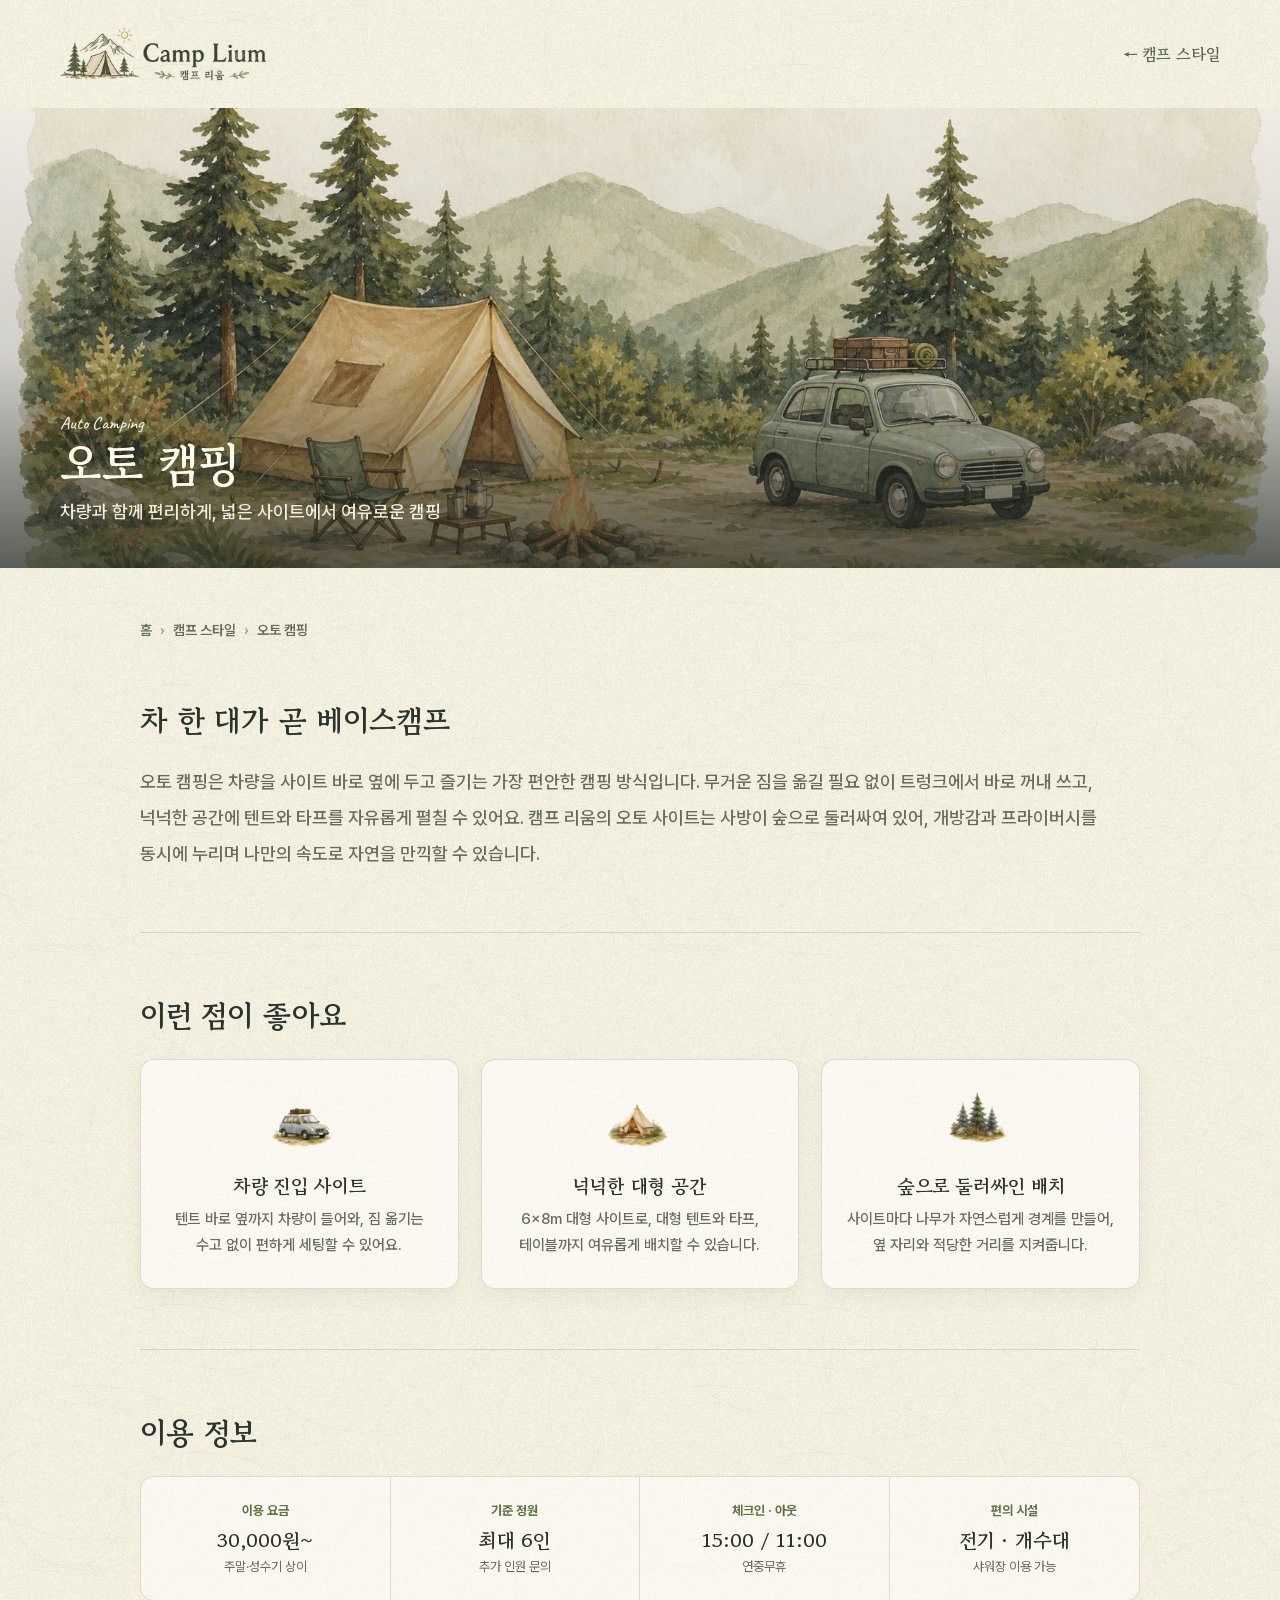
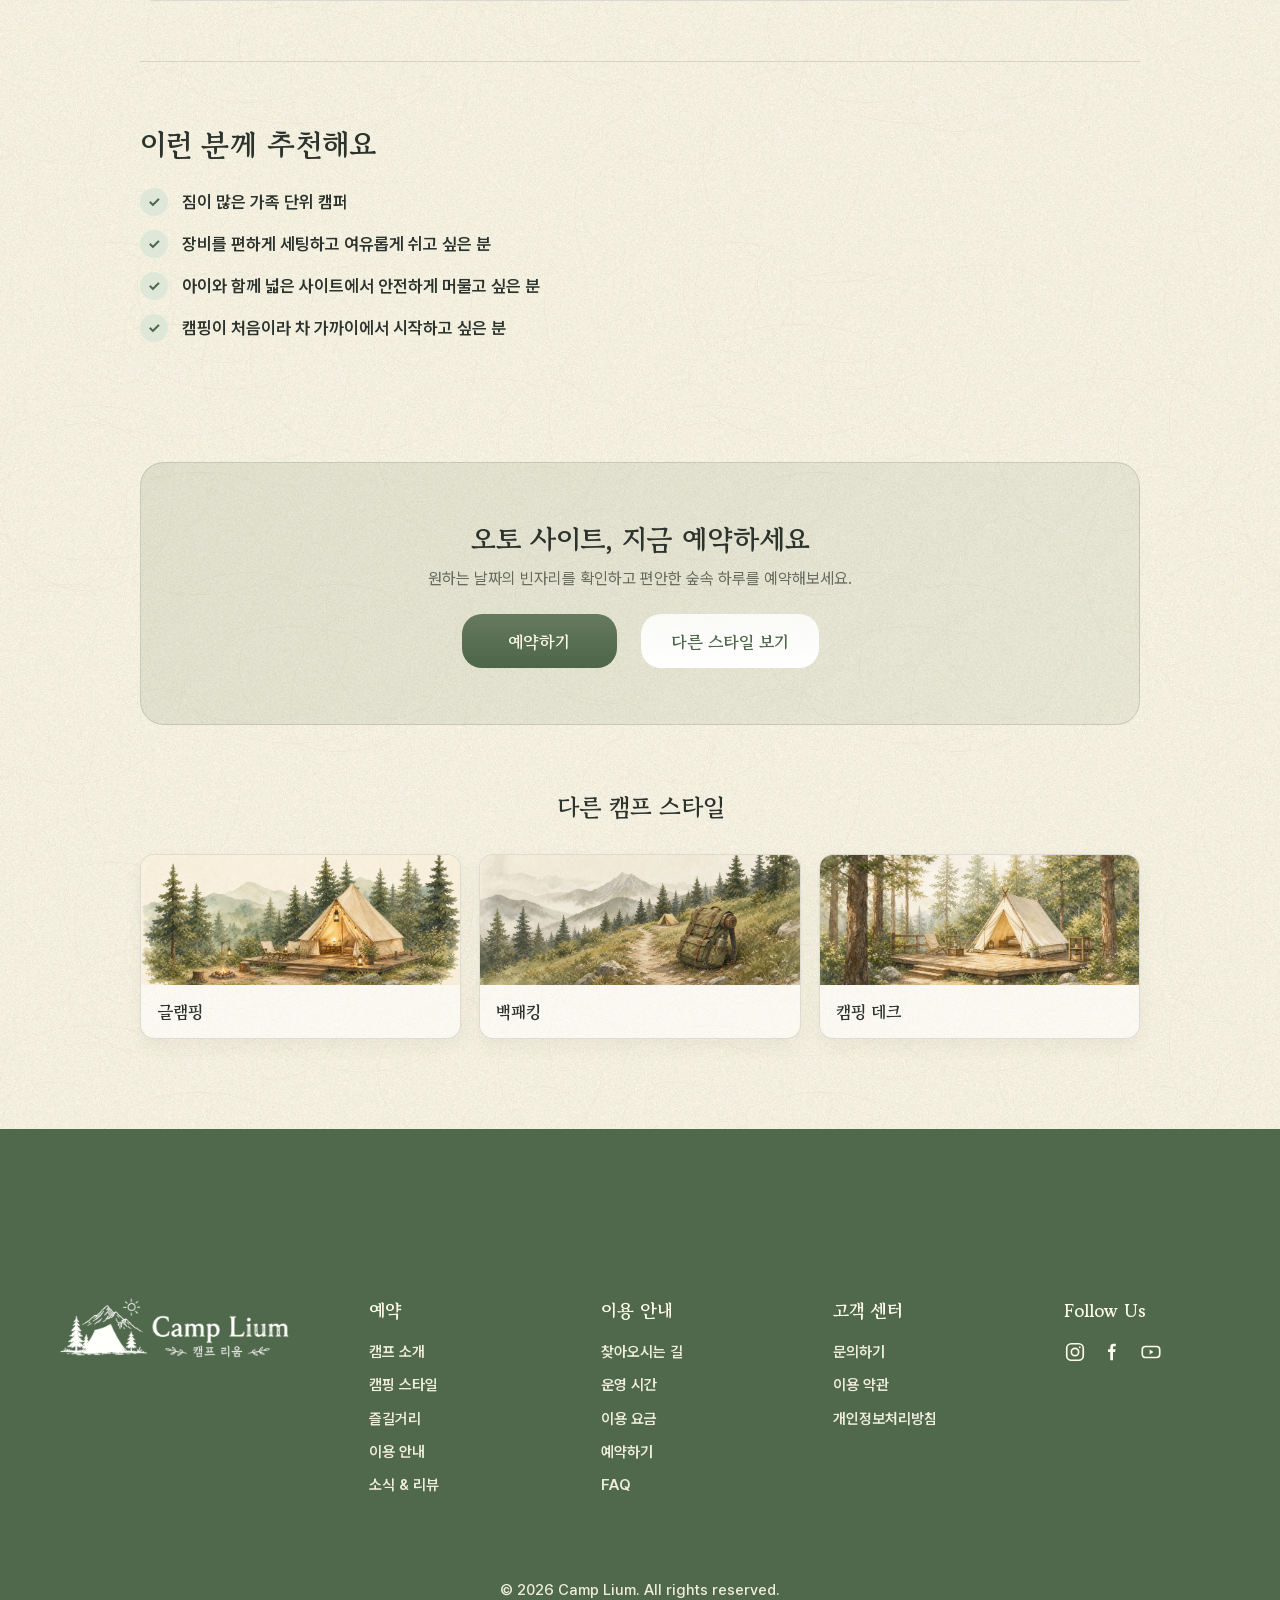
<file: style-auto.html>
<!doctype html>
<html lang="ko">
  <head>
    <meta charset="utf-8" />
    <meta name="viewport" content="width=device-width, initial-scale=1" />
    <title>오토 캠핑 · Camp Lium</title>
    <link rel="stylesheet" href="styles.css?v=20260711x" />
    <link rel="stylesheet" href="detail.css?v=20260716a" />
  </head>
  <body>
    <header class="detail-top">
      <a class="brand" href="index.html"><img src="assets/elements/brand.webp" alt="Camp Lium" /></a>
      <a class="detail-back" href="index.html#style">← 캠프 스타일</a>
    </header>

    <main>
      <section class="detail-hero">
        <img src="assets/elements/style-auto-thumb.webp" alt="오토 캠핑 사이트" />
        <div class="detail-hero-copy">
          <p class="script">Auto Camping</p>
          <h1>오토 캠핑</h1>
          <p>차량과 함께 편리하게, 넓은 사이트에서 여유로운 캠핑</p>
        </div>
      </section>

      <nav class="breadcrumb" aria-label="위치">
        <a href="index.html">홈</a><span>›</span><a href="index.html#style">캠프 스타일</a><span>›</span>오토 캠핑
      </nav>

      <div class="detail-wrap">
        <section class="detail-section">
          <h2>차 한 대가 곧 베이스캠프</h2>
          <p class="detail-lead">
            오토 캠핑은 차량을 사이트 바로 옆에 두고 즐기는 가장 편안한 캠핑 방식입니다.
            무거운 짐을 옮길 필요 없이 트렁크에서 바로 꺼내 쓰고, 넉넉한 공간에 텐트와 타프를 자유롭게 펼칠 수 있어요.
            캠프 리움의 오토 사이트는 사방이 숲으로 둘러싸여 있어, 개방감과 프라이버시를 동시에 누리며
            나만의 속도로 자연을 만끽할 수 있습니다.
          </p>
        </section>

        <section class="detail-section">
          <h2>이런 점이 좋아요</h2>
          <div class="feature-grid">
            <article class="feature-card">
              <img src="assets/elements/style-car.webp" alt="" />
              <div>
                <h3>차량 진입 사이트</h3>
                <p>텐트 바로 옆까지 차량이 들어와, 짐 옮기는 수고 없이 편하게 세팅할 수 있어요.</p>
              </div>
            </article>
            <article class="feature-card">
              <img src="assets/elements/style-tent.webp" alt="" />
              <div>
                <h3>넉넉한 대형 공간</h3>
                <p>6×8m 대형 사이트로, 대형 텐트와 타프, 테이블까지 여유롭게 배치할 수 있습니다.</p>
              </div>
            </article>
            <article class="feature-card">
              <img src="assets/elements/style-tree.webp" alt="" />
              <div>
                <h3>숲으로 둘러싸인 배치</h3>
                <p>사이트마다 나무가 자연스럽게 경계를 만들어, 옆 자리와 적당한 거리를 지켜줍니다.</p>
              </div>
            </article>
          </div>
        </section>

        <section class="detail-section">
          <h2>이용 정보</h2>
          <div class="info-bar">
            <div class="info-item"><span class="k">이용 요금</span><span class="v">30,000원~</span><span class="s">주말·성수기 상이</span></div>
            <div class="info-item"><span class="k">기준 정원</span><span class="v">최대 6인</span><span class="s">추가 인원 문의</span></div>
            <div class="info-item"><span class="k">체크인 · 아웃</span><span class="v">15:00 / 11:00</span><span class="s">연중무휴</span></div>
            <div class="info-item"><span class="k">편의 시설</span><span class="v">전기 · 개수대</span><span class="s">샤워장 이용 가능</span></div>
          </div>
        </section>

        <section class="detail-section">
          <h2>이런 분께 추천해요</h2>
          <ul class="reco">
            <li>짐이 많은 가족 단위 캠퍼</li>
            <li>장비를 편하게 세팅하고 여유롭게 쉬고 싶은 분</li>
            <li>아이와 함께 넓은 사이트에서 안전하게 머물고 싶은 분</li>
            <li>캠핑이 처음이라 차 가까이에서 시작하고 싶은 분</li>
          </ul>
        </section>
      </div>

      <section class="detail-cta">
        <h2>오토 사이트, 지금 예약하세요</h2>
        <p>원하는 날짜의 빈자리를 확인하고 편안한 숲속 하루를 예약해보세요.</p>
        <div class="actions">
          <a class="btn primary" href="reserve.html">예약하기</a>
          <a class="btn outline" href="index.html#style">다른 스타일 보기</a>
        </div>
      </section>

      <section class="more-styles">
        <h2>다른 캠프 스타일</h2>
        <div class="more-grid">
          <a class="more-card" href="style-glamping.html"><img src="assets/elements/style-glamping-thumb.webp" alt="" /><span>글램핑</span></a>
          <a class="more-card" href="style-backpacking.html"><img src="assets/elements/style-backpacking-thumb.webp" alt="" /><span>백패킹</span></a>
          <a class="more-card" href="style-deck.html"><img src="assets/elements/style-deck-thumb.webp" alt="" /><span>캠핑 데크</span></a>
        </div>
      </section>
    </main>

    <footer class="footer">
      <div class="wrap footer-grid">
        <div class="footer-brand"><img src="assets/elements/brand.webp" alt="Camp Lium" /></div>
        <div><h3>예약</h3><a href="index.html#about">캠프 소개</a><a href="index.html#style">캠핑 스타일</a><a href="index.html#activities">즐길거리</a><a href="index.html#guide">이용 안내</a><a href="index.html#news">소식 & 리뷰</a></div>
        <div><h3>이용 안내</h3><a href="index.html#guide">찾아오시는 길</a><a href="index.html#guide">운영 시간</a><a href="index.html#guide">이용 요금</a><a href="index.html#guide">예약하기</a><a href="index.html#guide">FAQ</a></div>
        <div><h3>고객 센터</h3><a href="contact.html">문의하기</a><a>이용 약관</a><a>개인정보처리방침</a></div>
        <div><h3>Follow Us</h3>
          <div class="social">
            <a href="#" aria-label="Instagram"><svg viewBox="0 0 24 24" fill="none" stroke="currentColor" stroke-width="1.8"><rect x="3" y="3" width="18" height="18" rx="5"/><circle cx="12" cy="12" r="4"/><circle cx="17.2" cy="6.8" r="1" fill="currentColor" stroke="none"/></svg></a>
            <a href="#" aria-label="Facebook"><svg viewBox="0 0 24 24" fill="currentColor"><path d="M15 3h-2.5C10 3 9 4.6 9 6.7V9H6.5v3H9v9h3v-9h2.3l.5-3H12V6.9c0-.8.3-1.1 1.2-1.1H15V3z"/></svg></a>
            <a href="#" aria-label="YouTube"><svg viewBox="0 0 24 24" fill="none" stroke="currentColor" stroke-width="1.8"><rect x="2.5" y="6" width="19" height="12" rx="3.5"/><path d="M10.5 9.2l4.2 2.8-4.2 2.8z" fill="currentColor" stroke="none"/></svg></a>
          </div>
        </div>
      </div>
      <p class="copyright">© 2026 Camp Lium. All rights reserved.</p>
    </footer>
  </body>
</html>
</file>
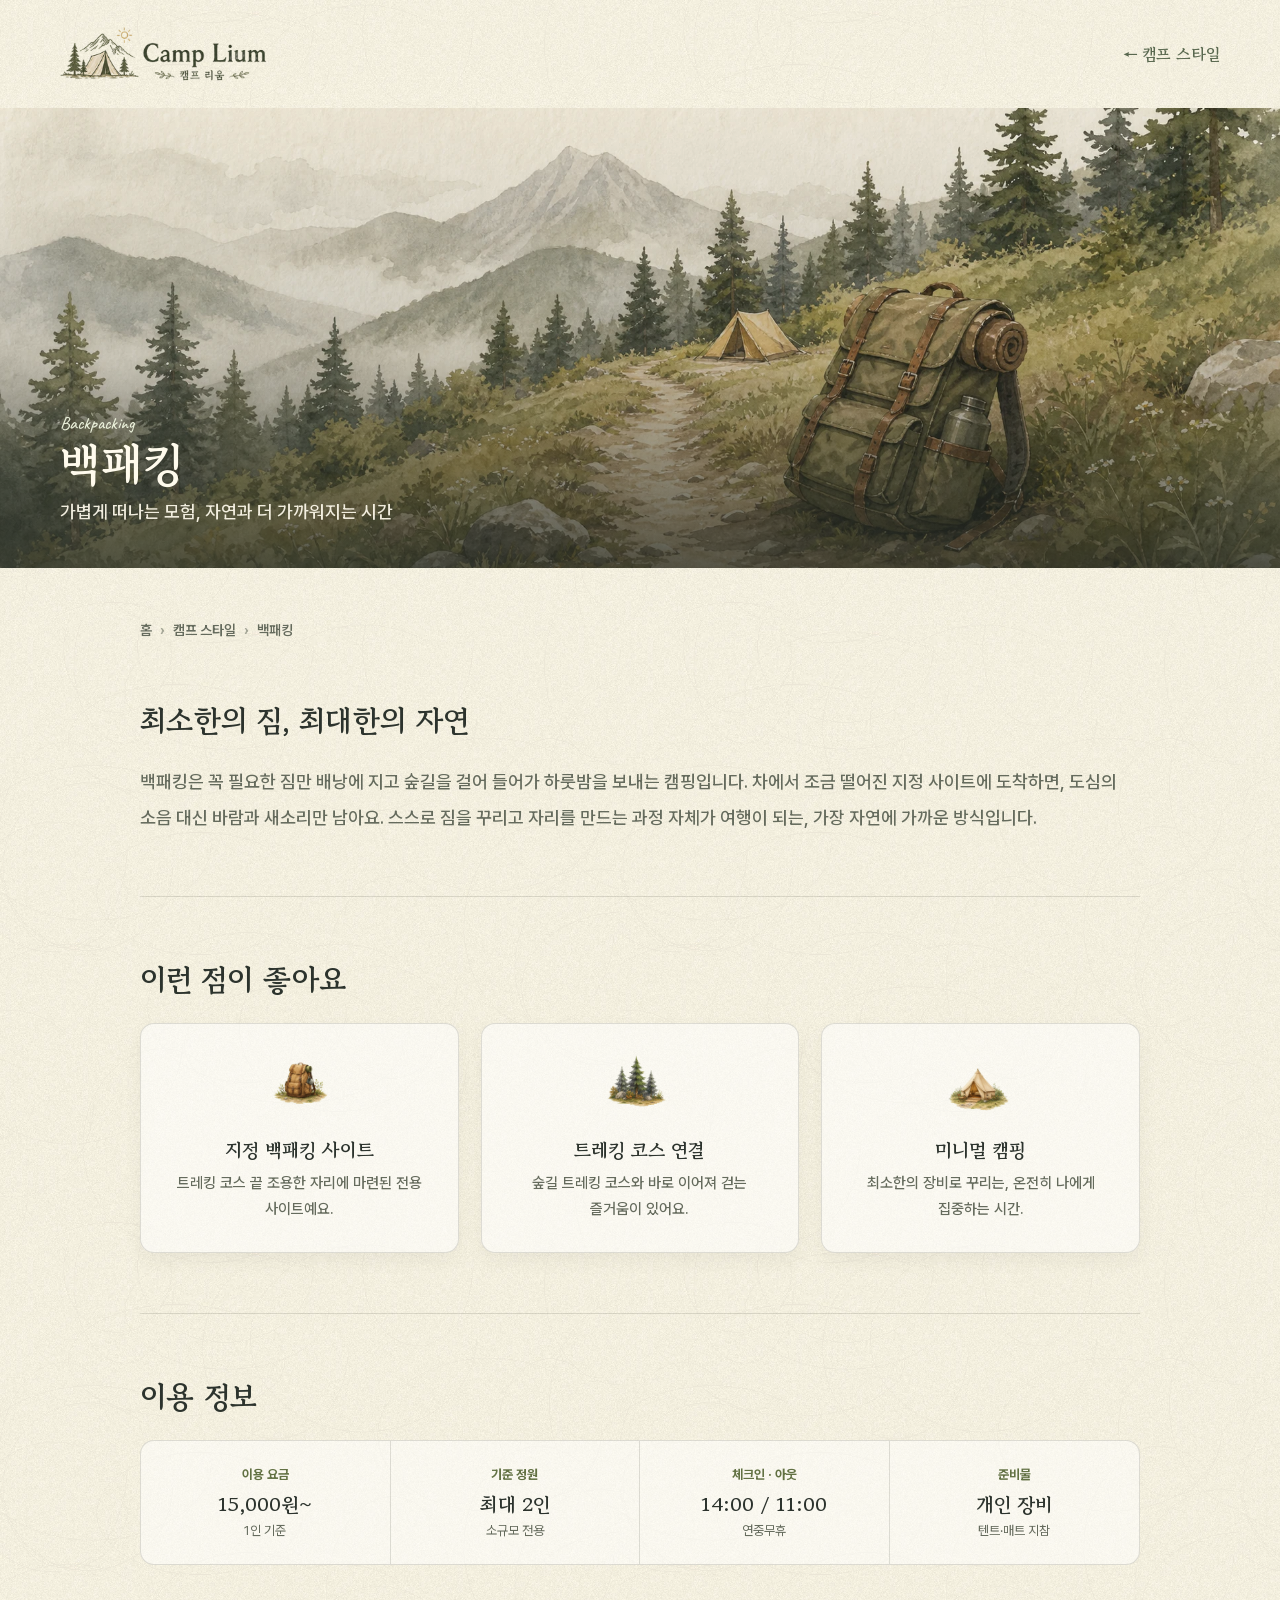
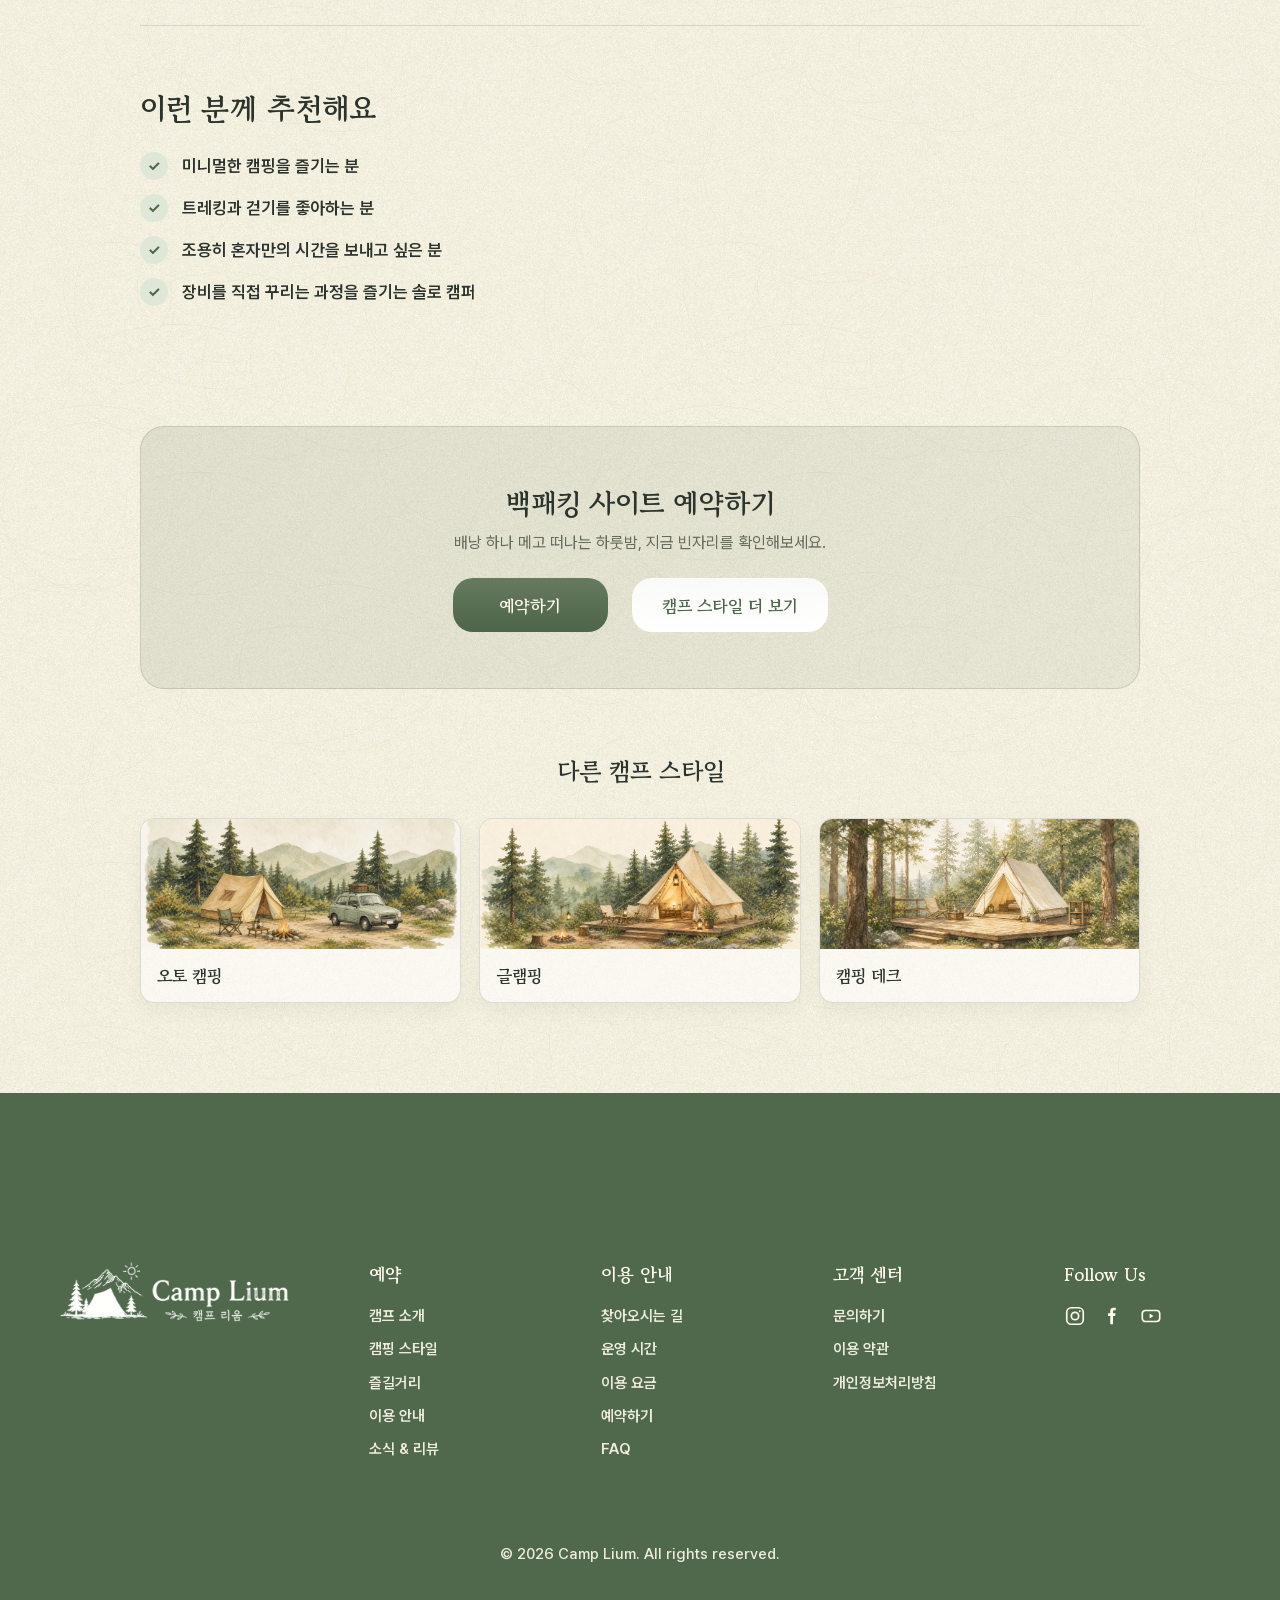
<file: style-backpacking.html>
<!doctype html>
<html lang="ko">
  <head>
    <meta charset="utf-8" />
    <meta name="viewport" content="width=device-width, initial-scale=1" />
    <title>백패킹 · Camp Lium</title>
    <link rel="stylesheet" href="styles.css?v=20260711x" />
    <link rel="stylesheet" href="detail.css?v=20260716a" />
  </head>
  <body>
    <header class="detail-top">
      <a class="brand" href="index.html"><img src="assets/elements/brand.webp" alt="Camp Lium" /></a>
      <a class="detail-back" href="index.html#style">← 캠프 스타일</a>
    </header>

    <main>
      <section class="detail-hero">
        <img src="assets/elements/style-backpacking-thumb.webp" alt="백패킹" />
        <div class="detail-hero-copy">
          <p class="script">Backpacking</p>
          <h1>백패킹</h1>
          <p>가볍게 떠나는 모험, 자연과 더 가까워지는 시간</p>
        </div>
      </section>

      <nav class="breadcrumb" aria-label="위치">
        <a href="index.html">홈</a><span>›</span><a href="index.html#style">캠프 스타일</a><span>›</span>백패킹
      </nav>

      <div class="detail-wrap">
        <section class="detail-section">
          <h2>최소한의 짐, 최대한의 자연</h2>
          <p class="detail-lead">백패킹은 꼭 필요한 짐만 배낭에 지고 숲길을 걸어 들어가 하룻밤을 보내는 캠핑입니다. 차에서 조금 떨어진 지정 사이트에 도착하면, 도심의 소음 대신 바람과 새소리만 남아요. 스스로 짐을 꾸리고 자리를 만드는 과정 자체가 여행이 되는, 가장 자연에 가까운 방식입니다.</p>
        </section>
        <section class="detail-section">
          <h2>이런 점이 좋아요</h2>
          <div class="feature-grid">
            <article class="feature-card">
              <img src="assets/elements/style-bag.webp" alt="" />
              <div>
                <h3>지정 백패킹 사이트</h3>
                <p>트레킹 코스 끝 조용한 자리에 마련된 전용 사이트예요.</p>
              </div>
            </article>
            <article class="feature-card">
              <img src="assets/elements/style-tree.webp" alt="" />
              <div>
                <h3>트레킹 코스 연결</h3>
                <p>숲길 트레킹 코스와 바로 이어져 걷는 즐거움이 있어요.</p>
              </div>
            </article>
            <article class="feature-card">
              <img src="assets/elements/style-tent.webp" alt="" />
              <div>
                <h3>미니멀 캠핑</h3>
                <p>최소한의 장비로 꾸리는, 온전히 나에게 집중하는 시간.</p>
              </div>
            </article>
          </div>
        </section>
        <section class="detail-section">
          <h2>이용 정보</h2>
          <div class="info-bar">
            <div class="info-item"><span class="k">이용 요금</span><span class="v">15,000원~</span><span class="s">1인 기준</span></div>
            <div class="info-item"><span class="k">기준 정원</span><span class="v">최대 2인</span><span class="s">소규모 전용</span></div>
            <div class="info-item"><span class="k">체크인 · 아웃</span><span class="v">14:00 / 11:00</span><span class="s">연중무휴</span></div>
            <div class="info-item"><span class="k">준비물</span><span class="v">개인 장비</span><span class="s">텐트·매트 지참</span></div>
          </div>
        </section>
        <section class="detail-section">
          <h2>이런 분께 추천해요</h2>
          <ul class="reco">
            <li>미니멀한 캠핑을 즐기는 분</li>
            <li>트레킹과 걷기를 좋아하는 분</li>
            <li>조용히 혼자만의 시간을 보내고 싶은 분</li>
            <li>장비를 직접 꾸리는 과정을 즐기는 솔로 캠퍼</li>
          </ul>
        </section>
      </div>

      <section class="detail-cta">
        <h2>백패킹 사이트 예약하기</h2>
        <p>배낭 하나 메고 떠나는 하룻밤, 지금 빈자리를 확인해보세요.</p>
        <div class="actions">
          <a class="btn primary" href="reserve.html">예약하기</a>
          <a class="btn outline" href="index.html#style">캠프 스타일 더 보기</a>
        </div>
      </section>

      <section class="more-styles">
        <h2>다른 캠프 스타일</h2>
        <div class="more-grid">
          <a class="more-card" href="style-auto.html"><img src="assets/elements/style-auto-thumb.webp" alt="" /><span>오토 캠핑</span></a>
          <a class="more-card" href="style-glamping.html"><img src="assets/elements/style-glamping-thumb.webp" alt="" /><span>글램핑</span></a>
          <a class="more-card" href="style-deck.html"><img src="assets/elements/style-deck-thumb.webp" alt="" /><span>캠핑 데크</span></a>
        </div>
      </section>
    </main>

    <footer class="footer">
      <div class="wrap footer-grid">
        <div class="footer-brand"><img src="assets/elements/brand.webp" alt="Camp Lium" /></div>
        <div><h3>예약</h3><a href="index.html#about">캠프 소개</a><a href="index.html#style">캠핑 스타일</a><a href="index.html#activities">즐길거리</a><a href="index.html#guide">이용 안내</a><a href="index.html#news">소식 & 리뷰</a></div>
        <div><h3>이용 안내</h3><a href="index.html#guide">찾아오시는 길</a><a href="index.html#guide">운영 시간</a><a href="index.html#guide">이용 요금</a><a href="index.html#guide">예약하기</a><a href="index.html#guide">FAQ</a></div>
        <div><h3>고객 센터</h3><a href="contact.html">문의하기</a><a>이용 약관</a><a>개인정보처리방침</a></div>
        <div><h3>Follow Us</h3>
          <div class="social">
            <a href="#" aria-label="Instagram"><svg viewBox="0 0 24 24" fill="none" stroke="currentColor" stroke-width="1.8"><rect x="3" y="3" width="18" height="18" rx="5"/><circle cx="12" cy="12" r="4"/><circle cx="17.2" cy="6.8" r="1" fill="currentColor" stroke="none"/></svg></a>
            <a href="#" aria-label="Facebook"><svg viewBox="0 0 24 24" fill="currentColor"><path d="M15 3h-2.5C10 3 9 4.6 9 6.7V9H6.5v3H9v9h3v-9h2.3l.5-3H12V6.9c0-.8.3-1.1 1.2-1.1H15V3z"/></svg></a>
            <a href="#" aria-label="YouTube"><svg viewBox="0 0 24 24" fill="none" stroke="currentColor" stroke-width="1.8"><rect x="2.5" y="6" width="19" height="12" rx="3.5"/><path d="M10.5 9.2l4.2 2.8-4.2 2.8z" fill="currentColor" stroke="none"/></svg></a>
          </div>
        </div>
      </div>
      <p class="copyright">© 2026 Camp Lium. All rights reserved.</p>
    </footer>
  </body>
</html>
</file>
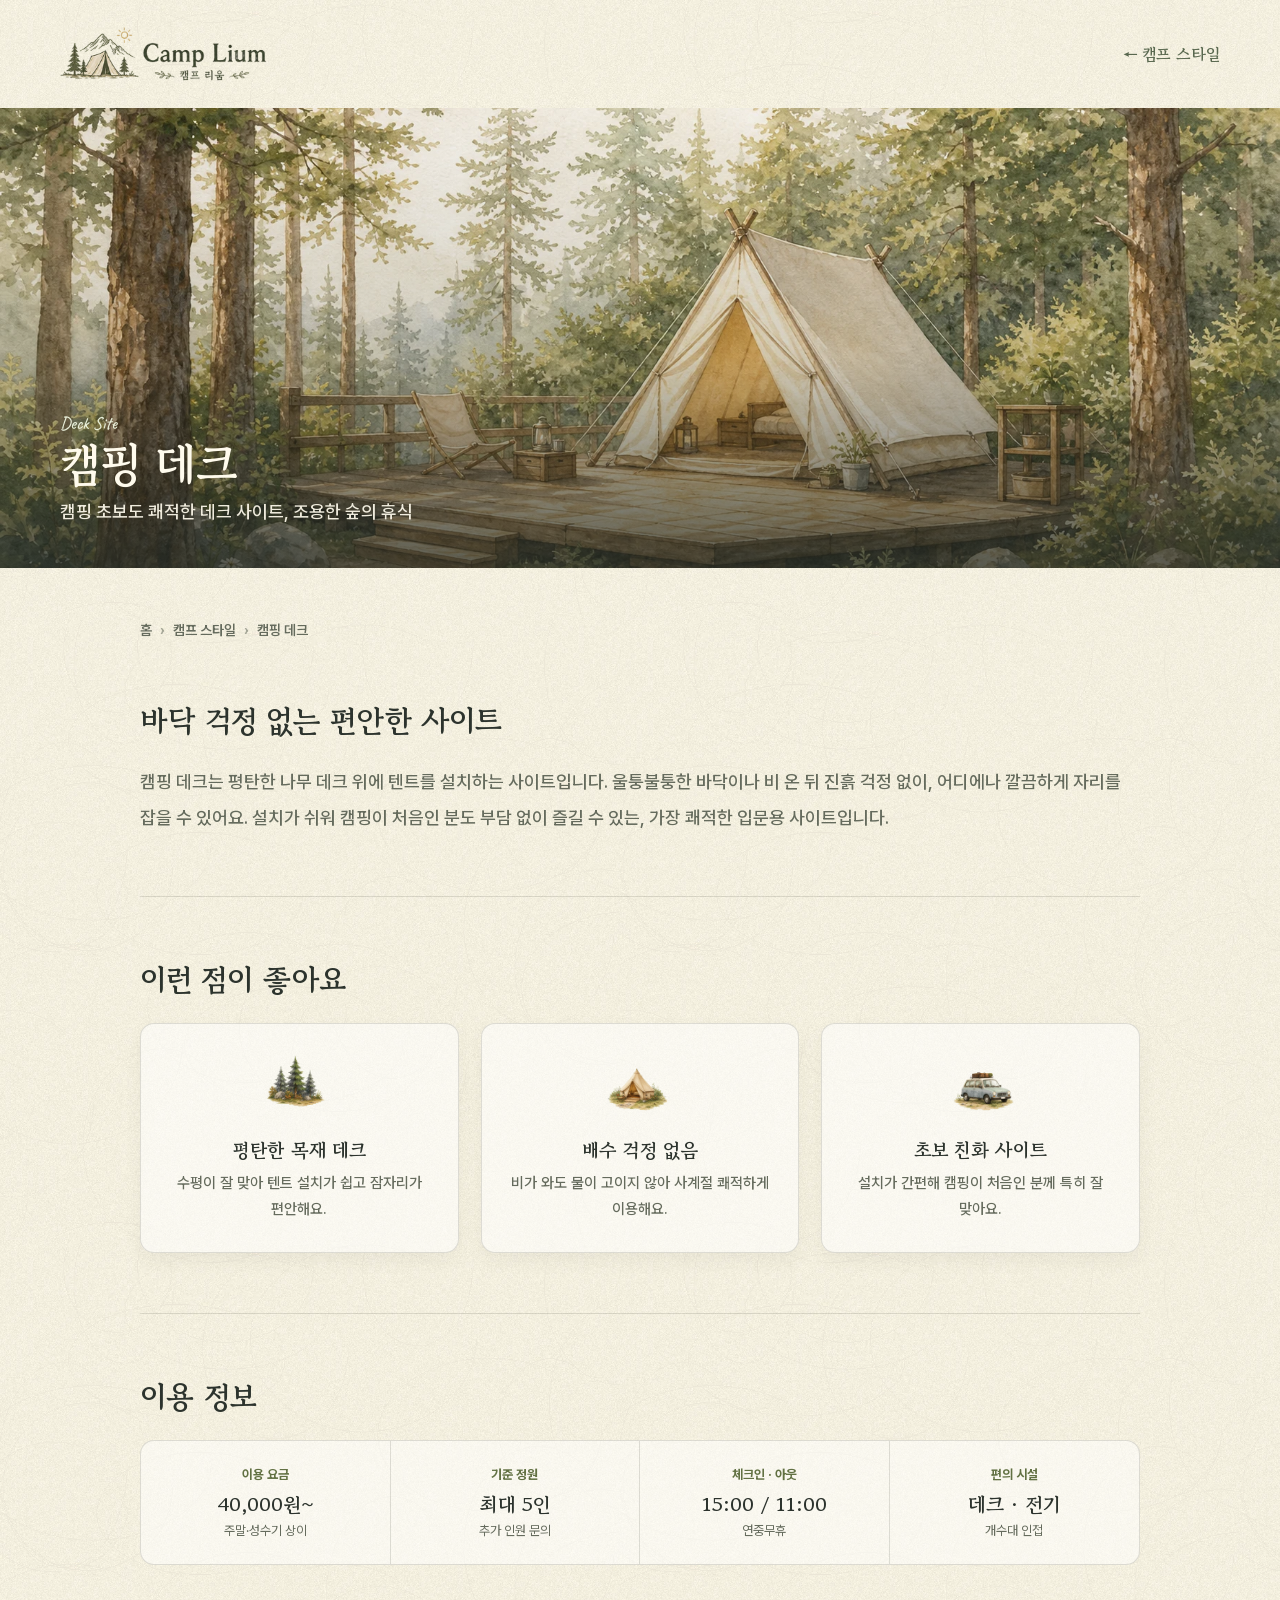
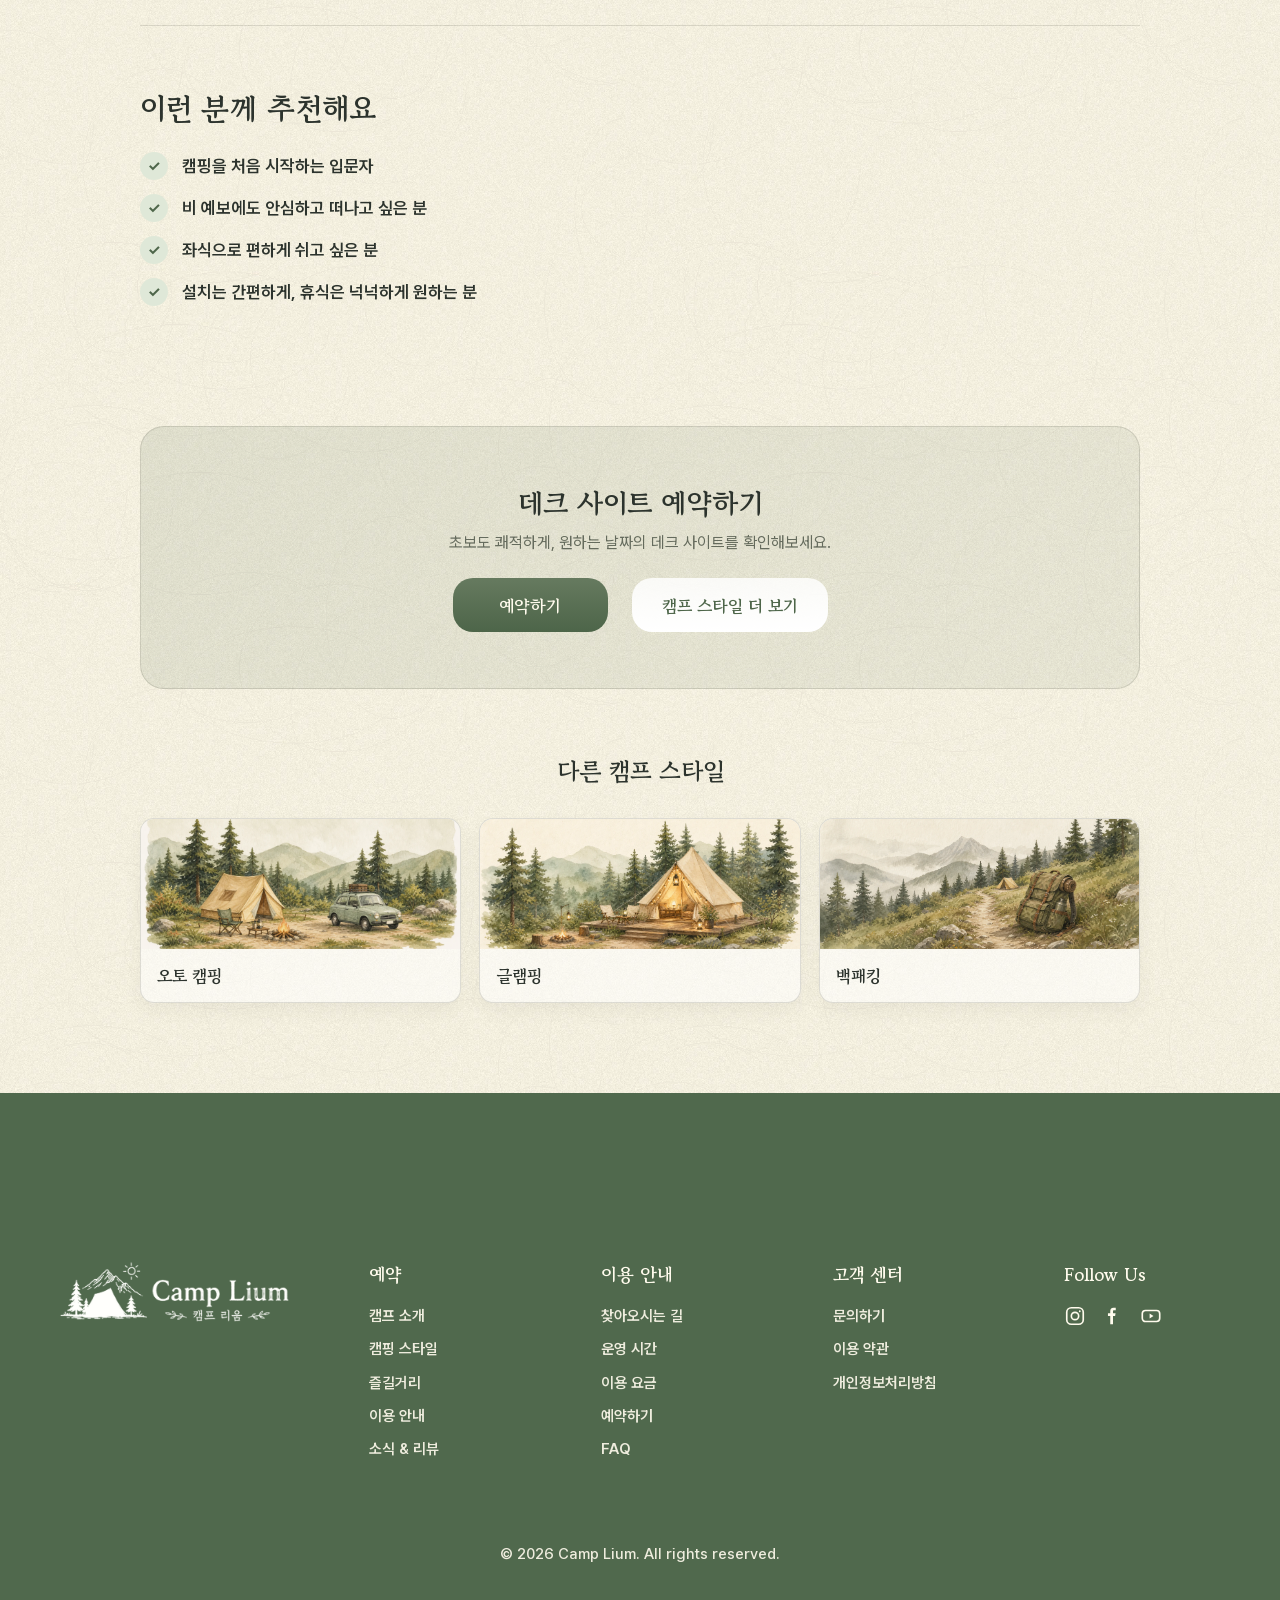
<file: style-deck.html>
<!doctype html>
<html lang="ko">
  <head>
    <meta charset="utf-8" />
    <meta name="viewport" content="width=device-width, initial-scale=1" />
    <title>캠핑 데크 · Camp Lium</title>
    <link rel="stylesheet" href="styles.css?v=20260711x" />
    <link rel="stylesheet" href="detail.css?v=20260716a" />
  </head>
  <body>
    <header class="detail-top">
      <a class="brand" href="index.html"><img src="assets/elements/brand.webp" alt="Camp Lium" /></a>
      <a class="detail-back" href="index.html#style">← 캠프 스타일</a>
    </header>

    <main>
      <section class="detail-hero">
        <img src="assets/elements/style-deck-thumb.webp" alt="캠핑 데크" />
        <div class="detail-hero-copy">
          <p class="script">Deck Site</p>
          <h1>캠핑 데크</h1>
          <p>캠핑 초보도 쾌적한 데크 사이트, 조용한 숲의 휴식</p>
        </div>
      </section>

      <nav class="breadcrumb" aria-label="위치">
        <a href="index.html">홈</a><span>›</span><a href="index.html#style">캠프 스타일</a><span>›</span>캠핑 데크
      </nav>

      <div class="detail-wrap">
        <section class="detail-section">
          <h2>바닥 걱정 없는 편안한 사이트</h2>
          <p class="detail-lead">캠핑 데크는 평탄한 나무 데크 위에 텐트를 설치하는 사이트입니다. 울퉁불퉁한 바닥이나 비 온 뒤 진흙 걱정 없이, 어디에나 깔끔하게 자리를 잡을 수 있어요. 설치가 쉬워 캠핑이 처음인 분도 부담 없이 즐길 수 있는, 가장 쾌적한 입문용 사이트입니다.</p>
        </section>
        <section class="detail-section">
          <h2>이런 점이 좋아요</h2>
          <div class="feature-grid">
            <article class="feature-card">
              <img src="assets/elements/style-tree.webp" alt="" />
              <div>
                <h3>평탄한 목재 데크</h3>
                <p>수평이 잘 맞아 텐트 설치가 쉽고 잠자리가 편안해요.</p>
              </div>
            </article>
            <article class="feature-card">
              <img src="assets/elements/style-tent.webp" alt="" />
              <div>
                <h3>배수 걱정 없음</h3>
                <p>비가 와도 물이 고이지 않아 사계절 쾌적하게 이용해요.</p>
              </div>
            </article>
            <article class="feature-card">
              <img src="assets/elements/style-car.webp" alt="" />
              <div>
                <h3>초보 친화 사이트</h3>
                <p>설치가 간편해 캠핑이 처음인 분께 특히 잘 맞아요.</p>
              </div>
            </article>
          </div>
        </section>
        <section class="detail-section">
          <h2>이용 정보</h2>
          <div class="info-bar">
            <div class="info-item"><span class="k">이용 요금</span><span class="v">40,000원~</span><span class="s">주말·성수기 상이</span></div>
            <div class="info-item"><span class="k">기준 정원</span><span class="v">최대 5인</span><span class="s">추가 인원 문의</span></div>
            <div class="info-item"><span class="k">체크인 · 아웃</span><span class="v">15:00 / 11:00</span><span class="s">연중무휴</span></div>
            <div class="info-item"><span class="k">편의 시설</span><span class="v">데크 · 전기</span><span class="s">개수대 인접</span></div>
          </div>
        </section>
        <section class="detail-section">
          <h2>이런 분께 추천해요</h2>
          <ul class="reco">
            <li>캠핑을 처음 시작하는 입문자</li>
            <li>비 예보에도 안심하고 떠나고 싶은 분</li>
            <li>좌식으로 편하게 쉬고 싶은 분</li>
            <li>설치는 간편하게, 휴식은 넉넉하게 원하는 분</li>
          </ul>
        </section>
      </div>

      <section class="detail-cta">
        <h2>데크 사이트 예약하기</h2>
        <p>초보도 쾌적하게, 원하는 날짜의 데크 사이트를 확인해보세요.</p>
        <div class="actions">
          <a class="btn primary" href="reserve.html">예약하기</a>
          <a class="btn outline" href="index.html#style">캠프 스타일 더 보기</a>
        </div>
      </section>

      <section class="more-styles">
        <h2>다른 캠프 스타일</h2>
        <div class="more-grid">
          <a class="more-card" href="style-auto.html"><img src="assets/elements/style-auto-thumb.webp" alt="" /><span>오토 캠핑</span></a>
          <a class="more-card" href="style-glamping.html"><img src="assets/elements/style-glamping-thumb.webp" alt="" /><span>글램핑</span></a>
          <a class="more-card" href="style-backpacking.html"><img src="assets/elements/style-backpacking-thumb.webp" alt="" /><span>백패킹</span></a>
        </div>
      </section>
    </main>

    <footer class="footer">
      <div class="wrap footer-grid">
        <div class="footer-brand"><img src="assets/elements/brand.webp" alt="Camp Lium" /></div>
        <div><h3>예약</h3><a href="index.html#about">캠프 소개</a><a href="index.html#style">캠핑 스타일</a><a href="index.html#activities">즐길거리</a><a href="index.html#guide">이용 안내</a><a href="index.html#news">소식 & 리뷰</a></div>
        <div><h3>이용 안내</h3><a href="index.html#guide">찾아오시는 길</a><a href="index.html#guide">운영 시간</a><a href="index.html#guide">이용 요금</a><a href="index.html#guide">예약하기</a><a href="index.html#guide">FAQ</a></div>
        <div><h3>고객 센터</h3><a href="contact.html">문의하기</a><a>이용 약관</a><a>개인정보처리방침</a></div>
        <div><h3>Follow Us</h3>
          <div class="social">
            <a href="#" aria-label="Instagram"><svg viewBox="0 0 24 24" fill="none" stroke="currentColor" stroke-width="1.8"><rect x="3" y="3" width="18" height="18" rx="5"/><circle cx="12" cy="12" r="4"/><circle cx="17.2" cy="6.8" r="1" fill="currentColor" stroke="none"/></svg></a>
            <a href="#" aria-label="Facebook"><svg viewBox="0 0 24 24" fill="currentColor"><path d="M15 3h-2.5C10 3 9 4.6 9 6.7V9H6.5v3H9v9h3v-9h2.3l.5-3H12V6.9c0-.8.3-1.1 1.2-1.1H15V3z"/></svg></a>
            <a href="#" aria-label="YouTube"><svg viewBox="0 0 24 24" fill="none" stroke="currentColor" stroke-width="1.8"><rect x="2.5" y="6" width="19" height="12" rx="3.5"/><path d="M10.5 9.2l4.2 2.8-4.2 2.8z" fill="currentColor" stroke="none"/></svg></a>
          </div>
        </div>
      </div>
      <p class="copyright">© 2026 Camp Lium. All rights reserved.</p>
    </footer>
  </body>
</html>
</file>
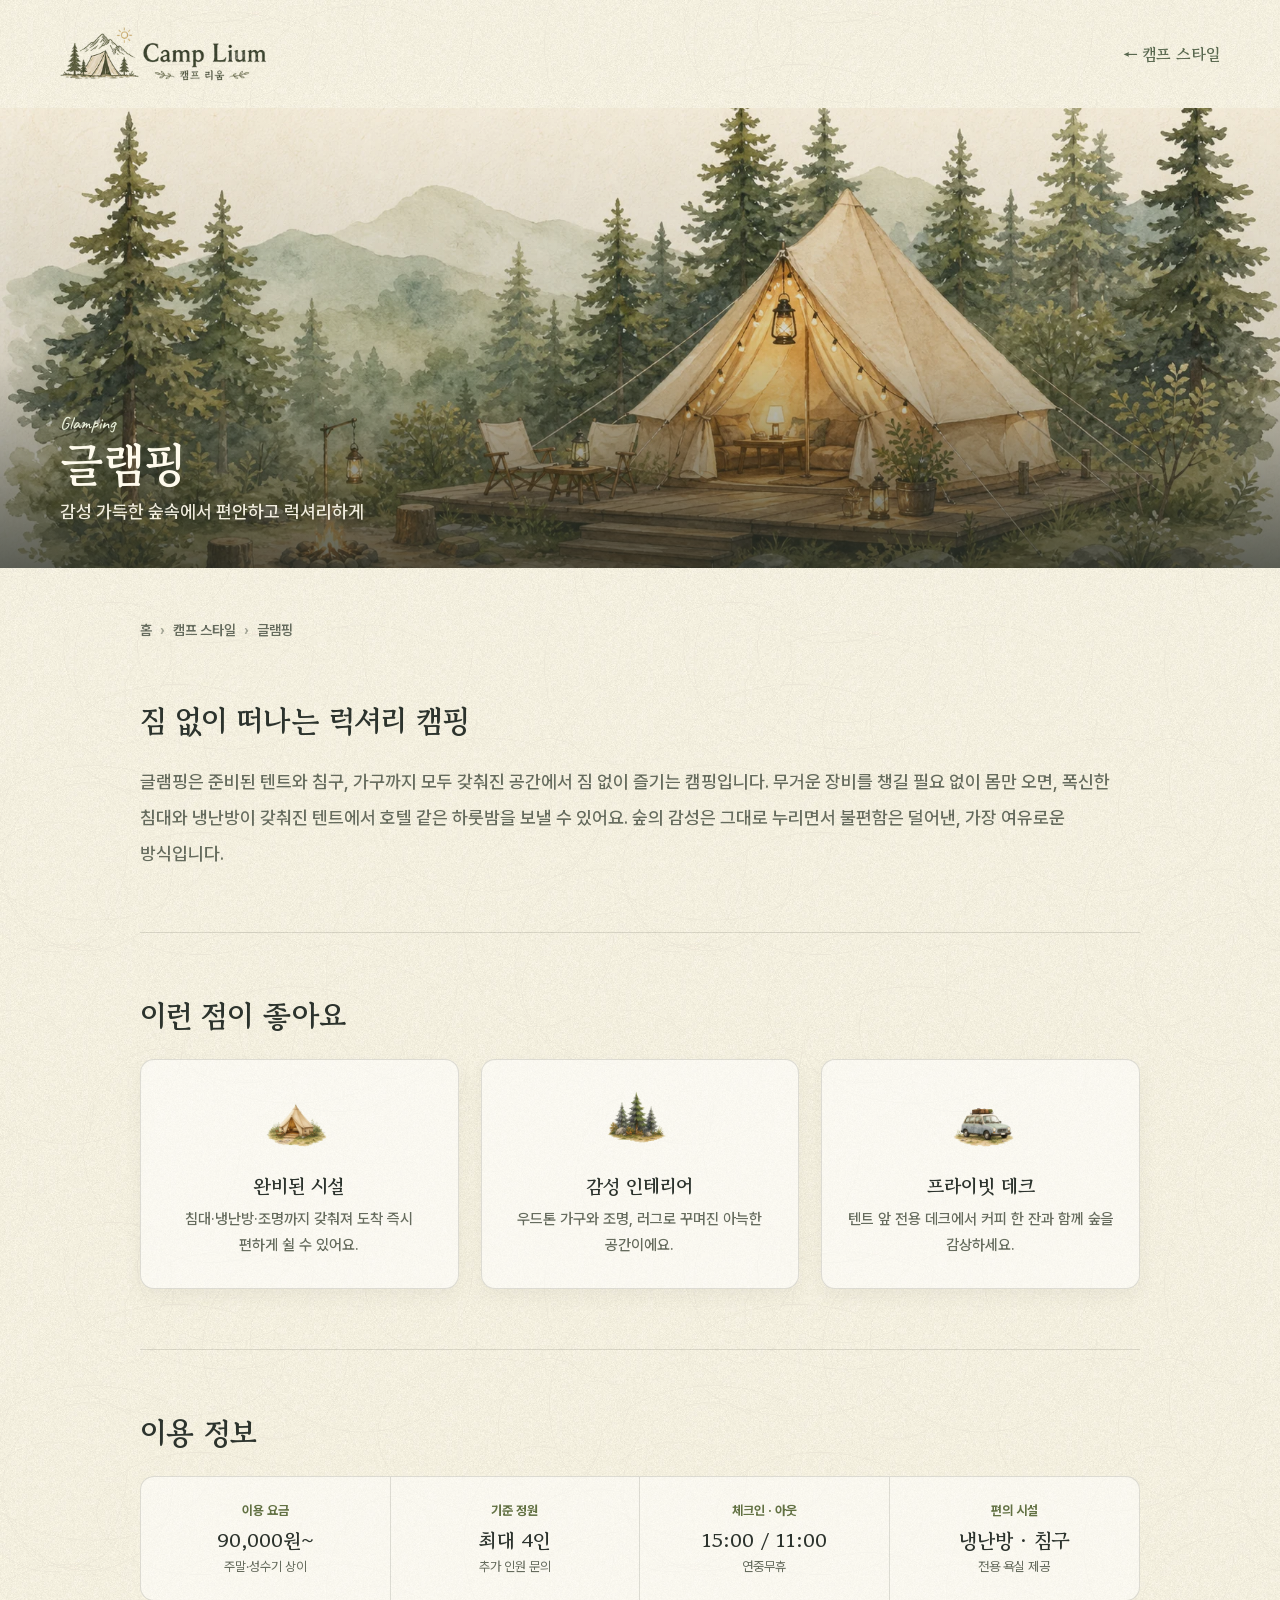
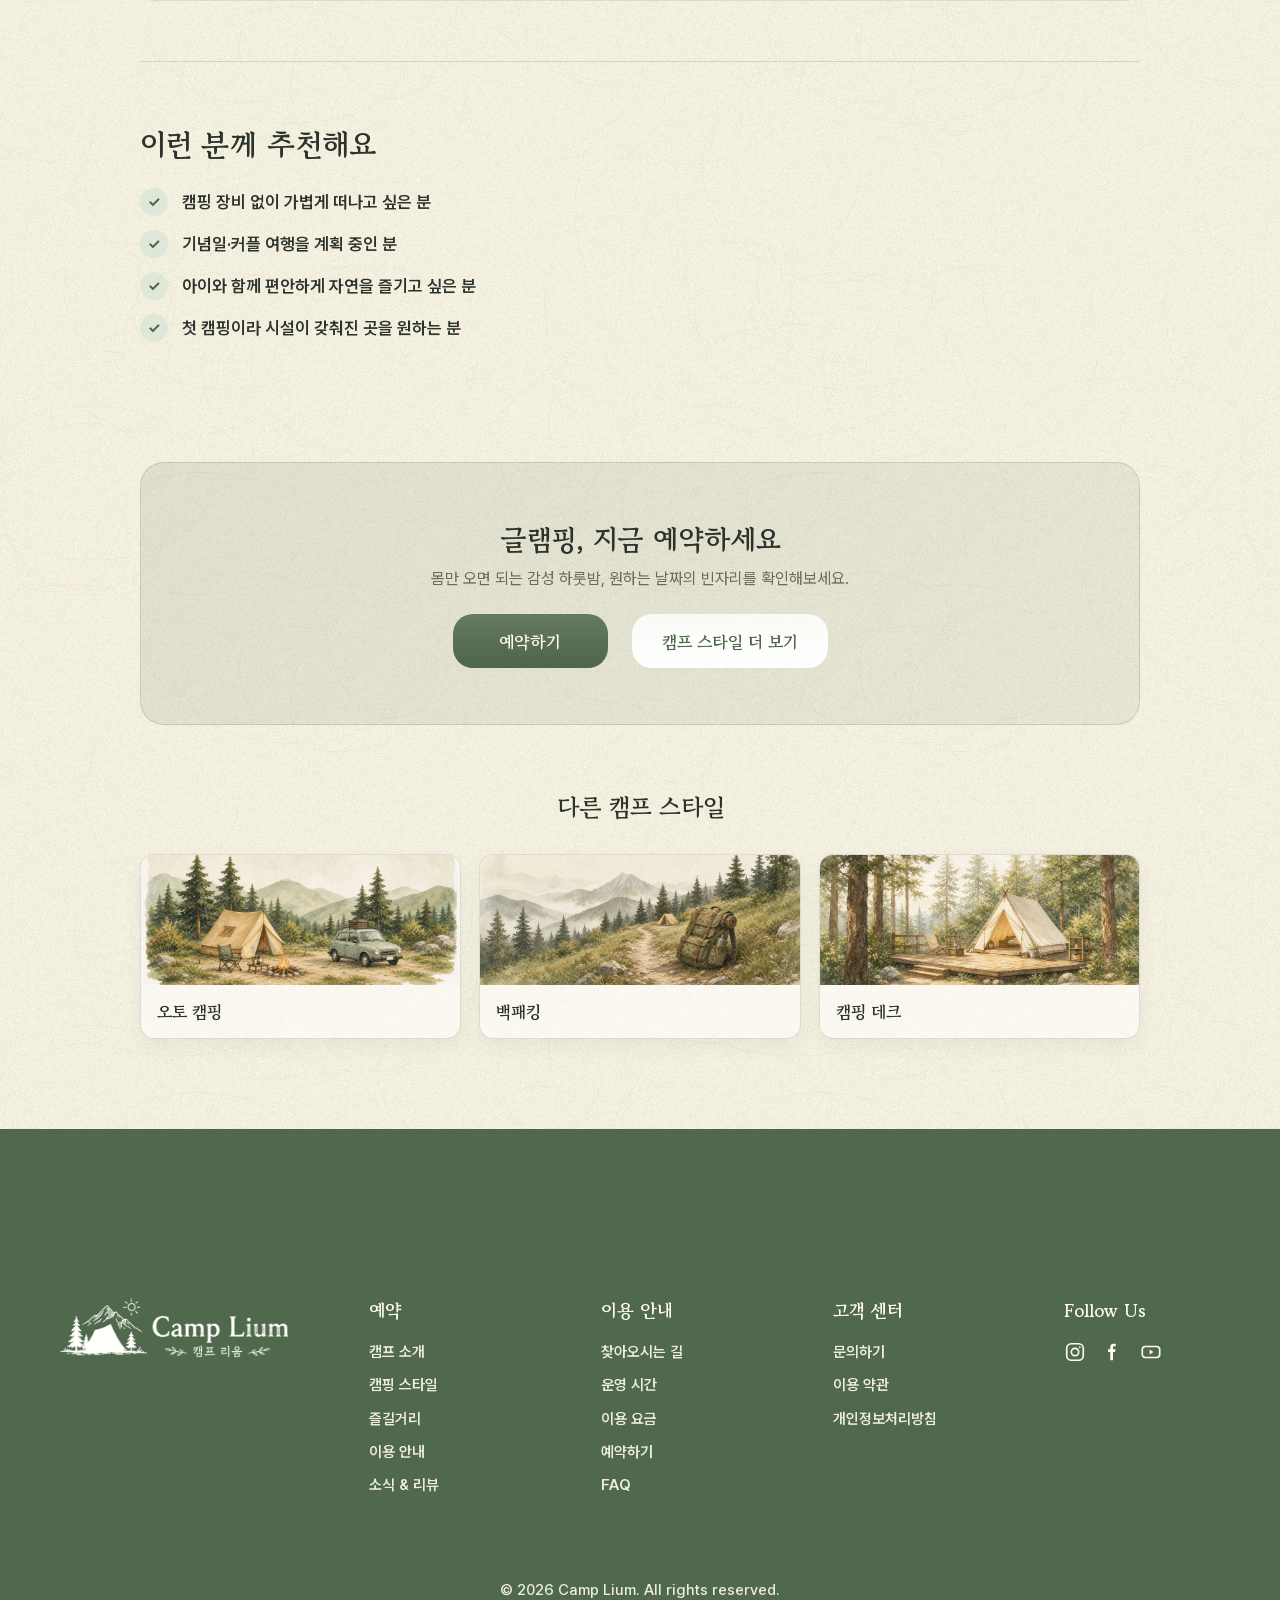
<file: style-glamping.html>
<!doctype html>
<html lang="ko">
  <head>
    <meta charset="utf-8" />
    <meta name="viewport" content="width=device-width, initial-scale=1" />
    <title>글램핑 · Camp Lium</title>
    <link rel="stylesheet" href="styles.css?v=20260711x" />
    <link rel="stylesheet" href="detail.css?v=20260716a" />
  </head>
  <body>
    <header class="detail-top">
      <a class="brand" href="index.html"><img src="assets/elements/brand.webp" alt="Camp Lium" /></a>
      <a class="detail-back" href="index.html#style">← 캠프 스타일</a>
    </header>

    <main>
      <section class="detail-hero">
        <img src="assets/elements/style-glamping-thumb.webp" alt="글램핑" />
        <div class="detail-hero-copy">
          <p class="script">Glamping</p>
          <h1>글램핑</h1>
          <p>감성 가득한 숲속에서 편안하고 럭셔리하게</p>
        </div>
      </section>

      <nav class="breadcrumb" aria-label="위치">
        <a href="index.html">홈</a><span>›</span><a href="index.html#style">캠프 스타일</a><span>›</span>글램핑
      </nav>

      <div class="detail-wrap">
        <section class="detail-section">
          <h2>짐 없이 떠나는 럭셔리 캠핑</h2>
          <p class="detail-lead">글램핑은 준비된 텐트와 침구, 가구까지 모두 갖춰진 공간에서 짐 없이 즐기는 캠핑입니다. 무거운 장비를 챙길 필요 없이 몸만 오면, 폭신한 침대와 냉난방이 갖춰진 텐트에서 호텔 같은 하룻밤을 보낼 수 있어요. 숲의 감성은 그대로 누리면서 불편함은 덜어낸, 가장 여유로운 방식입니다.</p>
        </section>
        <section class="detail-section">
          <h2>이런 점이 좋아요</h2>
          <div class="feature-grid">
            <article class="feature-card">
              <img src="assets/elements/style-tent.webp" alt="" />
              <div>
                <h3>완비된 시설</h3>
                <p>침대·냉난방·조명까지 갖춰져 도착 즉시 편하게 쉴 수 있어요.</p>
              </div>
            </article>
            <article class="feature-card">
              <img src="assets/elements/style-tree.webp" alt="" />
              <div>
                <h3>감성 인테리어</h3>
                <p>우드톤 가구와 조명, 러그로 꾸며진 아늑한 공간이에요.</p>
              </div>
            </article>
            <article class="feature-card">
              <img src="assets/elements/style-car.webp" alt="" />
              <div>
                <h3>프라이빗 데크</h3>
                <p>텐트 앞 전용 데크에서 커피 한 잔과 함께 숲을 감상하세요.</p>
              </div>
            </article>
          </div>
        </section>
        <section class="detail-section">
          <h2>이용 정보</h2>
          <div class="info-bar">
            <div class="info-item"><span class="k">이용 요금</span><span class="v">90,000원~</span><span class="s">주말·성수기 상이</span></div>
            <div class="info-item"><span class="k">기준 정원</span><span class="v">최대 4인</span><span class="s">추가 인원 문의</span></div>
            <div class="info-item"><span class="k">체크인 · 아웃</span><span class="v">15:00 / 11:00</span><span class="s">연중무휴</span></div>
            <div class="info-item"><span class="k">편의 시설</span><span class="v">냉난방 · 침구</span><span class="s">전용 욕실 제공</span></div>
          </div>
        </section>
        <section class="detail-section">
          <h2>이런 분께 추천해요</h2>
          <ul class="reco">
            <li>캠핑 장비 없이 가볍게 떠나고 싶은 분</li>
            <li>기념일·커플 여행을 계획 중인 분</li>
            <li>아이와 함께 편안하게 자연을 즐기고 싶은 분</li>
            <li>첫 캠핑이라 시설이 갖춰진 곳을 원하는 분</li>
          </ul>
        </section>
      </div>

      <section class="detail-cta">
        <h2>글램핑, 지금 예약하세요</h2>
        <p>몸만 오면 되는 감성 하룻밤, 원하는 날짜의 빈자리를 확인해보세요.</p>
        <div class="actions">
          <a class="btn primary" href="reserve.html">예약하기</a>
          <a class="btn outline" href="index.html#style">캠프 스타일 더 보기</a>
        </div>
      </section>

      <section class="more-styles">
        <h2>다른 캠프 스타일</h2>
        <div class="more-grid">
          <a class="more-card" href="style-auto.html"><img src="assets/elements/style-auto-thumb.webp" alt="" /><span>오토 캠핑</span></a>
          <a class="more-card" href="style-backpacking.html"><img src="assets/elements/style-backpacking-thumb.webp" alt="" /><span>백패킹</span></a>
          <a class="more-card" href="style-deck.html"><img src="assets/elements/style-deck-thumb.webp" alt="" /><span>캠핑 데크</span></a>
        </div>
      </section>
    </main>

    <footer class="footer">
      <div class="wrap footer-grid">
        <div class="footer-brand"><img src="assets/elements/brand.webp" alt="Camp Lium" /></div>
        <div><h3>예약</h3><a href="index.html#about">캠프 소개</a><a href="index.html#style">캠핑 스타일</a><a href="index.html#activities">즐길거리</a><a href="index.html#guide">이용 안내</a><a href="index.html#news">소식 & 리뷰</a></div>
        <div><h3>이용 안내</h3><a href="index.html#guide">찾아오시는 길</a><a href="index.html#guide">운영 시간</a><a href="index.html#guide">이용 요금</a><a href="index.html#guide">예약하기</a><a href="index.html#guide">FAQ</a></div>
        <div><h3>고객 센터</h3><a href="contact.html">문의하기</a><a>이용 약관</a><a>개인정보처리방침</a></div>
        <div><h3>Follow Us</h3>
          <div class="social">
            <a href="#" aria-label="Instagram"><svg viewBox="0 0 24 24" fill="none" stroke="currentColor" stroke-width="1.8"><rect x="3" y="3" width="18" height="18" rx="5"/><circle cx="12" cy="12" r="4"/><circle cx="17.2" cy="6.8" r="1" fill="currentColor" stroke="none"/></svg></a>
            <a href="#" aria-label="Facebook"><svg viewBox="0 0 24 24" fill="currentColor"><path d="M15 3h-2.5C10 3 9 4.6 9 6.7V9H6.5v3H9v9h3v-9h2.3l.5-3H12V6.9c0-.8.3-1.1 1.2-1.1H15V3z"/></svg></a>
            <a href="#" aria-label="YouTube"><svg viewBox="0 0 24 24" fill="none" stroke="currentColor" stroke-width="1.8"><rect x="2.5" y="6" width="19" height="12" rx="3.5"/><path d="M10.5 9.2l4.2 2.8-4.2 2.8z" fill="currentColor" stroke="none"/></svg></a>
          </div>
        </div>
      </div>
      <p class="copyright">© 2026 Camp Lium. All rights reserved.</p>
    </footer>
  </body>
</html>
</file>
<file: styles.css>
/* =====================================================================
   Self-hosted fonts — 기존 CDN @import를 로컬 @font-face로 교체.
   외부 폰트 다운로드 대기가 사라져 새로고침 시 폰트 깜빡임(FOUT) 방지.
   ===================================================================== */
@font-face {
  font-family: "Pretendard";
  font-style: normal;
  font-weight: 100 900; /* 가변 폰트 — 500·600·700·800 전부 커버 */
  font-display: swap;
  src: url("assets/fonts/PretendardVariable.woff2") format("woff2");
}
@font-face {
  font-family: "Gowun Batang";
  font-style: normal;
  font-weight: 400;
  font-display: swap;
  src: url("assets/fonts/GowunBatang-Regular.woff") format("woff");
}
@font-face {
  font-family: "Gowun Batang";
  font-style: normal;
  font-weight: 700;
  font-display: swap;
  src: url("assets/fonts/GowunBatang-Bold.woff") format("woff");
}
@font-face {
  font-family: "Caveat";
  font-style: normal;
  font-weight: 500;
  font-display: swap;
  src: url("assets/fonts/Caveat-Medium.woff") format("woff");
}
@font-face {
  font-family: "Caveat";
  font-style: normal;
  font-weight: 700;
  font-display: swap;
  src: url("assets/fonts/Caveat-Bold.woff") format("woff");
}

/* =====================================================================
   Camplium — Design Guide
   ---------------------------------------------------------------------
   Fonts   body = Pretendard(100–900) · heading = Gowun Batang(400·700만 존재)
           → 제목은 700이 실제 최대 굵기. 800·900은 가짜굵기라 사용 금지.
   Weight  본문 500 < 링크·라벨 600 < 섹션제목·CTA 700 < 카드제목 800 < 히어로 900
           (제목이 작을수록 굵기를 올려 위계 유지 — 가는 명조체 볼드를 광학 보정)
   Type    13 · 14 · 15 · 17 · 18 · 19 · 20 · 25 · 39 · 40 · display
   Color   본문은 --muted 하나로 통일 · 링크/CTA는 --link · 제목은 --ink/그린 계열
   Radius  --r-xs 8 · sm 10 · md 12 · lg 14 · xl 20 · 2xl 24
   ===================================================================== */

:root {
  /* Fonts */
  --font-body: "Pretendard", "Apple SD Gothic Neo", "Malgun Gothic", system-ui, sans-serif;
  --font-heading: "Gowun Batang", "Pretendard", "Apple SD Gothic Neo", serif;
  --font-script: "Caveat", "Segoe Script", "Brush Script MT", cursive;

  /* Weights */
  --fw-body: 500;
  --fw-medium: 600;
  --fw-bold: 700;
  --fw-title: 800;  /* 작은 카드 제목 — 가는 명조체 볼드를 광학 보정 */

  /* Colors */
  --paper: #f3eedf;
  --ink: #2c332d;         /* primary heading / text */
  --muted: #656b5d;       /* all secondary body text (unified) */
  --heading: #3f493d;     /* neutral UI heading (nav) */
  --green: #4e664a;       /* brand green */
  --hero-green: #4b654c;  /* hero display heading */
  --accent: #627143;      /* eyebrow / kicker / script */
  --link: #59684f;        /* links, CTA text, outline button */
  --pin-ink: #3f5138;     /* activity-pin title */
  --cream: #fffbed;       /* text / icons on dark */
  --badge: #7d8b5c;       /* badge background */
  --footer: #50694d;      /* footer background */
  --soft-green: #dfe8d8;
  --blue: #8cafb5;
  --line: rgba(68, 72, 60, .16);

  /* Radius */
  --r-xs: 8px;
  --r-sm: 10px;
  --r-md: 12px;
  --r-lg: 14px;
  --r-xl: 20px;
  --r-2xl: 24px;

  /* Elevation */
  --shadow-card: 0 8px 18px rgba(72, 76, 58, .06);
}

* {
  box-sizing: border-box;
}

html {
  scroll-behavior: smooth;
  overflow-x: hidden;
}

body {
  position: relative;
  margin: 0;
  overflow-x: hidden;
  color: var(--ink);
  font-family: var(--font-body);
  background: var(--paper) url("assets/elements/paper-texture.webp") repeat;
  background-size: 620px 620px;
  word-break: keep-all;
}

a {
  color: inherit;
  text-decoration: none;
}

img {
  display: block;
  max-width: 100%;
}

.wrap {
  width: min(1500px, calc(100% - 120px));
  margin: 0 auto;
}

.site-header {
  position: relative;
  z-index: 20;
  isolation: isolate;
  display: grid;
  grid-template-columns: auto 1fr;
  align-items: center;
  width: min(1500px, calc(100% - 120px));
  height: 150px;
  margin: 0 auto;
}

.site-header::before {
  content: "";
  position: absolute;
  top: 0;
  left: 50%;
  width: 100vw;
  height: 180%;
  z-index: -1;
  transform: translateX(-50%);
  /* 히어로 종이 배경색(rgb 250,239,216)에 맞춘 스크림 — 종이 위에선 안 보이고 상단 일러스트 위에서만 깔림 */
  background: linear-gradient(180deg, rgba(250, 239, 216, .95) 0%, rgba(250, 239, 216, .62) 45%, rgba(250, 239, 216, 0) 100%);
  pointer-events: none;
}

main {
  position: relative;
  z-index: 1;
}

.brand img {
  width: 245px;
}

.nav {
  display: flex;
  justify-content: flex-end;
  gap: clamp(46px, 5vw, 92px);
  color: var(--heading);
  font-family: var(--font-heading);
  font-size: 19px;
  font-weight: var(--fw-bold);
}

/* 햄버거 버튼 — 데스크톱에서는 숨김, 모바일에서만 표시 */
.nav-toggle {
  display: none;
  flex-direction: column;
  align-items: center;
  justify-content: center;
  gap: 5px;
  width: 44px;
  height: 44px;
  padding: 0;
  border: none;
  background: transparent;
  cursor: pointer;
}

.nav-toggle-bar {
  width: 24px;
  height: 2px;
  border-radius: 2px;
  background: var(--heading);
  transition: transform .25s ease, opacity .2s ease;
}

.nav-toggle.is-open .nav-toggle-bar:nth-child(1) {
  transform: translateY(7px) rotate(45deg);
}

.nav-toggle.is-open .nav-toggle-bar:nth-child(2) {
  opacity: 0;
}

.nav-toggle.is-open .nav-toggle-bar:nth-child(3) {
  transform: translateY(-7px) rotate(-45deg);
}

.reserve,
.btn {
  display: inline-flex;
  align-items: center;
  justify-content: center;
  min-width: 155px;
  height: 54px;
  padding: 0 30px;
  border: none; /* <button>에 나타나던 브라우저 기본 테두리 제거 */
  border-radius: var(--r-xl);
  font-family: var(--font-heading);
  font-size: 17px;
  font-weight: var(--fw-bold);
  cursor: pointer;
}

.reserve,
.btn.primary {
  color: var(--cream);
  background: linear-gradient(#667a5f, #4d6549);
}

.btn.outline {
  color: #4d6549;
  background: linear-gradient(rgba(255, 255, 255, .82), rgba(255, 255, 255, 1));
}

.hero {
  position: relative;
  z-index: 1;
  min-height: 930px;
  margin-top: -10px;
}

.hero::before {
  content: "";
  position: absolute;
  left: 50%;
  right: auto;
  top: -160px;
  bottom: 0;
  width: 100vw;
  transform: translateX(-50%);
  z-index: 0;
  background: url("assets/elements/hero-paper-bg2.webp") center top / cover no-repeat;
  pointer-events: none;
}

.hero-grid {
  position: relative;
  z-index: 2;
  display: grid;
  grid-template-columns: 1fr 1.15fr;
  gap: 90px;
  padding-top: 180px;
}

.hero-copy {
  padding-left: 70px;
}

.hero-kicker {
  margin: 0 0 8px;
  color: var(--accent);
  font-family: var(--font-heading);
  font-size: 40px;
  font-weight: var(--fw-bold);
  line-height: 1.2;
}

.hero h1 {
  margin: 0 0 42px;
  color: var(--hero-green);
  font-family: var(--font-heading);
  font-size: clamp(78px, 7.1vw, 125px);
  font-weight: 900; /* 히어로 대제목은 의도적으로 가장 두꺼운 디스플레이 굵기 */
  letter-spacing: 0;
  line-height: .95;
}

.hero-desc {
  margin: 0 0 50px;
  color: var(--muted);
  font-size: 20px;
  font-weight: var(--fw-body);
  line-height: 2;
}

.actions {
  display: flex;
  gap: 24px;
}

.hero-placeholder {
  width: 100%;
  border-radius: var(--r-2xl);
}

.hero-left-art,
.hero-right-art {
  position: absolute;
  z-index: 3;
  bottom: -16px;
  pointer-events: none;
}

.hero-left-art {
  left: -34px;
  bottom: -26px;
  width: 47vw;
  max-width: 820px;
}

.hero-right-art {
  right: 0;
  width: 47vw;
  max-width: 850px;
}

.about {
  position: relative;
  z-index: 0;
  margin-top: -72px;
  background: url("assets/elements/about-mist-background-flip.webp") center center / cover no-repeat;
  padding: 195px 0 145px;
}

.about::before {
  content: "";
  position: absolute;
  top: 0;
  left: 0;
  right: 0;
  height: 96px;
  z-index: 0;
  background: none;
  pointer-events: none;
}

.about > .wrap {
  position: relative;
  z-index: 1;
}

.torn {
  position: absolute;
  left: 50%;
  width: 100%;
  max-width: none;
  transform: translateX(-50%);
  pointer-events: none;
}

.torn-about {
  top: -125px;
  display: none;
}

.about-grid {
  display: grid;
  grid-template-columns: 1fr 1fr;
  gap: 100px;
  align-items: center;
}

.about-grid > * {
  min-width: 0;
}

.script {
  margin: 0 0 10px;
  color: var(--accent);
  font-family: var(--font-script);
  font-size: 30px; /* Caveat는 x-height가 낮아 실제보다 작게 읽혀 크게 잡음 */
  font-weight: 700;
}

.section-copy h2,
.section-title h2,
.title-center h2,
.activity-copy h2 {
  margin: 0;
  font-family: var(--font-heading);
  font-size: 39px;
  font-weight: var(--fw-bold);
  line-height: 1.3;
}

.section-copy p:not(.script),
.section-title p:not(.script),
.title-center p:not(.script),
.activity-copy p:not(.script) {
  color: var(--muted);
  font-size: 17px;
  font-weight: var(--fw-body);
  line-height: 1.9;
}

.about-gallery {
  position: relative;
  display: grid;
  grid-template-columns: 1.68fr .92fr;
  gap: 20px;
  height: 430px;
}

.about-gallery .photo {
  width: 100%;
  height: 100%;
  object-fit: cover;
  border-radius: var(--r-xs);
}

.about-side {
  display: grid;
  grid-template-rows: 1fr 1fr;
  gap: 20px;
  min-height: 0;
}

.tape {
  position: absolute;
  z-index: 2;
  top: -40px;
  left: -55px;
  width: 150px;
}

.about-plant {
  position: absolute;
  z-index: 2;
  right: -80px;
  bottom: -15px;
  width: 120px;
}

.camp-style {
  position: relative;
  z-index: 1;
  background: transparent;
  padding: 105px 0 115px;
}

.camp-style::before {
  content: "";
  position: absolute;
  left: 0;
  right: 0;
  top: -44px;
  bottom: -44px;
  z-index: 0;
  background: url("assets/elements/camp-style-paper-bg-flat-torn1.webp") center center / 100% 100% no-repeat;
  pointer-events: none;
}

.camp-style > .wrap {
  position: relative;
  z-index: 1;
}

.title-center {
  margin-bottom: 45px;
  text-align: center;
}

.style-grid {
  display: grid;
  grid-template-columns: repeat(4, 1fr);
  gap: 28px;
}

.style-card,
.guide-card,
.news-card {
  position: relative;
  overflow: hidden;
  border: 1px solid var(--line);
  border-radius: var(--r-lg);
  background: rgba(255, 255, 255, .52);
  box-shadow: var(--shadow-card);
}

.style-card {
  min-height: 320px;
  padding: 12px 14px 22px;
}

.style-thumb {
  width: 100%;
  height: 145px;
  object-fit: cover;
  border-radius: var(--r-sm);
}

.style-card h3 {
  margin: 22px 0 8px;
  font-family: var(--font-heading);
  font-size: 20px;
  font-weight: var(--fw-title);
}

.style-card p {
  width: 76%;
  min-height: 58px;
  margin: 0 0 10px;
  color: var(--muted);
  font-size: 15px;
  font-weight: var(--fw-body);
  line-height: 1.7;
}

.style-card a,
.guide-card a,
.news-card a {
  color: var(--link);
  font-size: 15px;
  font-weight: var(--fw-medium);
}

.style-icon {
  position: absolute;
  right: 16px;
  bottom: 12px;
}

.style-icon.car { width: 72px; }
.style-icon.tent { width: 92px; }
.style-icon.bag { width: 72px; }
.style-icon.tree { width: 82px; }

.activities {
  position: relative;
  z-index: 0;
  background: url("assets/elements/activities-map-paper-background-v2.webp") center center / cover no-repeat;
  padding: 112px 0 80px;
}

.torn-activities {
  top: -105px;
  height: 180px;
  object-fit: cover;
  display: none;
}

.activity-grid {
  display: grid;
  grid-template-columns: 300px 1fr;
  gap: 56px;
  align-items: center;
}

.activity-copy,
.activity-copy .script,
.activity-copy p,
.activity-copy h2 {
  color: var(--cream);
}

.activity-copy h2 {
  font-size: 40px;
}

.activity-copy .btn {
  margin-top: 24px;
}

.map-area {
  position: relative;
  transform: scale(1.06);
  transform-origin: center;
}

.activity-map {
  width: 100%;
  opacity: .92;
}

.activity-pin {
  position: absolute;
  z-index: 2;
  display: grid;
  grid-template-columns: 56px 1fr;
  gap: 12px;
  align-items: center;
  width: clamp(205px, 21.5%, 252px);
  min-height: 80px;
  padding: 9px 13px 9px 9px;
  border: 1px solid rgba(83, 91, 70, .14);
  border-radius: var(--r-md);
  color: var(--muted);
  font-family: var(--font-body);
  background: rgba(255, 250, 232, .96);
  box-shadow: 0 3px 8px rgba(55, 73, 67, .06);
  pointer-events: auto;
  cursor: pointer;
  color: var(--muted);
  transition: transform .15s ease, box-shadow .15s ease;
}

.activity-pin:hover {
  transform: translateY(-2px);
  box-shadow: 0 8px 16px rgba(55, 73, 67, .13);
}

.activity-pin img {
  width: 56px;
  height: 56px;
  object-fit: cover;
  border-radius: var(--r-xs);
}

.activity-pin strong {
  display: block;
  margin-bottom: 5px;
  color: var(--pin-ink);
  font-family: var(--font-heading);
  font-size: 15px;
  font-weight: var(--fw-title);
  line-height: 1.15;
}

.activity-pin span {
  display: block;
  color: var(--muted);
  font-size: 13px;
  font-weight: var(--fw-body);
  line-height: 1.35;
}

.pin-lake {
  top: 12.2%;
  left: 9.1%;
}

.pin-mountain {
  top: 16.2%;
  left: 69.5%;
}

.pin-campfire {
  top: 71.8%;
  left: 18.7%;
}

.pin-stargazing {
  top: 70%;
  left: 56.8%;
}

/* 이용 안내 + 소식 & 리뷰 공통 배경 프레임 */
.guide-news-bg {
  position: relative;
  z-index: 1;
}

.guide-news-bg::before {
  content: "";
  position: absolute;
  left: 50%;
  top: -44px;
  bottom: -44px;
  width: 100vw;
  z-index: 0;
  transform: translateX(-50%);
  background:
    url("assets/elements/guide-news-frame-top.webp") top center / 100% auto no-repeat,
    url("assets/elements/guide-news-frame-bottom.webp") bottom center / 100% auto no-repeat;
  pointer-events: none;
}

.guide {
  position: relative;
  z-index: 1;
  padding: 80px 0 64px;
}

.guide::before {
  content: "";
  position: absolute;
  left: 0;
  right: 0;
  top: -44px;
  bottom: -1px;
  z-index: 0;
  background: none;
  pointer-events: none;
}

.guide > .wrap {
  position: relative;
  z-index: 1;
}

.section-title {
  margin-bottom: 32px;
}

.guide-grid {
  display: grid;
  grid-template-columns: repeat(4, 1fr);
  gap: 18px;
}

.guide-card {
  display: grid;
  grid-template-columns: 82px 1fr;
  gap: 18px;
  min-height: 145px;
  padding: 24px 22px;
}

.guide-card img {
  width: 72px;
}

.guide-card h3,
.news-card h3 {
  margin: 4px 0 8px;
  font-family: var(--font-heading);
  font-size: 18px;
  font-weight: var(--fw-title);
}

.guide-card p,
.news-card p {
  margin: 0 0 10px;
  color: var(--muted);
  font-size: 15px;
  font-weight: var(--fw-body);
  line-height: 1.6;
}

.news {
  position: relative;
  z-index: 1;
  padding: 45px 0 145px;
}

.news::before {
  content: "";
  position: absolute;
  left: 0;
  right: 0;
  top: -1px;
  bottom: -44px;
  z-index: 0;
  background: none;
  pointer-events: none;
}

.news .wrap {
  position: relative;
  z-index: 1;
}

.news-grid {
  position: relative;
  z-index: 2;
  display: grid;
  grid-template-columns: repeat(3, 1fr);
  gap: 18px;
  width: 80%;
}

.news-card {
  display: grid;
  grid-template-columns: 120px 1fr;
  gap: 18px;
  min-height: 160px;
  padding: 18px;
  background: rgba(255, 255, 255, .58);
}

.news-card > img {
  width: 120px;
  height: 120px;
  object-fit: cover;
  border-radius: var(--r-sm);
}

.news-card span {
  display: inline-flex;
  padding: 3px 12px;
  border-radius: var(--r-lg);
  color: var(--cream);
  background: var(--badge);
  font-size: 13px;
  font-weight: var(--fw-bold);
}

/* 이용 안내 — 박스 없는 아이콘 바 */
.guide-bar {
  display: flex;
  align-items: stretch;
  justify-content: space-between;
  gap: 6px;
  padding: 6px 0;
}

.gb-item {
  display: flex;
  flex: 1;
  align-items: center;
  gap: 15px;
  padding: 18px 16px;
}

.gb-item img {
  width: 56px;
}

.gb-item h3 {
  margin: 0 0 6px;
  font-family: var(--font-heading);
  font-size: 17px;
  font-weight: var(--fw-title);
}

.gb-item p {
  margin: 0;
  color: var(--muted);
  font-size: 14px;
  font-weight: var(--fw-body);
  line-height: 1.55;
}

.gb-div {
  width: 1px;
  height: 62px;
  align-self: center;
  background: rgba(68, 72, 60, .2);
}

/* 소식 & 리뷰 — 사진 위 세로 카드 */
.news-photo {
  display: grid;
  grid-template-columns: repeat(3, 1fr);
  gap: 22px;
  width: 100%;
}

.np-card {
  display: flex;
  flex-direction: column;
  overflow: hidden;
  border: 1px solid var(--line);
  border-radius: var(--r-lg);
  background: rgba(255, 255, 255, .6);
  box-shadow: var(--shadow-card);
}

.np-card > img {
  width: 100%;
  height: 190px;
  object-fit: cover;
}

.np-body {
  display: flex;
  flex-direction: column;
  align-items: flex-start;
  gap: 9px;
  padding: 20px 22px;
}

.np-body span {
  display: inline-flex;
  padding: 3px 12px;
  border-radius: var(--r-lg);
  color: var(--cream);
  background: var(--badge);
  font-size: 13px;
  font-weight: var(--fw-bold);
}

.np-body h3 {
  margin: 0;
  font-family: var(--font-heading);
  font-size: 19px;
  font-weight: var(--fw-title);
}

.np-body p {
  margin: 0;
  color: var(--muted);
  font-size: 14px;
  font-weight: var(--fw-body);
  line-height: 1.6;
}

.np-body a {
  margin-top: 4px;
  color: var(--link);
  font-size: 15px;
  font-weight: var(--fw-medium);
}

.footer {
  position: relative;
  z-index: 0;
  overflow: hidden;
  color: rgba(255, 251, 237, .9);
  background: var(--footer);
  padding: 168px 0 112px;
}

.footer-grid {
  display: grid;
  grid-template-columns: 1.5fr repeat(4, 1fr);
  gap: 76px;
  align-items: start;
}

.footer-brand img {
  width: 245px;
  filter: brightness(0) invert(1) sepia(.2);
}

.footer h3 {
  margin: 0 0 18px;
  color: var(--cream);
  font-family: var(--font-heading);
  font-size: 18px;
  font-weight: var(--fw-title);
}

.footer a {
  display: block;
  margin-bottom: 10px;
  font-size: 15px;
  font-weight: var(--fw-medium);
  line-height: 1.55;
}

.social {
  display: flex;
  gap: 16px;
  margin: 0;
}

.social a {
  display: inline-flex;
  color: var(--cream);
  transition: opacity .2s ease;
}

.social a:hover {
  opacity: .7;
}

.social svg {
  width: 22px;
  height: 22px;
}

.copyright {
  margin: 74px 0 0;
  text-align: center;
  font-size: 15px;
  font-weight: var(--fw-body);
}

@media (max-width: 980px) {
  .wrap,
  .site-header {
    width: min(720px, calc(100% - 36px));
  }

  .site-header {
    grid-template-columns: 1fr auto;
    height: auto;
    padding: 18px 0 14px;
    gap: 12px;
  }

  .nav-toggle {
    display: inline-flex;
  }

  .brand img {
    width: 170px;
  }

  /* 모바일: 햄버거로 여닫는 세로 드롭다운 */
  .nav {
    grid-column: 1 / -1;
    grid-row: 2;
    display: none;
    flex-direction: column;
    align-items: stretch;
    gap: 0;
    margin-top: 6px;
    font-size: 16px;
  }

  .nav.open {
    display: flex;
  }

  .nav a {
    padding: 13px 4px;
    border-top: 1px solid var(--line);
  }

  .nav a:last-child {
    border-bottom: 1px solid var(--line);
  }

  .reserve {
    min-width: 96px;
    height: 42px;
    padding: 0 18px;
    font-size: 14px;
  }

  .hero {
    min-height: 580px;
  }

  .hero-grid,
  .about-grid,
  .activity-grid,
  .style-grid,
  .guide-grid,
  .news-grid,
  .footer-grid {
    grid-template-columns: 1fr;
  }

  /* 데스크톱 열 간격(gap)이 1열에서 큰 세로 여백이 되지 않도록 축소 */
  .about-grid {
    gap: 36px;
  }

  .activity-grid {
    gap: 40px;
  }

  .footer-grid {
    gap: 36px;
  }

  .hero-grid {
    gap: 34px;
    padding-top: 110px;
  }

  .hero-copy {
    padding-left: 0;
  }

  .hero-kicker {
    font-size: 25px;
  }

  .hero h1 {
    font-size: 62px;
  }

  .hero-desc {
    font-size: 15px;
  }

  .actions {
    flex-wrap: wrap;
  }

  .hero-left-art {
    width: 66vw;
    left: -40px;
    bottom: -12px;
  }

  .hero-right-art {
    width: 66vw;
    right: -55px;
    bottom: -12px;
  }

  /* 모바일: 모든 섹션 경계를 넉넉하게 통일 (위/아래 각 110px → 220px) */
  .camp-style,
  .activities,
  .guide {
    padding-top: 110px;
    padding-bottom: 110px;
  }

  /* About은 margin-top:-72px로 히어로에 겹쳐, 그림에 가려지는 만큼 상단 여백을 더 줌.
     하단은 다른 섹션과 동일하게 75px로 맞춰 about→style 전환을 150px로 통일 */
  .about {
    padding-top: 158px;
    padding-bottom: 110px;
  }

  .news {
    padding-top: 110px;
    padding-bottom: 90px;
  }

  .about-gallery {
    grid-template-columns: 1fr;
    height: auto;
  }

  .about-main-img {
    aspect-ratio: 16 / 10;
  }

  .about-side {
    grid-template-columns: 1fr 1fr;
    grid-template-rows: none;
  }

  .about-side img {
    aspect-ratio: 4 / 3;
  }

  .section-copy h2,
  .section-title h2,
  .title-center h2,
  .activity-copy h2 {
    max-width: 100%;
    font-size: 27px;
    word-break: keep-all;
  }

  .section-copy p:not(.script),
  .section-title p:not(.script),
  .title-center p:not(.script),
  .activity-copy p:not(.script) {
    max-width: 100%;
    overflow-wrap: anywhere;
  }

  /* 모바일: 전체폭 카드에서 본문의 76% 폭 제약 해제 */
  .style-card p {
    width: auto;
  }

  .news-grid,
  .news-photo {
    width: 100%;
    grid-template-columns: 1fr;
  }

  /* 모바일: 캠프 스타일 제목만 가운데 정렬이라 튀는 문제 — 다른 섹션과 동일하게 왼쪽 정렬 */
  .title-center {
    text-align: left;
  }

  .guide-bar {
    flex-direction: column;
    align-items: stretch;
    gap: 4px;
  }

  .gb-div {
    display: none;
  }

  .news-art,
  .news-art-left {
    display: none;
  }

  /* 모바일: 양피지 배경을 비율 유지(cover)로 — 세로로 늘어나 번지는 현상 방지 */
  .camp-style::before {
    background-size: cover;
    /* 파란 액티비티 섹션 위로 겹쳐 그리던 톱니 제거 — cover 업스케일로 뭉개지던 경계 원인 */
    bottom: 0;
  }

  /* 밴드 하단을 단색 크림으로 마감: 섹션 높이와 무관하게 톱니 잔상 차단 */
  .camp-style::after {
    content: "";
    position: absolute;
    left: 50%;
    bottom: 0;
    width: 100vw;
    height: 130px;
    z-index: 0;
    transform: translateX(-50%);
    background: linear-gradient(to top, #f3ead4 0, #f3ead4 78px, rgba(243, 234, 212, 0) 130px);
    pointer-events: none;
  }

  /* camp-style → activities 경계: 전용 찢김 스트립을 폭 기준(선명)으로 seam에 정렬.
     translateY(-86%)로 톱니 끝만 seam 아래로 내려 파란색이 비치게 — 폭이 바뀌어도 위치 일정 */
  .torn-activities {
    display: block;
    top: 0;
    bottom: auto;
    left: 50%;
    width: 100%;
    height: auto;
    transform: translate(-50%, -86%);
    z-index: 3;
  }

  /* 모바일: 상단 여백 축소 — 데스크톱용 168px가 로고 위 빈 초록 공백을 만들던 문제 */
  .footer {
    padding-top: 96px;
    padding-bottom: 64px;
  }

  /* 모바일: 스케일 확대 해제 — 내부 핀이 넘치지 않도록 */
  .map-area {
    transform: none;
  }

  .activity-pin {
    position: relative;
    top: auto;
    left: auto;
    display: grid;
    width: 100%;
    margin: 8px 0 0;
    padding: 12px 14px;
    border-radius: var(--r-md);
    background: rgba(255, 251, 237, .82);
  }

  .activity-pin img {
    width: 54px;
    height: 54px;
  }
}
</file>
<file: detail.css>
/* =====================================================================
   Camplium — 상세 페이지 전용 스타일 (styles.css 뒤에 로드해 변수/토큰 재사용)
   ===================================================================== */

/* 상단 바 (간소화 헤더) */
.detail-top {
  position: relative;
  z-index: 20;
  display: flex;
  align-items: center;
  justify-content: space-between;
  width: min(1500px, calc(100% - 120px));
  height: 108px;
  margin: 0 auto;
}

.detail-top .brand img {
  width: 210px;
}

.detail-back {
  display: inline-flex;
  align-items: center;
  gap: 8px;
  color: var(--link);
  font-family: var(--font-heading);
  font-size: 16px;
  font-weight: var(--fw-bold);
}

.detail-back:hover {
  opacity: .75;
}

/* 히어로 */
.detail-hero {
  position: relative;
  overflow: hidden;
  width: 100%;
  height: 460px;
  margin: 0;
  border-radius: 0;
}

.detail-hero > img {
  position: absolute;
  inset: 0;
  width: 100%;
  height: 100%;
  object-fit: cover;
}

.detail-hero::after {
  content: "";
  position: absolute;
  inset: 0;
  background: linear-gradient(to top, rgba(36, 42, 36, .74) 0%, rgba(36, 42, 36, .18) 46%, rgba(36, 42, 36, .04) 100%);
}

.detail-hero-copy {
  position: absolute;
  left: 50%;
  bottom: 0;
  z-index: 2;
  width: min(1500px, calc(100% - 120px));
  padding: 0 0 46px;
  transform: translateX(-50%);
}

.detail-hero-copy .script {
  margin: 0 0 4px;
  color: #e9efd9;
}

.detail-hero-copy h1 {
  margin: 0 0 12px;
  color: var(--cream);
  font-family: var(--font-heading);
  font-size: 46px;
  font-weight: var(--fw-bold);
  line-height: 1.1;
}

.detail-hero-copy p {
  margin: 0;
  color: rgba(255, 251, 237, .92);
  font-size: 18px;
  font-weight: var(--fw-body);
}

/* breadcrumb */
.breadcrumb {
  width: min(1000px, calc(100% - 120px));
  margin: 54px auto 0;
  color: var(--muted);
  font-size: 14px;
  font-weight: var(--fw-medium);
}

.breadcrumb a:hover {
  color: var(--link);
}

.breadcrumb span {
  margin: 0 8px;
  opacity: .55;
}

/* 본문 컨테이너 */
.detail-wrap {
  width: min(1000px, calc(100% - 120px));
  margin: 0 auto;
}

.detail-section {
  padding: 60px 0;
  border-bottom: 1px solid var(--line);
}

.detail-section:last-of-type {
  border-bottom: none;
}

.detail-section h2 {
  margin: 0 0 22px;
  color: var(--ink);
  font-family: var(--font-heading);
  font-size: 30px;
  font-weight: var(--fw-bold);
}

.detail-lead {
  margin: 0;
  color: var(--muted);
  font-size: 18px;
  font-weight: var(--fw-body);
  line-height: 2;
}

/* 특징 카드 */
.feature-grid {
  display: grid;
  grid-template-columns: repeat(3, 1fr);
  gap: 22px;
}

.feature-card {
  padding: 30px 24px;
  border: 1px solid var(--line);
  border-radius: var(--r-lg);
  background: rgba(255, 255, 255, .55);
  box-shadow: var(--shadow-card);
  text-align: center;
}

.feature-card img {
  width: 68px;
  margin: 0 auto 14px;
}

.feature-card h3 {
  margin: 0 0 8px;
  color: var(--ink);
  font-family: var(--font-heading);
  font-size: 19px;
  font-weight: var(--fw-title);
}

.feature-card p {
  margin: 0;
  color: var(--muted);
  font-size: 15px;
  font-weight: var(--fw-body);
  line-height: 1.7;
}

/* 이용 정보 바 */
.info-bar {
  display: grid;
  grid-template-columns: repeat(4, 1fr);
  overflow: hidden;
  border: 1px solid var(--line);
  border-radius: var(--r-lg);
  background: rgba(255, 255, 255, .5);
}

.info-item {
  padding: 26px 20px;
  text-align: center;
  border-right: 1px solid var(--line);
}

.info-item:last-child {
  border-right: none;
}

.info-item .k {
  display: block;
  margin-bottom: 8px;
  color: var(--accent);
  font-size: 13px;
  font-weight: var(--fw-bold);
}

.info-item .v {
  display: block;
  color: var(--ink);
  font-family: var(--font-heading);
  font-size: 20px;
  font-weight: var(--fw-title);
}

.info-item .s {
  display: block;
  margin-top: 4px;
  color: var(--muted);
  font-size: 13px;
}

/* 추천 리스트 */
.reco {
  display: flex;
  flex-direction: column;
  gap: 14px;
  margin: 0;
  padding: 0;
}

.reco li {
  display: flex;
  align-items: center;
  gap: 14px;
  list-style: none;
  color: var(--ink);
  font-size: 17px;
  font-weight: var(--fw-medium);
}

.reco li::before {
  content: "✓";
  display: inline-flex;
  align-items: center;
  justify-content: center;
  flex: none;
  width: 28px;
  height: 28px;
  border-radius: 50%;
  background: var(--soft-green);
  color: var(--green);
  font-size: 15px;
  font-weight: 700;
}

/* CTA */
.detail-cta {
  width: min(1000px, calc(100% - 120px));
  margin: 60px auto 0;
  padding: 56px 40px;
  text-align: center;
  border: 1px solid var(--line);
  border-radius: var(--r-2xl);
  background: linear-gradient(135deg, rgba(102, 122, 95, .14), rgba(77, 101, 73, .08));
}

.detail-cta h2 {
  margin: 0 0 10px;
  color: var(--ink);
  font-family: var(--font-heading);
  font-size: 28px;
  font-weight: var(--fw-bold);
}

.detail-cta p {
  margin: 0 0 26px;
  color: var(--muted);
  font-size: 16px;
}

.detail-cta .actions {
  justify-content: center;
}

/* 다른 항목 */
.more-styles {
  width: min(1000px, calc(100% - 120px));
  margin: 0 auto;
  padding: 64px 0 90px;
}

.more-styles h2 {
  margin: 0 0 30px;
  text-align: center;
  color: var(--ink);
  font-family: var(--font-heading);
  font-size: 24px;
  font-weight: var(--fw-bold);
}

.more-grid {
  display: grid;
  grid-template-columns: repeat(3, 1fr);
  gap: 18px;
}

.more-card {
  display: block;
  overflow: hidden;
  border: 1px solid var(--line);
  border-radius: var(--r-lg);
  background: rgba(255, 255, 255, .55);
  box-shadow: var(--shadow-card);
  transition: transform .18s ease, box-shadow .18s ease;
}

.more-card:hover {
  transform: translateY(-3px);
  box-shadow: 0 12px 24px rgba(72, 76, 58, .1);
}

.more-card img {
  width: 100%;
  height: 130px;
  object-fit: cover;
}

.more-card span {
  display: block;
  padding: 14px 16px;
  color: var(--ink);
  font-family: var(--font-heading);
  font-size: 17px;
  font-weight: var(--fw-title);
}

/* ============ 모바일 ============ */
@media (max-width: 980px) {
  .detail-top {
    width: min(720px, calc(100% - 36px));
    height: auto;
    padding: 16px 0;
  }

  .detail-top .brand img {
    width: 150px;
  }

  .detail-hero {
    width: 100%;
    height: 300px;
    border-radius: 0;
  }

  .detail-hero-copy {
    left: 0;
    width: auto;
    padding: 24px 20px;
    transform: none;
  }

  .detail-hero-copy h1 {
    font-size: 31px;
  }

  .detail-hero-copy p {
    font-size: 15px;
  }

  .breadcrumb,
  .detail-wrap,
  .detail-cta,
  .more-styles {
    width: min(720px, calc(100% - 36px));
  }

  .breadcrumb {
    margin-top: 32px;
  }

  .detail-section {
    padding: 40px 0;
  }

  .detail-section h2 {
    font-size: 24px;
  }

  .detail-lead {
    font-size: 16px;
    line-height: 1.9;
  }

  .feature-grid {
    grid-template-columns: 1fr;
    gap: 14px;
  }

  .feature-card {
    display: grid;
    grid-template-columns: 60px 1fr;
    gap: 16px;
    align-items: center;
    text-align: left;
    padding: 18px 20px;
  }

  .feature-card img {
    width: 56px;
    margin: 0;
  }

  .info-bar {
    grid-template-columns: 1fr 1fr;
  }

  .info-item:nth-child(2n) {
    border-right: none;
  }

  .info-item:nth-child(-n+2) {
    border-bottom: 1px solid var(--line);
  }

  .detail-cta {
    margin-top: 40px;
    padding: 40px 24px;
  }

  .detail-cta .actions {
    flex-wrap: wrap;
  }

  .more-styles {
    padding: 48px 0 70px;
  }

  .more-grid {
    grid-template-columns: 1fr;
  }

  .more-card {
    display: grid;
    grid-template-columns: 120px 1fr;
    align-items: center;
  }

  .more-card img {
    height: 84px;
  }
}

/* 전체 액티비티 목록 그리드 */
.list-grid {
  width: min(1000px, calc(100% - 120px));
  margin: 8px auto 0;
  display: grid;
  grid-template-columns: repeat(2, 1fr);
  gap: 26px;
}

.list-grid .np-card {
  background: rgba(255, 255, 255, .55);
}

@media (max-width: 980px) {
  .list-grid {
    width: min(720px, calc(100% - 36px));
    grid-template-columns: 1fr;
    gap: 18px;
  }
}
</file>
